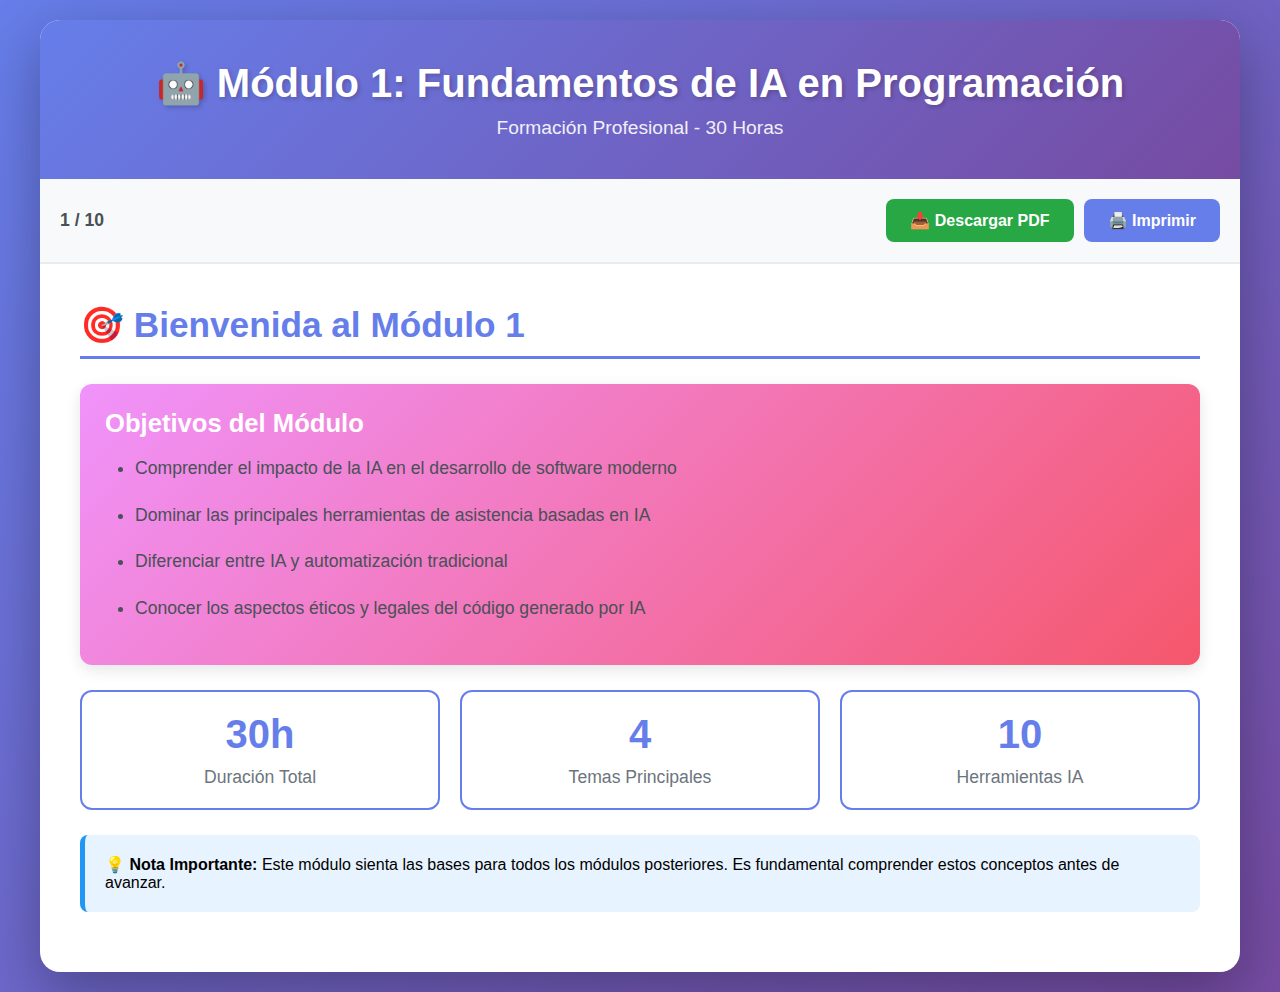
<file: index.html>
<!DOCTYPE html>
<html lang="es">
<head>
    <meta charset="UTF-8">
    <meta name="viewport" content="width=device-width, initial-scale=1.0">
    <title>Módulo 1: Fundamentos de IA en Programación</title>
    
    <link rel="stylesheet" href="css/styles.css">
</head>
<body>
    <div class="container">
        <div class="header">
            <h1>🤖 Módulo 1: Fundamentos de IA en Programación</h1>
            <p>Formación Profesional - 30 Horas</p>
        </div>

        <div class="controls">
            <div class="slide-counter">
                <span id="currentSlide">1</span> / <span id="totalSlides">10</span>
            </div>
            <div class="btn-group">
                <button class="btn-success" onclick="downloadPresentation()">
                    📥 Descargar PDF
                </button>
                <button class="btn-primary" onclick="window.print()">
                    🖨️ Imprimir
                </button>
            </div>
        </div>

        <div class="slides-container">
            <!-- Slide 1: Portada -->
            <div class="slide active">
                <h2>🎯 Bienvenida al Módulo 1</h2>
                <div class="highlight-box">
                    <h3 style="color: white; margin-top: 0;">Objetivos del Módulo</h3>
                    <ul style="margin-bottom: 0;">
                        <li>Comprender el impacto de la IA en el desarrollo de software moderno</li>
                        <li>Dominar las principales herramientas de asistencia basadas en IA</li>
                        <li>Diferenciar entre IA y automatización tradicional</li>
                        <li>Conocer los aspectos éticos y legales del código generado por IA</li>
                    </ul>
                </div>

                <div class="stats-grid">
                    <div class="stat-card">
                        <div class="number">30h</div>
                        <div class="label">Duración Total</div>
                    </div>
                    <div class="stat-card">
                        <div class="number">4</div>
                        <div class="label">Temas Principales</div>
                    </div>
                    <div class="stat-card">
                        <div class="number">10</div>
                        <div class="label">Herramientas IA</div>
                    </div>
                </div>

                <div class="info-box">
                    <strong>💡 Nota Importante:</strong> Este módulo sienta las bases para todos los módulos posteriores. Es fundamental comprender estos conceptos antes de avanzar.
                </div>
            </div>

            <!-- Slide 2: Introducción a la IA -->
            <div class="slide">
                <h2>1️⃣ Introducción a la IA y su Impacto</h2>
                
                <h3>¿Qué es la Inteligencia Artificial?</h3>
                <p>La IA es la capacidad de las máquinas para realizar tareas que normalmente requieren inteligencia humana, como el aprendizaje, el razonamiento y la resolución de problemas.</p>

                <div class="info-box">
                    <h4>Tipos de IA Relevantes para Programadores:</h4>
                    <ul>
                        <li><strong>Machine Learning:</strong> Sistemas que aprenden de datos</li>
                        <li><strong>Deep Learning:</strong> Redes neuronales profundas</li>
                        <li><strong>NLP (Procesamiento de Lenguaje Natural):</strong> Comprensión y generación de texto</li>
                        <li><strong>IA Generativa:</strong> Creación de código, texto e imágenes</li>
                    </ul>
                </div>

                <h3>Impacto en el Desarrollo de Software</h3>
                <div class="stats-grid">
                    <div class="stat-card">
                        <div class="number">55%</div>
                        <div class="label">Desarrolladores usan IA (2024)</div>
                    </div>
                    <div class="stat-card">
                        <div class="number">30-50%</div>
                        <div class="label">Aumento en productividad</div>
                    </div>
                    <div class="stat-card">
                        <div class="number">40%</div>
                        <div class="label">Reducción de tiempo en debugging</div>
                    </div>
                </div>

                <div class="resources-grid">
                    <div class="resource-card">
                        <h4>📺 Video: IA en Desarrollo</h4>
                        <p>Introducción completa al impacto de la IA</p>
                        <a href="https://www.youtube.com/watch?v=JhCl-GeT4jw" target="_blank">Ver en YouTube →</a>
                    </div>
                    <div class="resource-card">
                        <h4>📚 Lectura: Estado del Arte</h4>
                        <p>Informe de GitHub sobre adopción de IA</p>
                        <a href="https://github.blog/ai-and-ml/" target="_blank">Leer más →</a>
                    </div>
                </div>
            </div>

            <!-- Slide 3: GitHub Copilot -->
            <div class="slide">
                <h2>2️⃣ GitHub Copilot - Tu Copiloto de Código</h2>
                
                <div class="tool-showcase">
                    <div class="tool-item">
                        <h4>🚀 GitHub Copilot</h4>
                        <p><strong>Desarrollado por:</strong> GitHub + OpenAI</p>
                        <p><strong>Basado en:</strong> Codex (GPT-3.5/4)</p>
                        <p><strong>Precio:</strong> $10/mes individual, $19/mes Business</p>
                    </div>
                </div>

                <h3>Características Principales</h3>
                <ul>
                    <li><strong>Autocompletado inteligente:</strong> Sugiere líneas completas y bloques de código</li>
                    <li><strong>Comprensión de contexto:</strong> Analiza todo tu archivo y proyecto</li>
                    <li><strong>Multi-lenguaje:</strong> Compatible con Python, JavaScript, TypeScript, Ruby, Go, C++, y más</li>
                    <li><strong>Generación desde comentarios:</strong> Escribe la función basándose en tu descripción</li>
                    <li><strong>Testing automático:</strong> Genera pruebas unitarias</li>
                </ul>

                <div class="success-box">
                    <h4>✅ Casos de Uso Principales:</h4>
                    <ul>
                        <li>Escribir funciones boilerplate rápidamente</li>
                        <li>Completar patrones de código repetitivos</li>
                        <li>Sugerir implementaciones de algoritmos</li>
                        <li>Generar documentación y comentarios</li>
                        <li>Crear pruebas unitarias automáticamente</li>
                    </ul>
                </div>

                <div class="resources-grid">
                    <div class="resource-card">
                        <h4>📺 Tutorial Oficial</h4>
                        <p>Cómo empezar con GitHub Copilot</p>
                        <a href="https://www.youtube.com/watch?v=Ti_3SqJ2dx8" target="_blank">Ver tutorial →</a>
                    </div>
                    <div class="resource-card">
                        <h4>📖 Documentación</h4>
                        <p>Guía completa de GitHub Copilot</p>
                        <a href="https://docs.github.com/en/copilot" target="_blank">Leer docs →</a>
                    </div>
                    <div class="resource-card">
                        <h4>🎓 Curso Gratuito</h4>
                        <p>Aprende a usar Copilot efectivamente</p>
                        <a href="https://github.com/skills/copilot" target="_blank">Comenzar curso →</a>
                    </div>
                </div>
            </div>

            <!-- Slide 4: ChatGPT y OpenAI -->
            <div class="slide">
                <h2>2️⃣ ChatGPT para Programadores</h2>
                
                <div class="tool-showcase">
                    <div class="tool-item">
                        <h4>💬 ChatGPT</h4>
                        <p><strong>Desarrollado por:</strong> OpenAI</p>
                        <p><strong>Modelos:</strong> GPT-3.5 (gratis), GPT-4 (Plus)</p>
                        <p><strong>Precio:</strong> Gratis / $20/mes Plus</p>
                    </div>
                </div>

                <h3>Aplicaciones en Programación</h3>
                <ol>
                    <li><strong>Explicación de código:</strong> Pega código complejo y obtén explicaciones detalladas</li>
                    <li><strong>Debugging:</strong> Describe el error y recibe soluciones</li>
                    <li><strong>Refactorización:</strong> Solicita mejoras en estructura y rendimiento</li>
                    <li><strong>Generación de código:</strong> Describe la funcionalidad que necesitas</li>
                    <li><strong>Conversión entre lenguajes:</strong> Traduce código de Python a JavaScript</li>
                    <li><strong>Aprendizaje:</strong> Pregunta sobre conceptos, patrones y mejores prácticas</li>
                </ol>

                <div class="warning-box">
                    <h4>⚠️ Limitaciones Importantes:</h4>
                    <ul>
                        <li>No tiene acceso a internet (versión base)</li>
                        <li>Conocimiento cortado en fecha específica</li>
                        <li>Puede generar código con errores sutiles</li>
                        <li>No ejecuta ni prueba el código generado</li>
                        <li>Requiere validación humana siempre</li>
                    </ul>
                </div>

                <div class="info-box">
                    <h4>💡 Mejores Prácticas con ChatGPT:</h4>
                    <ul>
                        <li>Sé específico en tus prompts</li>
                        <li>Proporciona contexto completo</li>
                        <li>Pide explicaciones junto con el código</li>
                        <li>Solicita alternativas y comparaciones</li>
                        <li>Valida y prueba todo el código generado</li>
                    </ul>
                </div>

                <div class="resources-grid">
                    <div class="resource-card">
                        <h4>📺 ChatGPT para Devs</h4>
                        <p>Guía completa de uso en programación</p>
                        <a href="https://www.youtube.com/watch?v=VznoKyh6AXs" target="_blank">Ver video →</a>
                    </div>
                    <div class="resource-card">
                        <h4>🎯 Prompts Efectivos</h4>
                        <p>Aprende a hacer mejores preguntas</p>
                        <a href="https://platform.openai.com/docs/guides/prompt-engineering" target="_blank">Guía de prompts →</a>
                    </div>
                </div>
            </div>

            <!-- Slide 5: AWS CodeWhisperer y otras herramientas -->
            <div class="slide">
                <h2>2️⃣ AWS CodeWhisperer y Otras Herramientas</h2>
                
                <div class="tool-showcase">
                    <div class="tool-item">
                        <h4>☁️ AWS CodeWhisperer</h4>
                        <p><strong>Especializado en:</strong> AWS Services</p>
                        <p><strong>Precio:</strong> GRATIS (Individual)</p>
                    </div>
                    <div class="tool-item">
                        <h4>🔷 Tabnine</h4>
                        <p><strong>Enfoque:</strong> Privacidad y seguridad</p>
                        <p><strong>Precio:</strong> Gratis / $12/mes Pro</p>
                    </div>
                </div>

                <h3>Comparativa de Herramientas IA</h3>
                <table class="comparison-table">
                    <thead>
                        <tr>
                            <th>Herramienta</th>
                            <th>Ventajas</th>
                            <th>Ideal Para</th>
                        </tr>
                    </thead>
                    <tbody>
                        <tr>
                            <td><strong>GitHub Copilot</strong></td>
                            <td>Mejor integración con VS Code, más preciso</td>
                            <td>Desarrollo general, proyectos completos</td>
                        </tr>
                        <tr>
                            <td><strong>ChatGPT</strong></td>
                            <td>Conversacional, explicaciones detalladas</td>
                            <td>Aprendizaje, debugging, consultas</td>
                        </tr>
                        <tr>
                            <td><strong>CodeWhisperer</strong></td>
                            <td>Gratis, optimizado para AWS</td>
                            <td>Proyectos AWS, infraestructura cloud</td>
                        </tr>
                        <tr>
                            <td><strong>Tabnine</strong></td>
                            <td>Privacidad, modelo local opcional</td>
                            <td>Empresas con requisitos de seguridad</td>
                        </tr>
                        <tr>
                            <td><strong>Codeium</strong></td>
                            <td>Gratis ilimitado, multilenguaje</td>
                            <td>Estudiantes, proyectos personales</td>
                        </tr>
                    </tbody>
                </table>

                <div class="resources-grid">
                    <div class="resource-card">
                        <h4>🎥 CodeWhisperer Tutorial</h4>
                        <p>Configuración e introducción</p>
                        <a href="https://www.youtube.com/watch?v=rHNMfOK6b_o" target="_blank">Ver tutorial →</a>
                    </div>
                    <div class="resource-card">
                        <h4>📊 Comparativa Completa</h4>
                        <p>Análisis detallado de herramientas</p>
                        <a href="https://github.blog/2023-06-27-the-economic-impact-of-the-ai-powered-developer-lifecycle-and-lessons-from-github-copilot/" target="_blank">Leer análisis →</a>
                    </div>
                </div>
            </div>

            <!-- Slide 6: IA vs Automatización -->
            <div class="slide">
                <h2>3️⃣ IA vs. Automatización Tradicional</h2>
                
                <h3>Diferencias Fundamentales</h3>
                <table class="comparison-table">
                    <thead>
                        <tr>
                            <th>Aspecto</th>
                            <th>Automatización Tradicional</th>
                            <th>Inteligencia Artificial</th>
                        </tr>
                    </thead>
                    <tbody>
                        <tr>
                            <td><strong>Reglas</strong></td>
                            <td>Predefinidas y fijas</td>
                            <td>Aprende de datos y se adapta</td>
                        </tr>
                        <tr>
                            <td><strong>Flexibilidad</strong></td>
                            <td>Limitada a casos programados</td>
                            <td>Maneja situaciones nuevas</td>
                        </tr>
                        <tr>
                            <td><strong>Complejidad</strong></td>
                            <td>Tareas repetitivas simples</td>
                            <td>Problemas complejos y ambiguos</td>
                        </tr>
                        <tr>
                            <td><strong>Mejora</strong></td>
                            <td>Requiere reprogramación manual</td>
                            <td>Mejora con más datos y uso</td>
                        </tr>
                        <tr>
                            <td><strong>Ejemplos</strong></td>
                            <td>Scripts, macros, linters básicos</td>
                            <td>Copilot, análisis de código, predicción</td>
                        </tr>
                    </tbody>
                </table>

                <h3>Sinergias: IA + Automatización</h3>
                <div class="success-box">
                    <h4>🔄 Casos donde se complementan:</h4>
                    <ol>
                        <li><strong>CI/CD Inteligente:</strong> Automatización de pipelines + IA para detectar fallos antes de despliegue</li>
                        <li><strong>Testing Automatizado:</strong> Ejecución automática + IA generando casos de prueba</li>
                        <li><strong>Code Review:</strong> Herramientas automáticas + IA sugiriendo mejoras de calidad</li>
                        <li><strong>Refactorización:</strong> Scripts automáticos + IA optimizando lógica de negocio</li>
                        <li><strong>Documentación:</strong> Generación automática + IA creando descripciones contextuales</li>
                    </ol>
                </div>

                <div class="info-box">
                    <h4>📌 Principio Clave:</h4>
                    <p><strong>La automatización ejecuta tareas predecibles, la IA toma decisiones inteligentes.</strong> Juntas crean flujos de trabajo poderosos donde la automatización maneja la ejecución y la IA aporta inteligencia contextual.</p>
                </div>

                <div class="resources-grid">
                    <div class="resource-card">
                        <h4>📚 Artículo: IA en DevOps</h4>
                        <p>Cómo la IA transforma la automatización</p>
                        <a href="https://www.redhat.com/en/topics/devops/what-is-aiops" target="_blank">Leer más →</a>
                    </div>
                </div>
            </div>

            <!-- Slide 7: Aspectos Éticos Parte 1 -->
            <div class="slide">
                <h2>4️⃣ Aspectos Éticos y Legales (Parte 1)</h2>
                
                <h3>Propiedad Intelectual del Código Generado</h3>
                <div class="warning-box">
                    <h4>⚖️ Preguntas Legales Importantes:</h4>
                    <ul>
                        <li>¿Quién es el autor del código generado por IA?</li>
                        <li>¿Puedo usar código de IA en proyectos comerciales?</li>
                        <li>¿La IA puede infringir licencias de código existente?</li>
                        <li>¿Qué sucede si la IA reproduce código protegido?</li>
                    </ul>
                </div>

                <h3>Marco Legal Actual (2024-2025)</h3>
                <div class="info-box">
                    <h4>🌍 Situación por Región:</h4>
                    <ul>
                        <li><strong>Unión Europea:</strong> AI Act regula el uso de IA, enfoque en transparencia y derechos de autor</li>
                        <li><strong>Estados Unidos:</strong> Casos legales en curso (GitHub Copilot lawsuit), aún sin regulación clara</li>
                        <li><strong>España:</strong> Aplicación del AI Act europeo + normativa nacional en desarrollo</li>
                    </ul>
                </div>

                <h3>Políticas de las Principales Herramientas</h3>
                <table class="comparison-table">
                    <thead>
                        <tr>
                            <th>Herramienta</th>
                            <th>Política de Propiedad</th>
                            <th>Responsabilidad</th>
                        </tr>
                    </thead>
                    <tbody>
                        <tr>
                            <td><strong>GitHub Copilot</strong></td>
                            <td>El código sugerido es tuyo</td>
                            <td>GitHub no asume responsabilidad por infracciones</td>
                        </tr>
                        <tr>
                            <td><strong>OpenAI (ChatGPT)</strong></td>
                            <td>Usuario posee el output generado</td>
                            <td>Usuario responsable del uso legal</td>
                        </tr>
                        <tr>
                            <td><strong>AWS CodeWhisperer</strong></td>
                            <td>Código generado pertenece al usuario</td>
                            <td>AWS ofrece filtro de referencias de código</td>
                        </tr>
                    </tbody>
                </table>

                <div class="resources-grid">
                    <div class="resource-card">
                        <h4>📖 Legislación EU</h4>
                        <p>AI Act - Regulación Europea de IA</p>
                        <a href="https://artificialintelligenceact.eu/" target="_blank">Consultar normativa →</a>
                    </div>
                    <div class="resource-card">
                        <h4>⚖️ Caso GitHub</h4>
                        <p>Demanda colectiva contra Copilot</p>
                        <a href="https://githubcopilotlitigation.com/" target="_blank">Detalles del caso →</a>
                    </div>
                </div>
            </div>

            <!-- Slide 8: Aspectos Éticos Parte 2 -->
            <div class="slide">
                <h2>4️⃣ Aspectos Éticos y Legales (Parte 2)</h2>
                
                <h3>Mejores Prácticas de Uso Responsable</h3>
                <div class="success-box">
                    <h4>✅ Checklist de Ética en IA:</h4>
                    <ul>
                        <li>☑️ Revisar y entender todo código antes de implementarlo</li>
                        <li>☑️ Documentar el origen del código (asistido por IA)</li>
                        <li>☑️ Verificar licencias de código similar generado</li>
                        <li>☑️ No compartir información confidencial con herramientas IA</li>
                        <li>☑️ Realizar pruebas exhaustivas del código generado</li>
                        <li>☑️ Considerar el impacto social del software desarrollado</li>
                        <li>☑️ Mantener habilidades de programación sin dependencia total de IA</li>
                    </ul>
                </div>

                <div class="info-box">
                    <h4>📋 Recomendaciones Empresariales:</h4>
                    <p>Las organizaciones deben establecer políticas claras sobre:</p>
                    <ul>
                        <li>Qué herramientas IA están aprobadas para uso interno</li>
                        <li>Qué tipo de código puede ser compartido con servicios IA</li>
                        <li>Procesos de revisión para código generado por IA</li>
                        <li>Formación obligatoria en uso ético de IA</li>
                        <li>Auditorías periódicas de cumplimiento</li>
                    </ul>
                </div>

                <div class="resources-grid">
                    <div class="resource-card">
                        <h4>📜 Código Ético</h4>
                        <p>Principios de IEEE sobre IA</p>
                        <a href="https://standards.ieee.org/industry-connections/ec/autonomous-systems/" target="_blank">Ver principios →</a>
                    </div>
                    <div class="resource-card">
                        <h4>🔒 Guía de Seguridad</h4>
                        <p>Mejores prácticas de OWASP para IA</p>
                        <a href="https://owasp.org/www-project-ai-security-and-privacy-guide/" target="_blank">Consultar guía →</a>
                    </div>
                </div>
            </div>

            <!-- Slide 9: Ejercicios Prácticos -->
            <div class="slide">
                <h2>🎯 Ejercicios Prácticos del Módulo 1</h2>
                
                <h3>Ejercicio 1: Exploración de Herramientas (2 horas)</h3>
                <div class="info-box">
                    <h4>Objetivo:</h4>
                    <p>Familiarizarse con al menos dos herramientas de IA para programación</p>
                    <h4>Tareas:</h4>
                    <ol>
                        <li>Instalar y configurar GitHub Copilot o CodeWhisperer</li>
                        <li>Crear una cuenta en ChatGPT (si no la tienes)</li>
                        <li>Generar un programa simple usando cada herramienta</li>
                        <li>Comparar resultados y documentar diferencias</li>
                    </ol>
                </div>

                <h3>Ejercicio 2: Análisis Ético (1.5 horas)</h3>
                <div class="warning-box">
                    <h4>Casos de Estudio:</h4>
                    <p>Analiza los siguientes escenarios y determina si el uso de IA es apropiado:</p>
                    <ol>
                        <li>Usar ChatGPT para generar código de un sistema de votación electrónica</li>
                        <li>Compartir código de cliente con GitHub Copilot para debugging</li>
                        <li>Generar automáticamente documentación técnica con IA</li>
                        <li>Usar IA para crear tests de seguridad sin revisión humana</li>
                    </ol>
                    <p><strong>Entrega:</strong> Documento de 1-2 páginas con tu análisis y justificación</p>
                </div>

                <h3>Ejercicio 3: Comparativa Práctica (2 horas)</h3>
                <div class="success-box">
                    <h4>Desafío de Implementación:</h4>
                    <p>Implementa la misma funcionalidad usando tres métodos diferentes:</p>
                    <ol>
                        <li><strong>Manual:</strong> Código escrito completamente por ti</li>
                        <li><strong>Con IA:</strong> Usando GitHub Copilot o similar</li>
                        <li><strong>Híbrido:</strong> Combinando IA + automatización tradicional</li>
                    </ol>
                    <p><strong>Funcionalidad sugerida:</strong> Un validador de formularios con diferentes tipos de campos (email, teléfono, fecha, etc.)</p>
                    <p><strong>Documenta:</strong> Tiempo empleado, líneas de código, dificultades encontradas</p>
                </div>

                <div class="resources-grid">
                    <div class="resource-card">
                        <h4>📝 Plantilla de Entrega</h4>
                        <p>Formato para documentar ejercicios</p>
                        <a href="#" target="_blank">Descargar plantilla →</a>
                    </div>
                </div>
            </div>

            <!-- Slide 10: Resumen y Recursos -->
            <div class="slide">
                <h2>📚 Resumen y Próximos Pasos</h2>
                
                <h3>🎯 Lo que has aprendido</h3>
                <div class="highlight-box">
                    <ul style="margin-bottom: 0;">
                        <li>✅ Fundamentos de IA aplicada a programación</li>
                        <li>✅ Principales herramientas: Copilot, ChatGPT, CodeWhisperer</li>
                        <li>✅ Diferencias entre IA y automatización tradicional</li>
                        <li>✅ Consideraciones éticas y legales del código generado por IA</li>
                        <li>✅ Mejores prácticas de uso responsable</li>
                    </ul>
                </div>

                <h3>📖 Recursos Adicionales Recomendados</h3>
                <div class="resources-grid">
                    <div class="resource-card">
                        <h4>📚 Libro: "AI-Assisted Programming"</h4>
                        <p>Guía completa de GitHub sobre IA en desarrollo</p>
                        <a href="https://github.com/features/copilot" target="_blank">Ver recursos →</a>
                    </div>
                    <div class="resource-card">
                        <h4>🎓 Curso: Prompt Engineering</h4>
                        <p>Aprende a comunicarte efectivamente con IA</p>
                        <a href="https://www.deeplearning.ai/short-courses/chatgpt-prompt-engineering-for-developers/" target="_blank">Acceder curso →</a>
                    </div>
                    <div class="resource-card">
                        <h4>🌐 Comunidad: AI Developers</h4>
                        <p>Foro y recursos compartidos</p>
                        <a href="https://discord.gg/openai" target="_blank">Unirse →</a>
                    </div>
                    <div class="resource-card">
                        <h4>📰 Blog: State of AI</h4>
                        <p>Actualizaciones mensuales del sector</p>
                        <a href="https://www.stateof.ai/" target="_blank">Suscribirse →</a>
                    </div>
                </div>

                <h3>➡️ Próximo Módulo</h3>
                <div class="info-box">
                    <h4>Módulo 2: Herramientas Avanzadas de IA para Desarrollo</h4>
                    <ul>
                        <li>Integración de IA en IDEs y workflows</li>
                        <li>Debugging asistido por IA</li>
                        <li>Generación automática de tests</li>
                        <li>Análisis de código y refactorización inteligente</li>
                    </ul>
                    <p><strong>Duración:</strong> 25 horas</p>
                </div>

                <div class="success-box">
                    <h4>✅ Checklist antes de continuar:</h4>
                    <ul>
                        <li>☑️ Has instalado al menos una herramienta de IA</li>
                        <li>☑️ Has completado los ejercicios prácticos</li>
                        <li>☑️ Comprendes las implicaciones éticas</li>
                        <li>☑️ Estás listo para profundizar en herramientas avanzadas</li>
                    </ul>
                </div>

                <div style="text-align: center; margin-top: 40px; padding: 30px; background: linear-gradient(135deg, #667eea 0%, #764ba2 100%); border-radius: 12px; color: white;">
                    <h2 style="color: white; border: none; margin: 0;">🎉 ¡Felicidades por completar el Módulo 1!</h2>
                    <p style="font-size: 1.2em; margin-top: 15px; color: white;">Has dado el primer paso en tu viaje hacia la programación asistida por IA</p>
                </div>
</file>
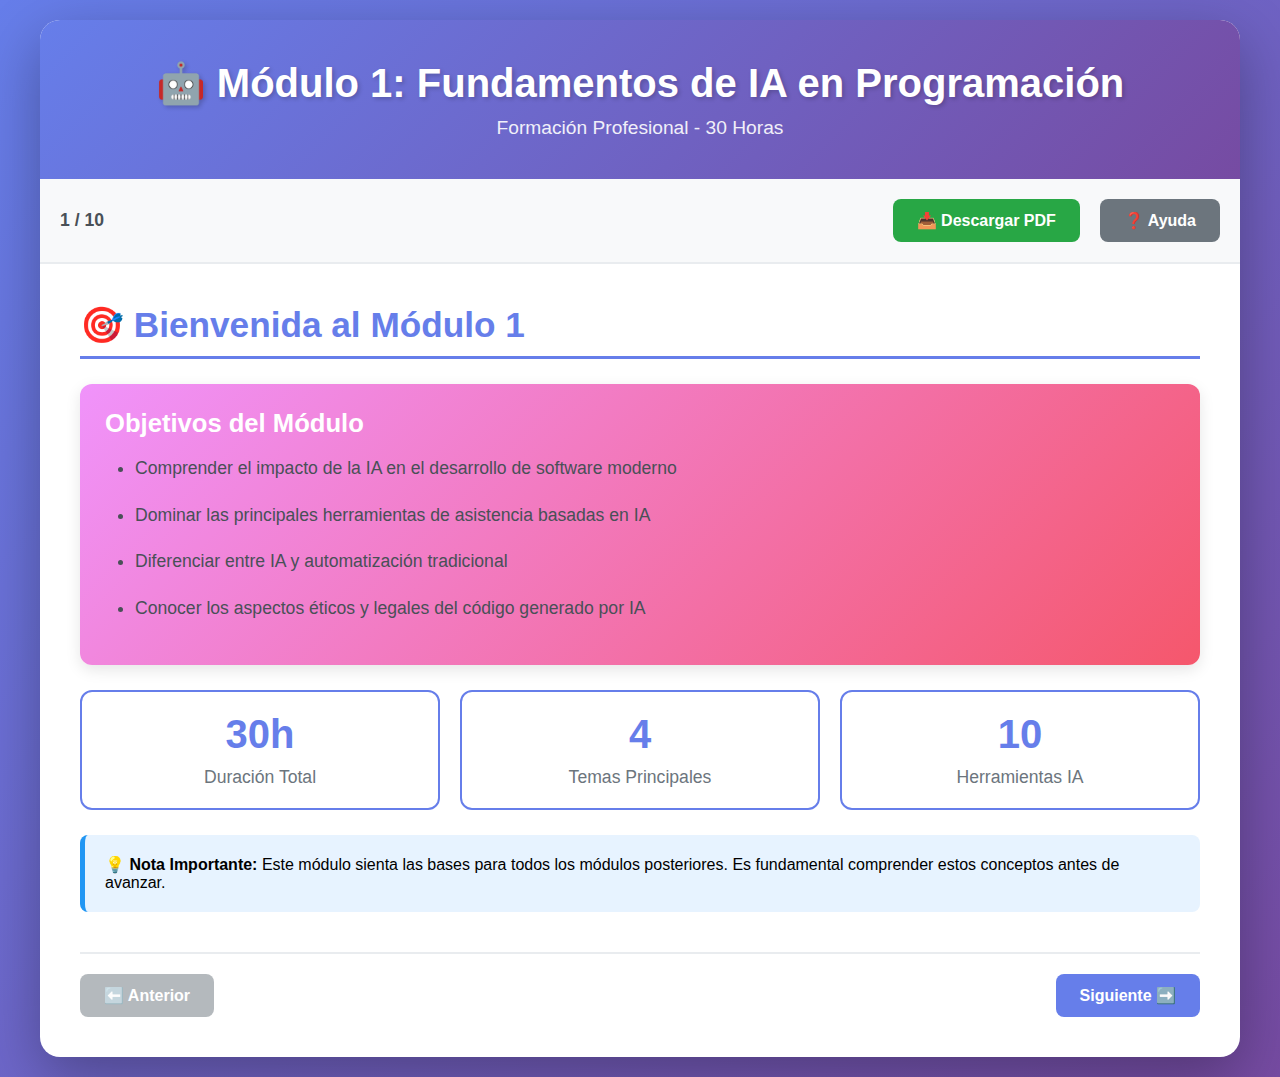
<file: Modulo_1/index.html>
<!DOCTYPE html>
<html lang="es">
<head>
    <meta charset="UTF-8">
    <meta name="viewport" content="width=device-width, initial-scale=1.0">
    <title>Módulo 1: Fundamentos de IA en Programación</title>
    
    <link rel="stylesheet" href="css/styles.css">
</head>
<body>
    <div class="container">
        <div class="header">
            <h1>🤖 Módulo 1: Fundamentos de IA en Programación</h1>
            <p>Formación Profesional - 30 Horas</p>
        </div>

        <div class="controls">
            <div class="slide-counter">
                <span id="currentSlide">1</span> / <span id="totalSlides">10</span>
            </div>
            <div class="btn-group">
                <button class="btn-success" onclick="downloadPresentation()">
                    📥 Descargar PDF
                </button>
                
            </div>
        </div>

        <div class="slides-container">
            <!-- Slide 1: Portada -->
            <div class="slide active">
                <h2>🎯 Bienvenida al Módulo 1</h2>
                <div class="highlight-box">
                    <h3 style="color: white; margin-top: 0;">Objetivos del Módulo</h3>
                    <ul style="margin-bottom: 0;">
                        <li>Comprender el impacto de la IA en el desarrollo de software moderno</li>
                        <li>Dominar las principales herramientas de asistencia basadas en IA</li>
                        <li>Diferenciar entre IA y automatización tradicional</li>
                        <li>Conocer los aspectos éticos y legales del código generado por IA</li>
                    </ul>
                </div>

                <div class="stats-grid">
                    <div class="stat-card">
                        <div class="number">30h</div>
                        <div class="label">Duración Total</div>
                    </div>
                    <div class="stat-card">
                        <div class="number">4</div>
                        <div class="label">Temas Principales</div>
                    </div>
                    <div class="stat-card">
                        <div class="number">10</div>
                        <div class="label">Herramientas IA</div>
                    </div>
                </div>

                <div class="info-box">
                    <strong>💡 Nota Importante:</strong> Este módulo sienta las bases para todos los módulos posteriores. Es fundamental comprender estos conceptos antes de avanzar.
                </div>
            </div>

            <!-- Slide 2: Introducción a la IA -->
            <div class="slide">
                <h2>1️⃣ Introducción a la IA y su Impacto</h2>
                
                <h3>¿Qué es la Inteligencia Artificial?</h3>
                <p>La IA es la capacidad de las máquinas para realizar tareas que normalmente requieren inteligencia humana, como el aprendizaje, el razonamiento y la resolución de problemas.</p>

                <div class="info-box">
                    <h4>Tipos de IA Relevantes para Programadores:</h4>
                    <ul>
                        <li><strong>Machine Learning:</strong> Sistemas que aprenden de datos</li>
                        <li><strong>Deep Learning:</strong> Redes neuronales profundas</li>
                        <li><strong>NLP (Procesamiento de Lenguaje Natural):</strong> Comprensión y generación de texto</li>
                        <li><strong>IA Generativa:</strong> Creación de código, texto e imágenes</li>
                    </ul>
                </div>

                <h3>Impacto en el Desarrollo de Software</h3>
                <div class="stats-grid">
                    <div class="stat-card">
                        <div class="number">55%</div>
                        <div class="label">Desarrolladores usan IA (2024)</div>
                    </div>
                    <div class="stat-card">
                        <div class="number">30-50%</div>
                        <div class="label">Aumento en productividad</div>
                    </div>
                    <div class="stat-card">
                        <div class="number">40%</div>
                        <div class="label">Reducción de tiempo en debugging</div>
                    </div>
                </div>

                <div class="resources-grid">
                    <div class="resource-card">
                        <h4>📺 Video: IA en Desarrollo</h4>
                        <p>Introducción completa al impacto de la IA</p>
                        <a href="https://www.youtube.com/watch?v=JhCl-GeT4jw" target="_blank">Ver en YouTube →</a>
                    </div>
                    <div class="resource-card">
                        <h4>📚 Lectura: Estado del Arte</h4>
                        <p>Informe de GitHub sobre adopción de IA</p>
                        <a href="https://github.blog/ai-and-ml/" target="_blank">Leer más →</a>
                    </div>
                </div>
            </div>

            <!-- Slide 3: GitHub Copilot -->
            <div class="slide">
                <h2>2️⃣ GitHub Copilot - Tu Copiloto de Código</h2>
                
                <div class="tool-showcase">
                    <div class="tool-item">
                        <h4>🚀 GitHub Copilot</h4>
                        <p><strong>Desarrollado por:</strong> GitHub + OpenAI</p>
                        <p><strong>Basado en:</strong> Codex (GPT-3.5/4)</p>
                        <p><strong>Precio:</strong> $10/mes individual, $19/mes Business</p>
                    </div>
                </div>

                <h3>Características Principales</h3>
                <ul>
                    <li><strong>Autocompletado inteligente:</strong> Sugiere líneas completas y bloques de código</li>
                    <li><strong>Comprensión de contexto:</strong> Analiza todo tu archivo y proyecto</li>
                    <li><strong>Multi-lenguaje:</strong> Compatible con Python, JavaScript, TypeScript, Ruby, Go, C++, y más</li>
                    <li><strong>Generación desde comentarios:</strong> Escribe la función basándose en tu descripción</li>
                    <li><strong>Testing automático:</strong> Genera pruebas unitarias</li>
                </ul>

                <div class="success-box">
                    <h4>✅ Casos de Uso Principales:</h4>
                    <ul>
                        <li>Escribir funciones boilerplate rápidamente</li>
                        <li>Completar patrones de código repetitivos</li>
                        <li>Sugerir implementaciones de algoritmos</li>
                        <li>Generar documentación y comentarios</li>
                        <li>Crear pruebas unitarias automáticamente</li>
                    </ul>
                </div>

                <div class="resources-grid">
                    <div class="resource-card">
                        <h4>📺 Tutorial Oficial</h4>
                        <p>Cómo empezar con GitHub Copilot</p>
                        <a href="https://www.youtube.com/watch?v=Ti_3SqJ2dx8" target="_blank">Ver tutorial →</a>
                    </div>
                    <div class="resource-card">
                        <h4>📖 Documentación</h4>
                        <p>Guía completa de GitHub Copilot</p>
                        <a href="https://docs.github.com/en/copilot" target="_blank">Leer docs →</a>
                    </div>
                    <div class="resource-card">
                        <h4>🎓 Curso Gratuito</h4>
                        <p>Aprende a usar Copilot efectivamente</p>
                        <a href="https://github.com/skills/copilot" target="_blank">Comenzar curso →</a>
                    </div>
                </div>
            </div>

            <!-- Slide 4: ChatGPT y OpenAI -->
            <div class="slide">
                <h2>2️⃣ ChatGPT para Programadores</h2>
                
                <div class="tool-showcase">
                    <div class="tool-item">
                        <h4>💬 ChatGPT</h4>
                        <p><strong>Desarrollado por:</strong> OpenAI</p>
                        <p><strong>Modelos:</strong> GPT-3.5 (gratis), GPT-4 (Plus)</p>
                        <p><strong>Precio:</strong> Gratis / $20/mes Plus</p>
                    </div>
                </div>

                <h3>Aplicaciones en Programación</h3>
                <ol>
                    <li><strong>Explicación de código:</strong> Pega código complejo y obtén explicaciones detalladas</li>
                    <li><strong>Debugging:</strong> Describe el error y recibe soluciones</li>
                    <li><strong>Refactorización:</strong> Solicita mejoras en estructura y rendimiento</li>
                    <li><strong>Generación de código:</strong> Describe la funcionalidad que necesitas</li>
                    <li><strong>Conversión entre lenguajes:</strong> Traduce código de Python a JavaScript</li>
                    <li><strong>Aprendizaje:</strong> Pregunta sobre conceptos, patrones y mejores prácticas</li>
                </ol>

                <div class="warning-box">
                    <h4>⚠️ Limitaciones Importantes:</h4>
                    <ul>
                        <li>No tiene acceso a internet (versión base)</li>
                        <li>Conocimiento cortado en fecha específica</li>
                        <li>Puede generar código con errores sutiles</li>
                        <li>No ejecuta ni prueba el código generado</li>
                        <li>Requiere validación humana siempre</li>
                    </ul>
                </div>

                <div class="info-box">
                    <h4>💡 Mejores Prácticas con ChatGPT:</h4>
                    <ul>
                        <li>Sé específico en tus prompts</li>
                        <li>Proporciona contexto completo</li>
                        <li>Pide explicaciones junto con el código</li>
                        <li>Solicita alternativas y comparaciones</li>
                        <li>Valida y prueba todo el código generado</li>
                    </ul>
                </div>

                <div class="resources-grid">
                    <div class="resource-card">
                        <h4>📺 ChatGPT para Devs</h4>
                        <p>Guía completa de uso en programación</p>
                        <a href="https://www.youtube.com/watch?v=VznoKyh6AXs" target="_blank">Ver video →</a>
                    </div>
                    <div class="resource-card">
                        <h4>🎯 Prompts Efectivos</h4>
                        <p>Aprende a hacer mejores preguntas</p>
                        <a href="https://platform.openai.com/docs/guides/prompt-engineering" target="_blank">Guía de prompts →</a>
                    </div>
                </div>
            </div>

            <!-- Slide 5: AWS CodeWhisperer y otras herramientas -->
            <div class="slide">
                <h2>2️⃣ AWS CodeWhisperer y Otras Herramientas</h2>
                
                <div class="tool-showcase">
                    <div class="tool-item">
                        <h4>☁️ AWS CodeWhisperer</h4>
                        <p><strong>Especializado en:</strong> AWS Services</p>
                        <p><strong>Precio:</strong> GRATIS (Individual)</p>
                    </div>
                    <div class="tool-item">
                        <h4>🔷 Tabnine</h4>
                        <p><strong>Enfoque:</strong> Privacidad y seguridad</p>
                        <p><strong>Precio:</strong> Gratis / $12/mes Pro</p>
                    </div>
                </div>

                <h3>Comparativa de Herramientas IA</h3>
                <table class="comparison-table">
                    <thead>
                        <tr>
                            <th>Herramienta</th>
                            <th>Ventajas</th>
                            <th>Ideal Para</th>
                        </tr>
                    </thead>
                    <tbody>
                        <tr>
                            <td><strong>GitHub Copilot</strong></td>
                            <td>Mejor integración con VS Code, más preciso</td>
                            <td>Desarrollo general, proyectos completos</td>
                        </tr>
                        <tr>
                            <td><strong>ChatGPT</strong></td>
                            <td>Conversacional, explicaciones detalladas</td>
                            <td>Aprendizaje, debugging, consultas</td>
                        </tr>
                        <tr>
                            <td><strong>CodeWhisperer</strong></td>
                            <td>Gratis, optimizado para AWS</td>
                            <td>Proyectos AWS, infraestructura cloud</td>
                        </tr>
                        <tr>
                            <td><strong>Tabnine</strong></td>
                            <td>Privacidad, modelo local opcional</td>
                            <td>Empresas con requisitos de seguridad</td>
                        </tr>
                        <tr>
                            <td><strong>Codeium</strong></td>
                            <td>Gratis ilimitado, multilenguaje</td>
                            <td>Estudiantes, proyectos personales</td>
                        </tr>
                    </tbody>
                </table>

                <div class="resources-grid">
                    <div class="resource-card">
                        <h4>🎥 CodeWhisperer Tutorial</h4>
                        <p>Configuración e introducción</p>
                        <a href="https://www.youtube.com/watch?v=rHNMfOK6b_o" target="_blank">Ver tutorial →</a>
                    </div>
                    <div class="resource-card">
                        <h4>📊 Comparativa Completa</h4>
                        <p>Análisis detallado de herramientas</p>
                        <a href="https://github.blog/2023-06-27-the-economic-impact-of-the-ai-powered-developer-lifecycle-and-lessons-from-github-copilot/" target="_blank">Leer análisis →</a>
                    </div>
                </div>
            </div>

            <!-- Slide 6: IA vs Automatización -->
            <div class="slide">
                <h2>3️⃣ IA vs. Automatización Tradicional</h2>
                
                <h3>Diferencias Fundamentales</h3>
                <table class="comparison-table">
                    <thead>
                        <tr>
                            <th>Aspecto</th>
                            <th>Automatización Tradicional</th>
                            <th>Inteligencia Artificial</th>
                        </tr>
                    </thead>
                    <tbody>
                        <tr>
                            <td><strong>Reglas</strong></td>
                            <td>Predefinidas y fijas</td>
                            <td>Aprende de datos y se adapta</td>
                        </tr>
                        <tr>
                            <td><strong>Flexibilidad</strong></td>
                            <td>Limitada a casos programados</td>
                            <td>Maneja situaciones nuevas</td>
                        </tr>
                        <tr>
                            <td><strong>Complejidad</strong></td>
                            <td>Tareas repetitivas simples</td>
                            <td>Problemas complejos y ambiguos</td>
                        </tr>
                        <tr>
                            <td><strong>Mejora</strong></td>
                            <td>Requiere reprogramación manual</td>
                            <td>Mejora con más datos y uso</td>
                        </tr>
                        <tr>
                            <td><strong>Ejemplos</strong></td>
                            <td>Scripts, macros, linters básicos</td>
                            <td>Copilot, análisis de código, predicción</td>
                        </tr>
                    </tbody>
                </table>

                <h3>Sinergias: IA + Automatización</h3>
                <div class="success-box">
                    <h4>🔄 Casos donde se complementan:</h4>
                    <ol>
                        <li><strong>CI/CD Inteligente:</strong> Automatización de pipelines + IA para detectar fallos antes de despliegue</li>
                        <li><strong>Testing Automatizado:</strong> Ejecución automática + IA generando casos de prueba</li>
                        <li><strong>Code Review:</strong> Herramientas automáticas + IA sugiriendo mejoras de calidad</li>
                        <li><strong>Refactorización:</strong> Scripts automáticos + IA optimizando lógica de negocio</li>
                        <li><strong>Documentación:</strong> Generación automática + IA creando descripciones contextuales</li>
                    </ol>
                </div>

                <div class="info-box">
                    <h4>📌 Principio Clave:</h4>
                    <p><strong>La automatización ejecuta tareas predecibles, la IA toma decisiones inteligentes.</strong> Juntas crean flujos de trabajo poderosos donde la automatización maneja la ejecución y la IA aporta inteligencia contextual.</p>
                </div>

                <div class="resources-grid">
                    <div class="resource-card">
                        <h4>📚 Artículo: IA en DevOps</h4>
                        <p>Cómo la IA transforma la automatización</p>
                        <a href="https://www.redhat.com/en/topics/devops/what-is-aiops" target="_blank">Leer más →</a>
                    </div>
                </div>
            </div>

            <!-- Slide 7: Aspectos Éticos Parte 1 -->
            <div class="slide">
                <h2>4️⃣ Aspectos Éticos y Legales (Parte 1)</h2>
                
                <h3>Propiedad Intelectual del Código Generado</h3>
                <div class="warning-box">
                    <h4>⚖️ Preguntas Legales Importantes:</h4>
                    <ul>
                        <li>¿Quién es el autor del código generado por IA?</li>
                        <li>¿Puedo usar código de IA en proyectos comerciales?</li>
                        <li>¿La IA puede infringir licencias de código existente?</li>
                        <li>¿Qué sucede si la IA reproduce código protegido?</li>
                    </ul>
                </div>

                <h3>Marco Legal Actual (2024-2025)</h3>
                <div class="info-box">
                    <h4>🌍 Situación por Región:</h4>
                    <ul>
                        <li><strong>Unión Europea:</strong> AI Act regula el uso de IA, enfoque en transparencia y derechos de autor</li>
                        <li><strong>Estados Unidos:</strong> Casos legales en curso (GitHub Copilot lawsuit), aún sin regulación clara</li>
                        <li><strong>España:</strong> Aplicación del AI Act europeo + normativa nacional en desarrollo</li>
                    </ul>
                </div>

                <h3>Políticas de las Principales Herramientas</h3>
                <table class="comparison-table">
                    <thead>
                        <tr>
                            <th>Herramienta</th>
                            <th>Política de Propiedad</th>
                            <th>Responsabilidad</th>
                        </tr>
                    </thead>
                    <tbody>
                        <tr>
                            <td><strong>GitHub Copilot</strong></td>
                            <td>El código sugerido es tuyo</td>
                            <td>GitHub no asume responsabilidad por infracciones</td>
                        </tr>
                        <tr>
                            <td><strong>OpenAI (ChatGPT)</strong></td>
                            <td>Usuario posee el output generado</td>
                            <td>Usuario responsable del uso legal</td>
                        </tr>
                        <tr>
                            <td><strong>AWS CodeWhisperer</strong></td>
                            <td>Código generado pertenece al usuario</td>
                            <td>AWS ofrece filtro de referencias de código</td>
                        </tr>
                    </tbody>
                </table>

                <div class="resources-grid">
                    <div class="resource-card">
                        <h4>📖 Legislación EU</h4>
                        <p>AI Act - Regulación Europea de IA</p>
                        <a href="https://artificialintelligenceact.eu/" target="_blank">Consultar normativa →</a>
                    </div>
                    <div class="resource-card">
                        <h4>⚖️ Caso GitHub</h4>
                        <p>Demanda colectiva contra Copilot</p>
                        <a href="https://githubcopilotlitigation.com/" target="_blank">Detalles del caso →</a>
                    </div>
                </div>
            </div>

            <!-- Slide 8: Aspectos Éticos Parte 2 -->
            <div class="slide">
                <h2>4️⃣ Aspectos Éticos y Legales (Parte 2)</h2>
                
                <h3>Mejores Prácticas de Uso Responsable</h3>
                <div class="success-box">
                    <h4>✅ Checklist de Ética en IA:</h4>
                    <ul>
                        <li>☑️ Revisar y entender todo código antes de implementarlo</li>
                        <li>☑️ Documentar el origen del código (asistido por IA)</li>
                        <li>☑️ Verificar licencias de código similar generado</li>
                        <li>☑️ No compartir información confidencial con herramientas IA</li>
                        <li>☑️ Realizar pruebas exhaustivas del código generado</li>
                        <li>☑️ Considerar el impacto social del software desarrollado</li>
                        <li>☑️ Mantener habilidades de programación sin dependencia total de IA</li>
                    </ul>
                </div>

                <div class="info-box">
                    <h4>📋 Recomendaciones Empresariales:</h4>
                    <p>Las organizaciones deben establecer políticas claras sobre:</p>
                    <ul>
                        <li>Qué herramientas IA están aprobadas para uso interno</li>
                        <li>Qué tipo de código puede ser compartido con servicios IA</li>
                        <li>Procesos de revisión para código generado por IA</li>
                        <li>Formación obligatoria en uso ético de IA</li>
                        <li>Auditorías periódicas de cumplimiento</li>
                    </ul>
                </div>

                <div class="resources-grid">
                    <div class="resource-card">
                        <h4>📜 Código Ético</h4>
                        <p>Principios de IEEE sobre IA</p>
                        <a href="https://standards.ieee.org/industry-connections/ec/autonomous-systems/" target="_blank">Ver principios →</a>
                    </div>
                    <div class="resource-card">
                        <h4>🔒 Guía de Seguridad</h4>
                        <p>Mejores prácticas de OWASP para IA</p>
                        <a href="https://owasp.org/www-project-ai-security-and-privacy-guide/" target="_blank">Consultar guía →</a>
                    </div>
                </div>
            </div>

            <!-- Slide 9: Ejercicios Prácticos -->
            <div class="slide">
                <h2>🎯 Ejercicios Prácticos del Módulo 1</h2>
                
                <h3>Ejercicio 1: Exploración de Herramientas (2 horas)</h3>
                <div class="info-box">
                    <h4>Objetivo:</h4>
                    <p>Familiarizarse con al menos dos herramientas de IA para programación</p>
                    <h4>Tareas:</h4>
                    <ol>
                        <li>Instalar y configurar GitHub Copilot o CodeWhisperer</li>
                        <li>Crear una cuenta en ChatGPT (si no la tienes)</li>
                        <li>Generar un programa simple usando cada herramienta</li>
                        <li>Comparar resultados y documentar diferencias</li>
                    </ol>
                </div>

                <h3>Ejercicio 2: Análisis Ético (1.5 horas)</h3>
                <div class="warning-box">
                    <h4>Casos de Estudio:</h4>
                    <p>Analiza los siguientes escenarios y determina si el uso de IA es apropiado:</p>
                    <ol>
                        <li>Usar ChatGPT para generar código de un sistema de votación electrónica</li>
                        <li>Compartir código de cliente con GitHub Copilot para debugging</li>
                        <li>Generar automáticamente documentación técnica con IA</li>
                        <li>Usar IA para crear tests de seguridad sin revisión humana</li>
                    </ol>
                    <p><strong>Entrega:</strong> Documento de 1-2 páginas con tu análisis y justificación</p>
                </div>

                <h3>Ejercicio 3: Comparativa Práctica (2 horas)</h3>
                <div class="success-box">
                    <h4>Desafío de Implementación:</h4>
                    <p>Implementa la misma funcionalidad usando tres métodos diferentes:</p>
                    <ol>
                        <li><strong>Manual:</strong> Código escrito completamente por ti</li>
                        <li><strong>Con IA:</strong> Usando GitHub Copilot o similar</li>
                        <li><strong>Híbrido:</strong> Combinando IA + automatización tradicional</li>
                    </ol>
                    <p><strong>Funcionalidad sugerida:</strong> Un validador de formularios con diferentes tipos de campos (email, teléfono, fecha, etc.)</p>
                    <p><strong>Documenta:</strong> Tiempo empleado, líneas de código, dificultades encontradas</p>
                </div>

                <div class="resources-grid">
                    <div class="resource-card">
                        <h4>📝 Plantilla de Entrega</h4>
                        <p>Formato para documentar ejercicios</p>
                        <a href="#" target="_blank">Descargar plantilla →</a>
                    </div>
                </div>
            </div>

            <!-- Slide 10: Resumen y Recursos -->
            <div class="slide">
                <h2>📚 Resumen y Próximos Pasos</h2>
                
                <h3>🎯 Lo que has aprendido</h3>
                <div class="highlight-box">
                    <ul style="margin-bottom: 0;">
                        <li>✅ Fundamentos de IA aplicada a programación</li>
                        <li>✅ Principales herramientas: Copilot, ChatGPT, CodeWhisperer</li>
                        <li>✅ Diferencias entre IA y automatización tradicional</li>
                        <li>✅ Consideraciones éticas y legales del código generado por IA</li>
                        <li>✅ Mejores prácticas de uso responsable</li>
                    </ul>
                </div>

                <h3>📖 Recursos Adicionales Recomendados</h3>
                <div class="resources-grid">
                    <div class="resource-card">
                        <h4>📚 Libro: "AI-Assisted Programming"</h4>
                        <p>Guía completa de GitHub sobre IA en desarrollo</p>
                        <a href="https://github.com/features/copilot" target="_blank">Ver recursos →</a>
                    </div>
                    <div class="resource-card">
                        <h4>🎓 Curso: Prompt Engineering</h4>
                        <p>Aprende a comunicarte efectivamente con IA</p>
                        <a href="https://www.deeplearning.ai/short-courses/chatgpt-prompt-engineering-for-developers/" target="_blank">Acceder curso →</a>
                    </div>
                    <div class="resource-card">
                        <h4>🌐 Comunidad: AI Developers</h4>
                        <p>Foro y recursos compartidos</p>
                        <a href="https://discord.gg/openai" target="_blank">Unirse →</a>
                    </div>
                    <div class="resource-card">
                        <h4>📰 Blog: State of AI</h4>
                        <p>Actualizaciones mensuales del sector</p>
                        <a href="https://www.stateof.ai/" target="_blank">Suscribirse →</a>
                    </div>
                </div>

                <h3>➡️ Próximo Módulo</h3>
                <div class="info-box">
                    <h4>Módulo 2: Herramientas Avanzadas de IA para Desarrollo</h4>
                    <ul>
                        <li>Integración de IA en IDEs y workflows</li>
                        <li>Debugging asistido por IA</li>
                        <li>Generación automática de tests</li>
                        <li>Análisis de código y refactorización inteligente</li>
                    </ul>
                    <p><strong>Duración:</strong> 25 horas</p>
                </div>

                <div class="success-box">
                    <h4>✅ Checklist antes de continuar:</h4>
                    <ul>
                        <li>☑️ Has instalado al menos una herramienta de IA</li>
                        <li>☑️ Has completado los ejercicios prácticos</li>
                        <li>☑️ Comprendes las implicaciones éticas</li>
                        <li>☑️ Estás listo para profundizar en herramientas avanzadas</li>
                    </ul>
                </div>

                <div style="text-align: center; margin-top: 40px; padding: 30px; background: linear-gradient(135deg, #667eea 0%, #764ba2 100%); border-radius: 12px; color: white;">
                    <h2 style="color: white; border: none; margin: 0;">🎉 ¡Felicidades por completar el Módulo 1!</h2>
                    <p style="font-size: 1.2em; margin-top: 15px; color: white;">Has dado el primer paso en tu viaje hacia la programación asistida por IA</p>
                </div>
                </div>
        </div>
    </div>

    <script src="js/script.js"></script>
</body>
</html>
</file>
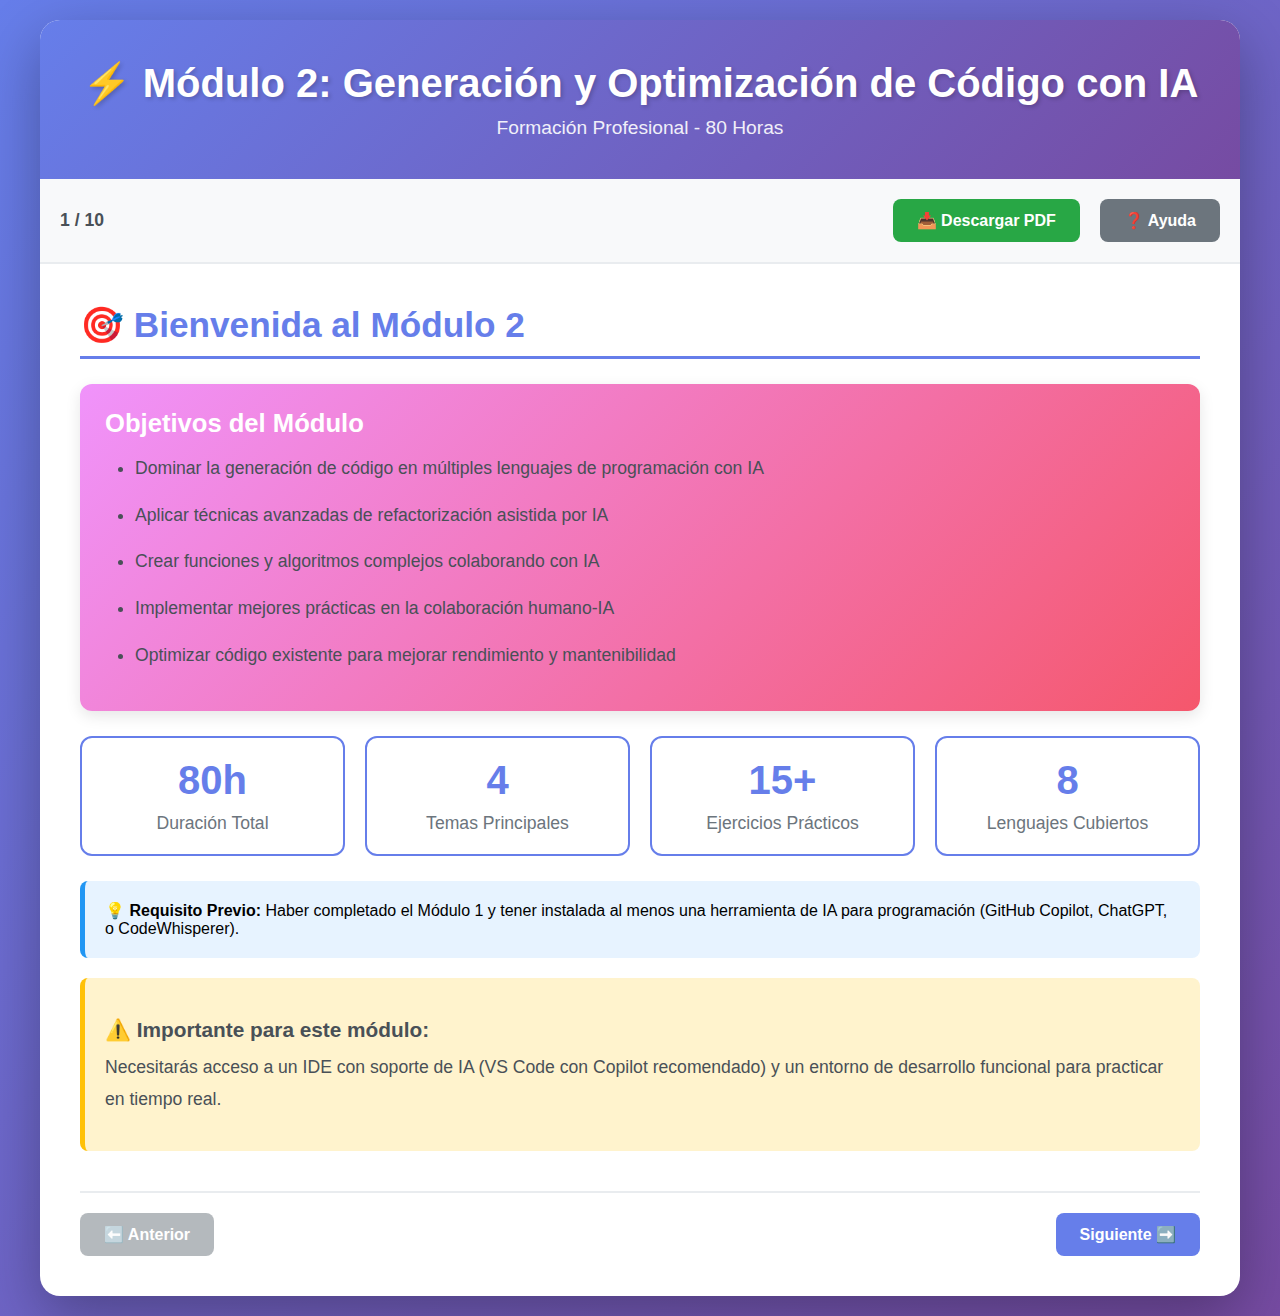
<file: Modulo_2/index.html>
<!DOCTYPE html>
<html lang="es">
<head>
    <meta charset="UTF-8">
    <meta name="viewport" content="width=device-width, initial-scale=1.0">
    <title>Módulo 2: Generación y Optimización de Código con IA</title>
    <link rel="stylesheet" href="css/styles.css">
</head>
<body>
    <div class="container">
        <div class="header">
            <h1>⚡ Módulo 2: Generación y Optimización de Código con IA</h1>
            <p>Formación Profesional - 80 Horas</p>
        </div>

        <div class="controls">
            <div class="slide-counter">
                <span id="currentSlide">1</span> / <span id="totalSlides">10</span>
            </div>
            <div class="btn-group">
                <button class="btn-success" onclick="downloadPresentation()">
                    📥 Descargar PDF
                </button>
            </div>
        </div>

        <div class="slides-container">
            <!-- Slide 1: Portada -->
            <div class="slide active">
                <h2>🎯 Bienvenida al Módulo 2</h2>
                <div class="highlight-box">
                    <h3 style="color: white; margin-top: 0;">Objetivos del Módulo</h3>
                    <ul style="margin-bottom: 0;">
                        <li>Dominar la generación de código en múltiples lenguajes de programación con IA</li>
                        <li>Aplicar técnicas avanzadas de refactorización asistida por IA</li>
                        <li>Crear funciones y algoritmos complejos colaborando con IA</li>
                        <li>Implementar mejores prácticas en la colaboración humano-IA</li>
                        <li>Optimizar código existente para mejorar rendimiento y mantenibilidad</li>
                    </ul>
                </div>

                <div class="stats-grid">
                    <div class="stat-card">
                        <div class="number">80h</div>
                        <div class="label">Duración Total</div>
                    </div>
                    <div class="stat-card">
                        <div class="number">4</div>
                        <div class="label">Temas Principales</div>
                    </div>
                    <div class="stat-card">
                        <div class="number">15+</div>
                        <div class="label">Ejercicios Prácticos</div>
                    </div>
                    <div class="stat-card">
                        <div class="number">8</div>
                        <div class="label">Lenguajes Cubiertos</div>
                    </div>
                </div>

                <div class="info-box">
                    <strong>💡 Requisito Previo:</strong> Haber completado el Módulo 1 y tener instalada al menos una herramienta de IA para programación (GitHub Copilot, ChatGPT, o CodeWhisperer).
                </div>

                <div class="warning-box">
                    <h4>⚠️ Importante para este módulo:</h4>
                    <p>Necesitarás acceso a un IDE con soporte de IA (VS Code con Copilot recomendado) y un entorno de desarrollo funcional para practicar en tiempo real.</p>
                </div>
            </div>

            <!-- Slide 2: Generación de Código Multi-lenguaje -->
            <div class="slide">
                <h2>1️⃣ Generación de Código en Distintos Lenguajes</h2>
                
                <h3>🌎 Lenguajes Soportados por las Principales Herramientas IA</h3>
                <div class="info-box">
                    <p>Las herramientas modernas de IA soportan más de 40 lenguajes de programación. Los más utilizados incluyen:</p>
                    <ul>
                        <li><strong>Python:</strong> Excelente soporte, ideal para data science, backend y scripting</li>
                        <li><strong>JavaScript/TypeScript:</strong> Perfecto para desarrollo web frontend y Node.js</li>
                        <li><strong>Java:</strong> Muy bueno para aplicaciones empresariales y Android</li>
                        <li><strong>C#:</strong> Óptimo para .NET y desarrollo de juegos con Unity</li>
                        <li><strong>C/C++:</strong> Ideal para sistemas de bajo nivel y rendimiento</li>
                        <li><strong>Go:</strong> Excelente para microservicios y sistemas distribuidos</li>
                        <li><strong>Rust:</strong> Perfecto para sistemas seguros y de alto rendimiento</li>
                        <li><strong>PHP:</strong> Muy útil para desarrollo web tradicional</li>
                    </ul>
                </div>

                <h3>🎯 Estrategias para Generar Código Efectivamente</h3>
                <table class="comparison-table">
                    <thead>
                        <tr>
                            <th>Estrategia</th>
                            <th>Descripción</th>
                            <th>Ejemplo de Prompt</th>
                        </tr>
                    </thead>
                    <tbody>
                        <tr>
                            <td><strong>Especificación Clara</strong></td>
                            <td>Define exactamente qué necesitas con detalles técnicos</td>
                            <td>"Crea una función en Python que valide emails usando regex y retorne True/False"</td>
                        </tr>
                        <tr>
                            <td><strong>Contexto del Proyecto</strong></td>
                            <td>Proporciona información sobre frameworks y versiones</td>
                            <td>"Usando React 18 y TypeScript, crea un hook personalizado para fetch de datos con loading state"</td>
                        </tr>
                        <tr>
                            <td><strong>Ejemplos de Entrada/Salida</strong></td>
                            <td>Muestra casos de uso específicos</td>
                            <td>"Función que reciba [1,2,3] y retorne 6 (suma de elementos)"</td>
                        </tr>
                        <tr>
                            <td><strong>Restricciones Técnicas</strong></td>
                            <td>Especifica limitaciones de memoria, tiempo, dependencias</td>
                            <td>"Implementa búsqueda binaria en Go sin usar bibliotecas externas, O(log n)"</td>
                        </tr>
                        <tr>
                            <td><strong>Estilo de Código</strong></td>
                            <td>Define convenciones y patrones a seguir</td>
                            <td>"Usando clean code y SOLID, crea una clase UserService en Java con inyección de dependencias"</td>
                        </tr>
                    </tbody>
                </table>

                <div class="resources-grid">
                    <div class="resource-card">
                        <h4>📺 Tutorial: Code Generation</h4>
                        <p>Técnicas avanzadas de generación con Copilot</p>
                        <a href="https://www.youtube.com/watch?v=hPVatUSvZq0" target="_blank">Ver tutorial →</a>
                    </div>
                    <div class="resource-card">
                        <h4>📚 Guía: Multi-language AI</h4>
                        <p>Mejores prácticas por lenguaje de programación</p>
                        <a href="https://docs.github.com/en/copilot/using-github-copilot/getting-started-with-github-copilot" target="_blank">Leer guía →</a>
                    </div>
                    <div class="resource-card">
                        <h4>🎓 Curso: AI Code Generation</h4>
                        <p>Curso completo de Google sobre generación de código</p>
                        <a href="https://www.coursera.org/learn/introduction-to-generative-ai" target="_blank">Acceder →</a>
                    </div>
                </div>
            </div>

            <!-- Slide 3: Técnicas Avanzadas de Generación -->
            <div class="slide">
                <h2>1️⃣ Técnicas Avanzadas de Generación de Código</h2>
                
                <h3>🔄 Generación Iterativa: Del Concepto al Código Completo</h3>
                <div class="success-box">
                    <h4>Proceso de 4 Pasos para Código Complejo:</h4>
                    <ol>
                        <li><strong>Paso 1 - Estructura Base:</strong> "Crea la estructura básica de una API REST en Node.js con Express"</li>
                        <li><strong>Paso 2 - Agregar Funcionalidad:</strong> "Añade autenticación JWT a la API anterior"</li>
                        <li><strong>Paso 3 - Manejo de Errores:</strong> "Implementa middleware de manejo de errores centralizado"</li>
                        <li><strong>Paso 4 - Optimización:</strong> "Agrega caché con Redis para las consultas más frecuentes"</li>
                    </ol>
                </div>

                <h3>💡 Patrones de Prompts Efectivos por Lenguaje</h3>
                
                <div class="tool-showcase">
                    <div class="tool-item">
                        <h4>🐍 Python</h4>
                        <p><strong>Prompt Ideal:</strong> "Crea una clase Python con type hints, docstrings y validación de datos usando Pydantic"</p>
                        <p><strong>Mejor Para:</strong> Data science, ML, backend, scripting</p>
                    </div>
                    <div class="tool-item">
                        <h4>⚛️ React/TypeScript</h4>
                        <p><strong>Prompt Ideal:</strong> "Genera un componente React funcional con TypeScript, props interface, y hooks useState/useEffect"</p>
                        <p><strong>Mejor Para:</strong> Frontend web moderno, SPAs</p>
                    </div>
                    <div class="tool-item">
                        <h4>☕ Java</h4>
                        <p><strong>Prompt Ideal:</strong> "Implementa un service en Java Spring Boot con @Service, manejo de excepciones y logging"</p>
                        <p><strong>Mejor Para:</strong> Aplicaciones empresariales, microservicios</p>
                    </div>
                </div>

                <h3>⚡ Trucos para Acelerar el Desarrollo</h3>
                <div class="info-box">
                    <h4>Comentarios que Generan Código Automáticamente:</h4>
                    <ul>
                        <li><strong>// TODO: Función que...</strong> → La IA genera la implementación completa</li>
                        <li><strong>/* API endpoint para obtener usuarios activos */</strong> → Genera toda la ruta Express/FastAPI</li>
                        <li><strong>/// &lt;summary&gt;Valida formato de email&lt;/summary&gt;</strong> → Crea función con validación en C#</li>
                        <li><strong># Clase que maneja conexión a base de datos PostgreSQL</strong> → Genera clase completa en Python</li>
                    </ul>
                </div>

                <div class="warning-box">
                    <h4>🚫 Errores Comunes al Generar Código:</h4>
                    <ul>
                        <li><strong>Prompts vagos:</strong> "Crea una función" → ❌ Muy genérico</li>
                        <li><strong>Sin especificar versión:</strong> Puede generar código obsoleto</li>
                        <li><strong>Ignorar el contexto:</strong> No mencionar el resto del proyecto</li>
                        <li><strong>Aceptar sin revisar:</strong> SIEMPRE revisa la lógica y seguridad</li>
                        <li><strong>No validar dependencias:</strong> Puede sugerir bibliotecas inexistentes</li>
                    </ul>
                </div>

                <div class="resources-grid">
                    <div class="resource-card">
                        <h4>📖 Documentación: Copilot Best Practices</h4>
                        <p>Guía oficial de mejores prácticas de GitHub</p>
                        <a href="https://github.blog/2023-06-20-how-to-write-better-prompts-for-github-copilot/" target="_blank">Leer más →</a>
                    </div>
                    <div class="resource-card">
                        <h4>🎬 Video: Advanced Prompts</h4>
                        <p>Técnicas avanzadas de prompting para código</p>
                        <a href="https://www.youtube.com/watch?v=1qs6QKk0DVc" target="_blank">Ver video →</a>
                    </div>
                </div>
            </div>

            <!-- Slide 4: Refactorización con IA -->
            <div class="slide">
                <h2>2️⃣ Refactorización y Mejora de Código Existente</h2>
                
                <h3>🔧 ¿Qué es la Refactorización?</h3>
                <p>La refactorización es el proceso de reestructurar código existente sin cambiar su comportamiento externo, mejorando su legibilidad, mantenibilidad y rendimiento.</p>

                <h3>🎯 Tipos de Refactorización con IA</h3>
                <table class="comparison-table">
                    <thead>
                        <tr>
                            <th>Tipo</th>
                            <th>Objetivo</th>
                            <th>Ejemplo de Prompt</th>
                        </tr>
                    </thead>
                    <tbody>
                        <tr>
                            <td><strong>Simplificación</strong></td>
                            <td>Reducir complejidad ciclomática</td>
                            <td>"Simplifica esta función eliminando anidación innecesaria"</td>
                        </tr>
                        <tr>
                            <td><strong>Modularización</strong></td>
                            <td>Dividir código en funciones más pequeñas</td>
                            <td>"Divide esta función de 200 líneas en funciones más pequeñas con responsabilidad única"</td>
                        </tr>
                        <tr>
                            <td><strong>Nomenclatura</strong></td>
                            <td>Mejorar nombres de variables y funciones</td>
                            <td>"Renombra variables con nombres más descriptivos siguiendo convenciones"</td>
                        </tr>
                        <tr>
                            <td><strong>Optimización</strong></td>
                            <td>Mejorar eficiencia del algoritmo</td>
                            <td>"Optimiza este código de O(n²) a O(n log n)"</td>
                        </tr>
                        <tr>
                            <td><strong>Patrones de Diseño</strong></td>
                            <td>Aplicar design patterns</td>
                            <td>"Refactoriza usando el patrón Strategy para eliminar condicionales"</td>
                        </tr>
                        <tr>
                            <td><strong>Código Legacy</strong></td>
                            <td>Modernizar código antiguo</td>
                            <td>"Moderniza este código jQuery a React hooks"</td>
                        </tr>
                    </tbody>
                </table>

                <h3>✅ Workflow de Refactorización con IA</h3>
                <div class="highlight-box">
                    <h4 style="color: white; margin-top: 0;">Proceso Paso a Paso:</h4>
                    <ol style="margin-bottom: 0;">
                        <li><strong>Análisis Inicial:</strong> "Analiza este código e identifica code smells y áreas de mejora"</li>
                        <li><strong>Planificación:</strong> "Sugiere un plan de refactorización priorizado por impacto"</li>
                        <li><strong>Ejecución Gradual:</strong> Refactoriza por partes, probando después de cada cambio</li>
                        <li><strong>Validación:</strong> "Genera tests unitarios para verificar que el comportamiento no cambió"</li>
                        <li><strong>Documentación:</strong> "Actualiza la documentación explicando los cambios realizados"</li>
                    </ol>
                </div>

                <div class="success-box">
                    <h4>🏆 Mejores Prácticas de Refactorización:</h4>
                    <ul>
                        <li>✅ <strong>Tests primero:</strong> Asegúrate de tener tests antes de refactorizar</li>
                        <li>✅ <strong>Cambios pequeños:</strong> Refactoriza en incrementos, no todo a la vez</li>
                        <li>✅ <strong>Commits frecuentes:</strong> Commit después de cada refactor exitoso</li>
                        <li>✅ <strong>Revisión de código:</strong> Pide a la IA que revise el código refactorizado</li>
                        <li>✅ <strong>Medición:</strong> Compara métricas antes/después (complejidad, líneas, rendimiento)</li>
                    </ul>
                </div>

                <div class="resources-grid">
                    <div class="resource-card">
                        <h4>📚 Libro: Refactoring</h4>
                        <p>Clásico de Martin Fowler (ahora con ejemplos IA)</p>
                        <a href="https://refactoring.com/" target="_blank">Visitar sitio →</a>
                    </div>
                    <div class="resource-card">
                        <h4>🎥 Video: AI Refactoring</h4>
                        <p>Refactorización práctica con GitHub Copilot</p>
                        <a href="https://www.youtube.com/watch?v=jXp5D5ZnN7g" target="_blank">Ver demo →</a>
                    </div>
                    <div class="resource-card">
                        <h4>🛠️ Tool: SonarQube + AI</h4>
                        <p>Análisis estático potenciado con IA</p>
                        <a href="https://www.sonarsource.com/products/sonarqube/" target="_blank">Explorar →</a>
                    </div>
                </div>
            </div>

            <!-- Slide 5: Ejemplos Prácticos de Refactorización -->
            <div class="slide">
                <h2>2️⃣ Ejemplos Prácticos de Refactorización</h2>
                
                <h3>📝 Caso 1: Simplificación de Condicionales</h3>
                <div class="info-box">
                    <h4>❌ Código Original (Problemático):</h4>
                    <pre style="background: #f5f5f5; padding: 15px; border-radius: 8px; overflow-x: auto;"><code>function getUserDiscount(user) {
    if (user.isPremium) {
        if (user.yearsActive > 5) {
            return 0.30;
        } else if (user.yearsActive > 2) {
            return 0.20;
        } else {
            return 0.10;
        }
    } else {
        if (user.totalPurchases > 100) {
            return 0.05;
        } else {
            return 0;
        }
    }
}</code></pre>
                    
                    <h4>✅ Código Refactorizado con IA:</h4>
                    <pre style="background: #f5f5f5; padding: 15px; border-radius: 8px; overflow-x: auto;"><code>function getUserDiscount(user) {
    const PREMIUM_DISCOUNTS = { long: 0.30, mid: 0.20, new: 0.10 };
    const STANDARD_DISCOUNT = 0.05;
    
    if (user.isPremium) {
        if (user.yearsActive > 5) return PREMIUM_DISCOUNTS.long;
        if (user.yearsActive > 2) return PREMIUM_DISCOUNTS.mid;
        return PREMIUM_DISCOUNTS.new;
    }
    
    return user.totalPurchases > 100 ? STANDARD_DISCOUNT : 0;
}</code></pre>
                    <p><strong>Mejoras:</strong> Menos anidación, constantes semánticas, early returns, más legible</p>
                </div>

                <h3>⚡ Caso 2: Optimización de Rendimiento</h3>
                <div class="warning-box">
                    <h4>❌ Código Original (O(n²) - Ineficiente):</h4>
                    <pre style="background: #f5f5f5; padding: 15px; border-radius: 8px; overflow-x: auto;"><code>def find_duplicates(arr):
    duplicates = []
    for i in range(len(arr)):
        for j in range(i + 1, len(arr)):
            if arr[i] == arr[j] and arr[i] not in duplicates:
                duplicates.append(arr[i])
    return duplicates</code></pre>
                    
                    <h4>✅ Código Optimizado con IA (O(n)):</h4>
                    <pre style="background: #f5f5f5; padding: 15px; border-radius: 8px; overflow-x: auto;"><code>def find_duplicates(arr):
    seen = set()
    duplicates = set()
    
    for item in arr:
        if item in seen:
            duplicates.add(item)
        else:
            seen.add(item)
    
    return list(duplicates)</code></pre>
                    <p><strong>Mejoras:</strong> Complejidad de O(n²) a O(n), uso de sets para búsqueda O(1), mucho más rápido</p>
                </div>

                <h3>🎨 Caso 3: Aplicación de Patrones de Diseño</h3>
                <div class="success-box">
                    <h4>Prompt para la IA:</h4>
                    <p>"Refactoriza este código aplicando el patrón Factory para la creación de objetos"</p>
                    
                    <h4>Resultado: Código más mantenible y extensible</h4>
                    <ul>
                        <li>✅ Separación de responsabilidades</li>
                        <li>✅ Fácil agregar nuevos tipos sin modificar código existente</li>
                        <li>✅ Cumple con Open/Closed Principle (SOLID)</li>
                        <li>✅ Testeable e inyectable</li>
                    </ul>
                </div>

                <div class="resources-grid">
                    <div class="resource-card">
                        <h4>💻 Repositorio: Code Examples</h4>
                        <p>Ejemplos de refactorización de código</p>
                        <a href="https://github.com/refactoring-guru/refactoring-examples" target="_blank">Ver en GitHub →</a>
                    </div>
                    <div class="resource-card">
                        <h4>🎓 Ejercicios Interactivos</h4>
                        <p>Practica refactorización con feedback IA</p>
                        <a href="https://refactoring.guru/refactoring/catalog" target="_blank">Practicar →</a>
                    </div>
                </div>
            </div>

            <!-- Slide 6: Creación de Funciones y Algoritmos -->
            <div class="slide">
                <h2>3️⃣ Creación de Funciones y Algoritmos con IA</h2>
                
                <h3>🧮 Generación de Algoritmos Complejos</h3>
                <p>La IA puede ayudarte a implementar algoritmos complejos que normalmente tomarían horas de investigación y depuración.</p>

                <div class="tool-showcase">
                    <div class="tool-item">
                        <h4>🔍 Algoritmos de Búsqueda</h4>
                        <p>Búsqueda binaria, DFS, BFS, A*, Dijkstra</p>
                        <p><strong>Prompt:</strong> "Implementa búsqueda A* en Python para encontrar el camino más corto en un grafo"</p>
                    </div>
                    <div class="tool-item">
                        <h4>📊 Ordenamiento</h4>
                        <p>QuickSort, MergeSort, HeapSort, RadixSort</p>
                        <p><strong>Prompt:</strong> "Crea QuickSort en Java con complejidad O(n log n) promedio"</p>
                    </div>
                    <div class="tool-item">
                        <h4>🌳 Estructuras de Datos</h4>
                        <p>Árboles, Grafos, Heaps, Tries</p>
                        <p><strong>Prompt:</strong> "Implementa un Trie en TypeScript para autocompletado de palabras"</p>
                    </div>
                </div>

                <h3>💡 Estrategia de 3 Niveles para Crear Funciones</h3>
                <table class="comparison-table">
                    <thead>
                        <tr>
                            <th>Nivel</th>
                            <th>Enfoque</th>
                            <th>Cuándo Usarlo</th>
                        </tr>
                    </thead>
                    <tbody>
                        <tr>
                            <td><strong>Nivel 1: Básico</strong></td>
                            <td>Descripción simple de la funcionalidad</td>
                            <td>Funciones simples y directas (validaciones, conversiones)</td>
                        </tr>
                        <tr>
                            <td><strong>Nivel 2: Detallado</strong></td>
                            <td>Especificación con inputs/outputs y casos edge</td>
                            <td>Lógica de negocio, procesamiento de datos</td>
                        </tr>
                        <tr>
                            <td><strong>Nivel 3: Arquitectónico</strong></td>
                            <td>Diseño completo con patrones y restricciones</td>
                            <td>Sistemas complejos, microservicios, APIs completas</td>
                        </tr>
                    </tbody>
                </table>

                <h3>🎯 Ejemplos de Prompts por Complejidad</h3>
                <div class="info-box">
                    <h4>Nivel 1 - Funciones Simples:</h4>
                    <ul>
                        <li>"Función que capitalice la primera letra de cada palabra"</li>
                        <li>"Validador de números de tarjeta de crédito usando algoritmo de Luhn"</li>
                        <li>"Convertidor de temperatura Celsius a Fahrenheit"</li>
                    </ul>
                </div>

                <div class="warning-box">
                    <h4>Nivel 2 - Lógica Compleja:</h4>
                    <ul>
                        <li>"Función que procese un array de transacciones y calcule balance, considerando diferentes tipos de moneda con tasas de conversión"</li>
                        <li>"Parser de expresiones matemáticas que soporte paréntesis, operadores y variables"</li>
                        <li>"Sistema de permisos con roles jerárquicos y herencia de permisos"</li>
                    </ul>
                </div>

                <div class="highlight-box">
                    <h4 style="color: white; margin-top: 0;">Nivel 3 - Sistemas Completos:</h4>
                    <ul style="margin-bottom: 0;">
                        <li>"Diseña un sistema de caché distribuido con estrategia LRU, replicación y failover automático en Go"</li>
                        <li>"Implementa un rate limiter usando token bucket algorithm con soporte para múltiples clientes"</li>
                        <li>"Crea un motor de recomendaciones basado en filtrado colaborativo con matriz de factorización"</li>
                    </ul>
                </div>

                <div class="resources-grid">
                    <div class="resource-card">
                        <h4>📖 Algorithms Visualizer</h4>
                        <p>Visualiza cómo funcionan los algoritmos</p>
                        <a href="https://algorithm-visualizer.org/" target="_blank">Explorar →</a>
                    </div>
                    <div class="resource-card">
                        <h4>💻 LeetCode + AI</h4>
                        <p>Practica algoritmos con asistencia IA</p>
                        <a href="https://leetcode.com/" target="_blank">Practicar →</a>
                    </div>
                    <div class="resource-card">
                        <h4>🎓 Curso: Algorithms</h4>
                        <p>Algoritmos y estructuras de datos (Princeton)</p>
                        <a href="https://www.coursera.org/learn/algorithms-part1" target="_blank">Ver curso →</a>
                    </div>
                </div>
            </div>

            <!-- Slide 7: Testing de Código Generado -->
            <div class="slide">
                <h2>3️⃣ Testing y Validación de Código Generado por IA</h2>
                
                <h3>🧪 Por Qué es CRÍTICO Validar Código IA</h3>
                <div class="warning-box">
                    <h4>⚠️ Riesgos del Código No Validado:</h4>
                    <ul>
                        <li><strong>Errores lógicos sutiles:</strong> El código compila pero no hace lo correcto</li>
                        <li><strong>Vulnerabilidades de seguridad:</strong> SQL injection, XSS, CSRF no detectados</li>
                        <li><strong>Problemas de rendimiento:</strong> Algoritmos ineficientes que fallan en producción</li>
                        <li><strong>Edge cases no manejados:</strong> Falla con inputs inesperados</li>
                        <li><strong>Dependencias obsoletas:</strong> Usa bibliotecas con vulnerabilidades conocidas</li>
                    </ul>
                </div>

                <h3>✅ Checklist de Validación de Código IA</h3>
                <div class="success-box">
                    <h4>Antes de Integrar Código Generado por IA:</h4>
                    <ol>
                        <li>☑️ <strong>Lectura completa:</strong> Lee y comprende cada línea del código generado</li>
                        <li>☑️ <strong>Pruebas unitarias:</strong> Crea tests para casos normales y edge cases</li>
                        <li>☑️ <strong>Análisis estático:</strong> Ejecuta linter y herramientas de análisis (ESLint, Pylint, SonarQube)</li>
                        <li>☑️ <strong>Revisión de seguridad:</strong> Busca vulnerabilidades comunes (OWASP Top 10)</li>
                        <li>☑️ <strong>Performance testing:</strong> Valida que cumple requisitos de rendimiento</li>
                        <li>☑️ <strong>Code review:</strong> Pide a un compañero que revise el código</li>
                        <li>☑️ <strong>Documentación:</strong> Verifica que esté adecuadamente documentado</li>
                    </ol>
                </div>

                <h3>🔬 Estrategias de Testing para Código IA</h3>
                <table class="comparison-table">
                    <thead>
                        <tr>
                            <th>Tipo de Test</th>
                            <th>Propósito</th>
                            <th>Herramientas</th>
                        </tr>
                    </thead>
                    <tbody>
                        <tr>
                            <td><strong>Unitarios</strong></td>
                            <td>Verificar funciones individuales</td>
                            <td>Jest, PyTest, JUnit, xUnit</td>
                        </tr>
                        <tr>
                            <td><strong>Integración</strong></td>
                            <td>Probar interacción entre componentes</td>
                            <td>Postman, Supertest, TestContainers</td>
                        </tr>
                        <tr>
                            <td><strong>E2E</strong></td>
                            <td>Simular flujo completo del usuario</td>
                            <td>Cypress, Selenium, Playwright</td>
                        </tr>
                        <tr>
                            <td><strong>Seguridad</strong></td>
                            <td>Detectar vulnerabilidades</td>
                            <td>OWASP ZAP, Snyk, Dependabot</td>
                        </tr>
                        <tr>
                            <td><strong>Performance</strong></td>
                            <td>Medir tiempo y recursos</td>
                            <td>JMeter, k6, Lighthouse</td>
                        </tr>
                    </tbody>
                </table>

                <div class="info-box">
                    <h4>💡 Prompt para Generar Tests Automáticamente:</h4>
                    <p>"Genera tests unitarios completos con Jest para la siguiente función, incluyendo casos edge: valores nulos, arrays vacíos, números negativos y entradas inválidas"</p>
                </div>

                <div class="resources-grid">
                    <div class="resource-card">
                        <h4>📚 Testing Best Practices</h4>
                        <p>Guía completa de testing con IA</p>
                        <a href="https://martinfowler.com/articles/practical-test-pyramid.html" target="_blank">Leer →</a>
                    </div>
                    <div class="resource-card">
                        <h4>🛡️ Security Testing</h4>
                        <p>OWASP guía de testing de seguridad</p>
                        <a href="https://owasp.org/www-project-web-security-testing-guide/" target="_blank">Ver guía →</a>
                    </div>
                </div>
            </div>

            <!-- Slide 8: Colaboración Humano-IA -->
            <div class="slide">
                <h2>4️⃣ Mejores Prácticas de Colaboración Humano-IA</h2>
                
                <h3>🤝 El Modelo de Colaboración Efectiva</h3>
                <p>La programación asistida por IA no es "IA hace todo" ni "humano hace todo". Es una colaboración sinérgica donde cada uno aporta sus fortalezas.</p>

                <div class="tool-showcase">
                    <div class="tool-item">
                        <h4>🤖 Fortalezas de la IA</h4>
                        <ul style="list-style: none; padding: 0;">
                            <li>✅ Generación rápida de boilerplate</li>
                            <li>✅ Conocimiento de múltiples lenguajes</li>
                            <li>✅ Sugerencias de patrones comunes</li>
                            <li>✅ Autocompletado contextual</li>
                            <li>✅ Documentación automática</li>
                        </ul>
                    </div>
                    <div class="tool-item">
                        <h4>👨‍💻 Fortalezas del Humano</h4>
                        <ul style="list-style: none; padding: 0;">
                            <li>✅ Comprensión del negocio</li>
                            <li>✅ Pensamiento crítico</li>
                            <li>✅ Creatividad arquitectónica</li>
                            <li>✅ Detección de errores sutiles</li>
                            <li>✅ Consideraciones éticas</li>
                        </ul>
                    </div>
                </div>

                <h3>📋 Los 10 Principios de Colaboración Humano-IA</h3>
                <div class="highlight-box">
                    <ol style="margin-bottom: 0;">
                        <li><strong>Tú eres el arquitecto:</strong> La IA es tu asistente, no tu reemplazo</li>
                        <li><strong>Especifica el contexto:</strong> Más contexto = mejores sugerencias</li>
                        <li><strong>Itera y refina:</strong> Usa la IA en múltiples pasadas para mejorar</li>
                        <li><strong>Valida siempre:</strong> Nunca aceptes código sin entenderlo</li>
                        <li><strong>Aprende del código generado:</strong> Observa patrones y técnicas nuevas</li>
                        <li><strong>Combina herramientas:</strong> Usa Copilot para código + ChatGPT para explicaciones</li>
                        <li><strong>Documenta decisiones:</strong> Explica por qué aceptaste o rechazaste sugerencias</li>
                        <li><strong>Mantén tu criterio:</strong> No dependas 100% de la IA para decisiones críticas</li>
                        <li><strong>Feedback continuo:</strong> Indica a la IA qué funciona y qué no</li>
                        <li><strong>Sigue aprendiendo:</strong> La IA complementa, no reemplaza tu desarrollo profesional</li>
                    </ol>
                </div>

                <h3>🎯 Workflow Recomendado: Ciclo de Desarrollo con IA</h3>
                <div class="info-box">
                    <h4>Flujo de Trabajo Óptimo:</h4>
                    <ol>
                        <li><strong>Diseño (Humano):</strong> Planifica la arquitectura y estructura</li>
                        <li><strong>Scaffolding (IA):</strong> Genera estructura base y boilerplate</li>
                        <li><strong>Implementación (Humano + IA):</strong> Desarrolla lógica con asistencia</li>
                        <li><strong>Refactorización (IA + Humano):</strong> IA sugiere, humano decide</li>
                        <li><strong>Testing (Humano + IA):</strong> IA genera tests, humano añade casos edge</li>
                        <li><strong>Revisión (Humano):</strong> Code review completo antes de merge</li>
                        <li><strong>Documentación (IA + Humano):</strong> IA genera draft, humano refina</li>
                    </ol>
                </div>

                <h3>⚖️ Cuándo Usar IA vs. Programación Manual</h3>
                <table class="comparison-table">
                    <thead>
                        <tr>
                            <th>Escenario</th>
                            <th>Usar IA</th>
                            <th>Programación Manual</th>
                        </tr>
                    </thead>
                    <tbody>
                        <tr>
                            <td><strong>CRUD básico</strong></td>
                            <td>✅ Sí - Patrón repetitivo</td>
                            <td>❌ Pérdida de tiempo</td>
                        </tr>
                        <tr>
                            <td><strong>Algoritmo crítico</strong></td>
                            <td>⚠️ Asistencia inicial</td>
                            <td>✅ Validación exhaustiva</td>
                        </tr>
                        <tr>
                            <td><strong>Código legacy</strong></td>
                            <td>✅ Modernización</td>
                            <td>⚠️ Solo si conoces el dominio</td>
                        </tr>
                        <tr>
                            <td><strong>Seguridad crítica</strong></td>
                            <td>❌ Riesgo alto</td>
                            <td>✅ Auditoría manual</td>
                        </tr>
                        <tr>
                            <td><strong>Prototipado</strong></td>
                            <td>✅ Velocidad máxima</td>
                            <td>❌ Muy lento</td>
                        </tr>
                        <tr>
                            <td><strong>Aprendizaje</strong></td>
                            <td>✅ Como tutor</td>
                            <td>✅ Para dominar conceptos</td>
                        </tr>
                    </tbody>
                </table>

                <div class="resources-grid">
                    <div class="resource-card">
                        <h4>📖 Artículo: Human-AI Collaboration</h4>
                        <p>Investigación MIT sobre programación con IA</p>
                        <a href="https://github.blog/2022-09-07-research-quantifying-github-copilots-impact-on-developer-productivity-and-happiness/" target="_blank">Leer estudio →</a>
                    </div>
                    <div class="resource-card">
                        <h4>🎬 Video: AI Pair Programming</h4>
                        <p>Técnicas de pair programming con IA</p>
                        <a href="https://www.youtube.com/watch?v=dhfTaSGYQ4o" target="_blank">Ver video →</a>
                    </div>
                </div>
            </div>

            <!-- Slide 9: Ejercicios Prácticos -->
            <div class="slide">
                <h2>🎯 Ejercicios Prácticos del Módulo 2</h2>
                
                <h3>Ejercicio 1: Generación Multi-lenguaje (8 horas)</h3>
                <div class="info-box">
                    <h4>Objetivo:</h4>
                    <p>Implementar la misma funcionalidad en 3 lenguajes diferentes usando IA</p>
                    <h4>Tareas:</h4>
                    <ol>
                        <li>Crear un sistema de gestión de tareas (TODO list) con CRUD completo</li>
                        <li>Implementarlo en: Python (FastAPI), Node.js (Express), y Java (Spring Boot)</li>
                        <li>Cada implementación debe incluir:
                            <ul>
                                <li>Endpoints REST completos (GET, POST, PUT, DELETE)</li>
                                <li>Validación de datos</li>
                                <li>Manejo de errores</li>
                                <li>Persistencia en base de datos (SQLite/MongoDB)</li>
                            </ul>
                        </li>
                        <li>Documentar diferencias entre implementaciones</li>
                        <li>Comparar tiempo de desarrollo y líneas de código</li>
                    </ol>
                    <p><strong>Entrega:</strong> 3 repositorios con código + README comparativo</p>
                </div>

                <h3>Ejercicio 2: Refactorización Completa (6 horas)</h3>
                <div class="warning-box">
                    <h4>Desafío de Legacy Code:</h4>
                    <p>Se te proporciona código legacy con múltiples problemas (disponible en repositorio del curso)</p>
                    <h4>Objetivos:</h4>
                    <ol>
                        <li>Analizar el código e identificar todos los code smells</li>
                        <li>Crear un plan de refactorización priorizado</li>
                        <li>Refactorizar usando asistencia de IA:
                            <ul>
                                <li>Eliminar código duplicado</li>
                                <li>Simplificar condicionales complejos</li>
                                <li>Aplicar patrones de diseño apropiados</li>
                                <li>Mejorar nomenclatura y estructura</li>
                                <li>Optimizar algoritmos ineficientes</li>
                            </ul>
                        </li>
                        <li>Crear suite completa de tests (antes y después)</li>
                        <li>Medir métricas: complejidad ciclomática, cobertura, performance</li>
                    </ol>
                    <p><strong>Entrega:</strong> Repositorio con commits incrementales + informe de mejoras</p>
                </div>

                <h3>Ejercicio 3: Algoritmos Avanzados (10 horas)</h3>
                <div class="success-box">
                    <h4>Reto de Implementación:</h4>
                    <p>Implementa 5 algoritmos complejos con asistencia de IA</p>
                    <h4>Algoritmos a Implementar:</h4>
                    <ol>
                        <li><strong>Pathfinding:</strong> A* algorithm para navegación en mapa 2D</li>
                        <li><strong>Sorting:</strong> QuickSort con optimización para arrays parcialmente ordenados</li>
                        <li><strong>Estructura de Datos:</strong> Red-Black Tree con operaciones balanceadas</li>
                        <li><strong>String Matching:</strong> Algoritmo Knuth-Morris-Pratt (KMP)</li>
                        <li><strong>Graph:</strong> Algoritmo de Kruskal para Minimum Spanning Tree</li>
                    </ol>
                    <h4>Requisitos:</h4>
                    <ul>
                        <li>Implementación correcta con complejidad óptima</li>
                        <li>Tests exhaustivos con casos edge</li>
                        <li>Visualización del funcionamiento (opcional pero valorado)</li>
                        <li>Comparación de rendimiento con implementaciones estándar</li>
                        <li>Documentación técnica completa</li>
                    </ul>
                    <p><strong>Entrega:</strong> Repositorio con cada algoritmo + benchmarks + documentación</p>
                </div>

                <h3>Ejercicio 4: Colaboración Humano-IA (4 horas)</h3>
                <div class="highlight-box">
                    <h4 style="color: white; margin-top: 0;">Proyecto Integrador:</h4>
                    <p style="color: white;">Desarrolla una aplicación completa aplicando todas las técnicas del módulo</p>
                    <h4 style="color: white;">Proyecto: Sistema de Autenticación y Autorización</h4>
                    <ul style="margin-bottom: 0; color: white;">
                        <li>Registro de usuarios con validación</li>
                        <li>Login con JWT tokens</li>
                        <li>Sistema de roles y permisos</li>
                        <li>Refresh tokens y logout</li>
                        <li>Rate limiting y protección contra brute force</li>
                        <li>Tests de seguridad completos</li>
                    </ul>
                    <p style="color: white;"><strong>Documenta:</strong> Cada decisión de diseño, qué partes hizo la IA vs. tú, y lecciones aprendidas</p>
                </div>

                <div class="resources-grid">
                    <div class="resource-card">
                        <h4>📝 Plantilla de Ejercicios</h4>
                        <p>Formato para documentar tus ejercicios</p>
                        <a href="#" target="_blank">Descargar →</a>
                    </div>
                    <div class="resource-card">
                        <h4>💻 Repositorio Base</h4>
                        <p>Código legacy para ejercicio de refactorización</p>
                        <a href="#" target="_blank">Clonar repo →</a>
                    </div>
                    <div class="resource-card">
                        <h4>✅ Rúbrica de Evaluación</h4>
                        <p>Criterios de evaluación de ejercicios</p>
                        <a href="#" target="_blank">Ver rúbrica →</a>
                    </div>
                </div>
            </div>

            <!-- Slide 10: Resumen y Recursos -->
            <div class="slide">
                <h2>📚 Resumen y Próximos Pasos</h2>
                
                <h3>🎯 Lo que has aprendido en este módulo</h3>
                <div class="highlight-box">
                    <ul style="margin-bottom: 0;">
                        <li>✅ Generación efectiva de código en múltiples lenguajes de programación</li>
                        <li>✅ Técnicas avanzadas de refactorización asistida por IA</li>
                        <li>✅ Creación de funciones complejas y algoritmos con ayuda de IA</li>
                        <li>✅ Validación y testing exhaustivo de código generado por IA</li>
                        <li>✅ Mejores prácticas de colaboración humano-IA en programación</li>
                        <li>✅ Workflow profesional de desarrollo con asistencia de IA</li>
                        <li>✅ Criterios para decidir cuándo usar IA vs. programación manual</li>
                    </ul>
                </div>

                <h3>📊 Métricas de Progreso</h3>
                <div class="stats-grid">
                    <div class="stat-card">
                        <div class="number">80h</div>
                        <div class="label">Horas Completadas</div>
                    </div>
                    <div class="stat-card">
                        <div class="number">8</div>
                        <div class="label">Lenguajes Practicados</div>
                    </div>
                    <div class="stat-card">
                        <div class="number">15+</div>
                        <div class="label">Algoritmos Implementados</div>
                    </div>
                    <div class="stat-card">
                        <div class="number">4</div>
                        <div class="label">Proyectos Completos</div>
                    </div>
                </div>

                <h3>📖 Recursos Adicionales Recomendados</h3>
                <div class="resources-grid">
                    <div class="resource-card">
                        <h4>📚 Clean Code</h4>
                        <p>Libro esencial de Robert C. Martin sobre código limpio</p>
                        <a href="https://www.amazon.com/Clean-Code-Handbook-Software-Craftsmanship/dp/0132350882" target="_blank">Ver libro →</a>
                    </div>
                    <div class="resource-card">
                        <h4>🎓 Curso: Advanced AI Coding</h4>
                        <p>Deeplearning.AI - Técnicas avanzadas</p>
                        <a href="https://www.deeplearning.ai/" target="_blank">Acceder →</a>
                    </div>
                    <div class="resource-card">
                        <h4>🌐 Comunidad: Dev with AI</h4>
                        <p>Foro de desarrolladores usando IA</p>
                        <a href="https://discord.gg/openai" target="_blank">Unirse →</a>
                    </div>
                    <div class="resource-card">
                        <h4>📰 Newsletter: AI Coding Weekly</h4>
                        <p>Actualizaciones semanales sobre IA en programación</p>
                        <a href="https://www.aiweekly.co/" target="_blank">Suscribirse →</a>
                    </div>
                    <div class="resource-card">
                        <h4>💻 GitHub: Awesome AI Coding</h4>
                        <p>Lista curada de recursos de IA para desarrollo</p>
                        <a href="https://github.com/topics/ai-assisted-coding" target="_blank">Explorar →</a>
                    </div>
                    <div class="resource-card">
                        <h4>🎬 Canal: AI Code Academy</h4>
                        <p>Tutoriales y casos prácticos en video</p>
                        <a href="https://www.youtube.com/@github" target="_blank">Suscribirse →</a>
                    </div>
                </div>

                <h3>➡️ Próximo Módulo</h3>
                <div class="info-box">
                    <h4>Módulo 3: Testing, Debugging y Documentación con IA (70 horas)</h4>
                    <ul>
                        <li>Creación automática de pruebas unitarias y de integración</li>
                        <li>Debugging inteligente con asistencia de IA</li>
                        <li>Detección de vulnerabilidades y code smells</li>
                        <li>Generación de documentación técnica profesional</li>
                        <li>Integración de IA en pipelines de CI/CD</li>
                        <li>Automatización completa del testing</li>
                    </ul>
                    <p><strong>Duración:</strong> 70 horas | <strong>Nivel:</strong> Intermedio-Avanzado</p>
                </div>

                <div class="success-box">
                    <h4>✅ Checklist antes de continuar al Módulo 3:</h4>
                    <ul>
                        <li>☑️ Has completado los 4 ejercicios prácticos del módulo</li>
                        <li>☑️ Dominas la generación de código en al menos 3 lenguajes</li>
                        <li>☑️ Puedes refactorizar código legacy con confianza</li>
                        <li>☑️ Has implementado algoritmos complejos con asistencia IA</li>
                        <li>☑️ Comprendes el balance entre IA y criterio humano</li>
                        <li>☑️ Tienes un workflow definido de colaboración humano-IA</li>
                    </ul>
                </div>

                <div class="warning-box">
                    <h4>⏰ Recomendación de Timing:</h4>
                    <p>Aunque el módulo está diseñado para 80 horas, te recomendamos dedicar tiempo adicional a:</p>
                    <ul>
                        <li>Practicar con proyectos personales (10-15 horas extra)</li>
                        <li>Explorar lenguajes nuevos con ayuda de IA (5-10 horas)</li>
                        <li>Contribuir a proyectos open source usando IA (10 horas)</li>
                        <li>Participar en code challenges y hackathons (variable)</li>
                    </ul>
                </div>

                <div style="text-align: center; margin-top: 40px; padding: 30px; background: linear-gradient(135deg, #667eea 0%, #764ba2 100%); border-radius: 12px; color: white;">
                    <h2 style="color: white; border: none; margin: 0;">🎉 ¡Felicidades por completar el Módulo 2!</h2>
                    <p style="font-size: 1.2em; margin-top: 15px; color: white;">Has dominado la generación y optimización de código con IA. Ahora estás listo para automatizar testing y debugging.</p>
                    <p style="font-size: 1em; margin-top: 10px; opacity: 0.9;">Total acumulado: <strong>110 horas de formación</strong> (Módulos 1 + 2)</p>
                </div>
            </div>
        </div>
    </div>

    <script src="js/script.js"></script>
</body>
</html>
</file>
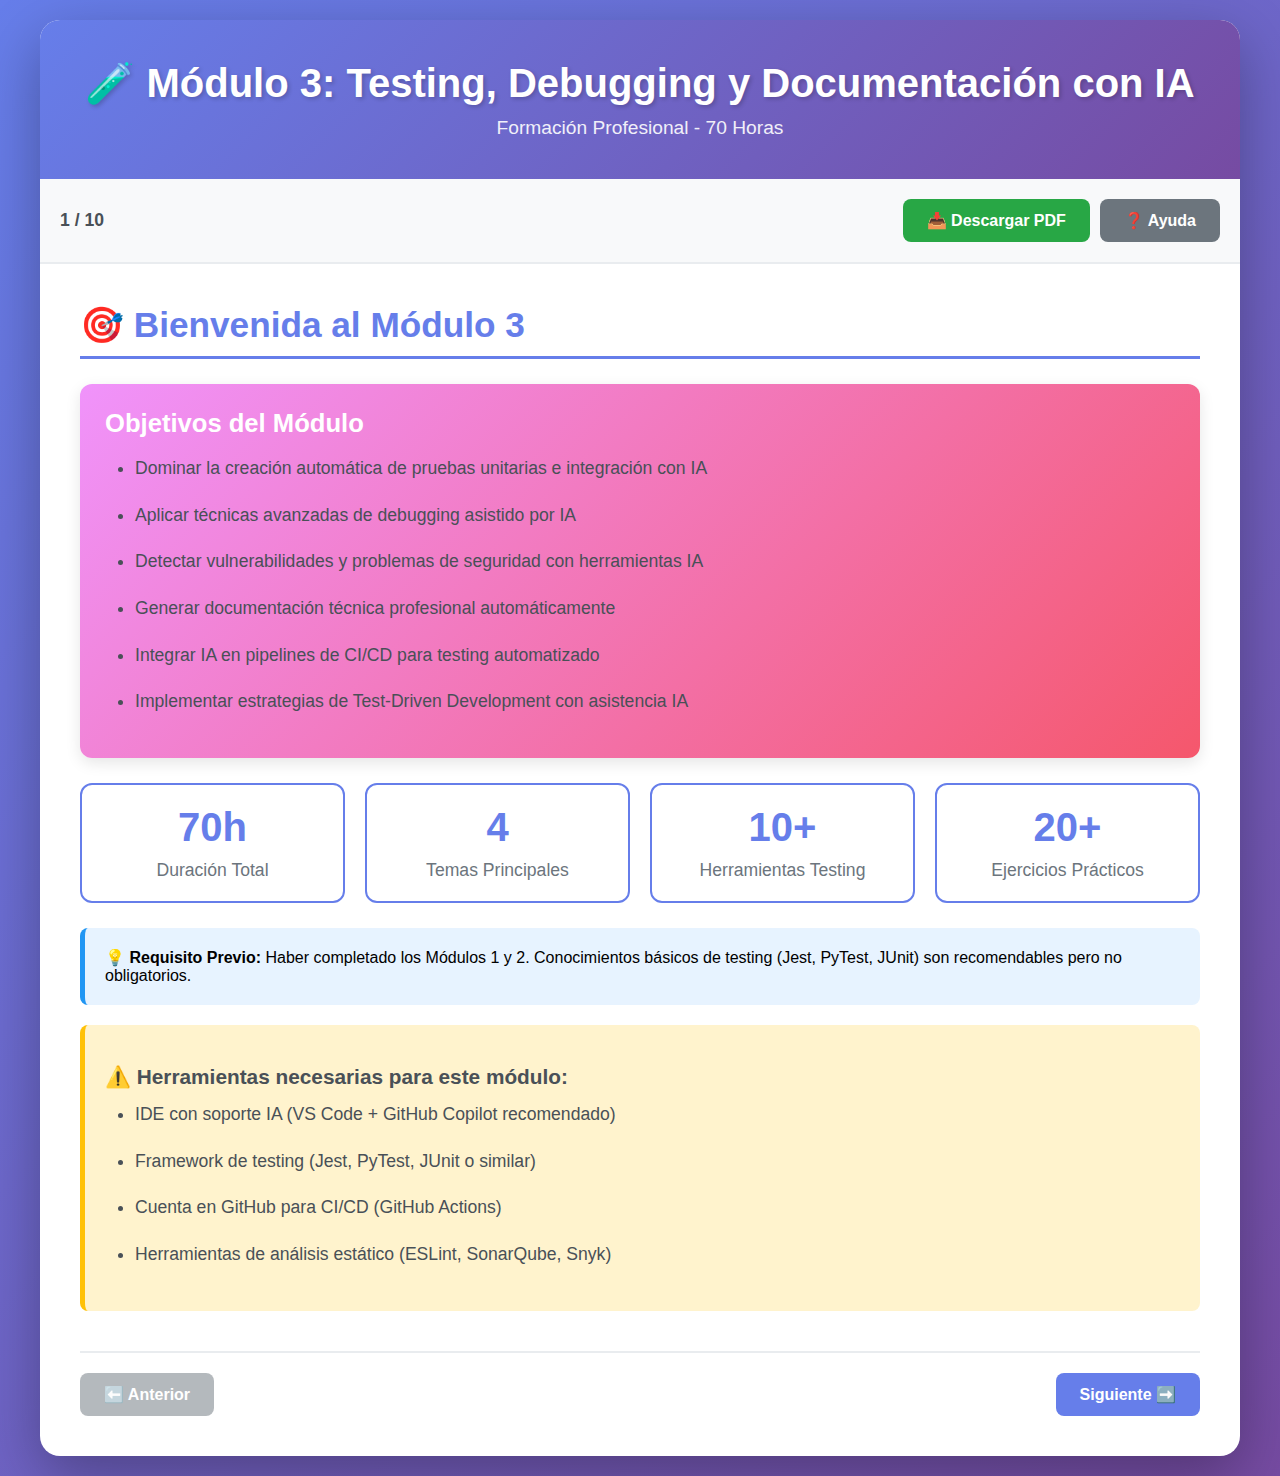
<file: Modulo_3/index.html>
<!DOCTYPE html>
<html lang="es">
<head>
    <meta charset="UTF-8">
    <meta name="viewport" content="width=device-width, initial-scale=1.0">
    <title>Módulo 3: Testing, Debugging y Documentación con IA</title>
    <link rel="stylesheet" href="css/styles.css">
</head>
<body>
    <div class="container">
        <div class="header">
            <h1>🧪 Módulo 3: Testing, Debugging y Documentación con IA</h1>
            <p>Formación Profesional - 70 Horas</p>
        </div>

        <div class="controls">
            <div class="slide-counter">
                <span id="currentSlide">1</span> / <span id="totalSlides">10</span>
            </div>
            <div class="btn-group">
                <button class="btn-success" onclick="downloadPresentation()">
                    📥 Descargar PDF
                </button>
               
            </div>
        </div>

        <div class="slides-container">
            <!-- Slide 1: Portada -->
            <div class="slide active">
                <h2>🎯 Bienvenida al Módulo 3</h2>
                <div class="highlight-box">
                    <h3 style="color: white; margin-top: 0;">Objetivos del Módulo</h3>
                    <ul style="margin-bottom: 0;">
                        <li>Dominar la creación automática de pruebas unitarias e integración con IA</li>
                        <li>Aplicar técnicas avanzadas de debugging asistido por IA</li>
                        <li>Detectar vulnerabilidades y problemas de seguridad con herramientas IA</li>
                        <li>Generar documentación técnica profesional automáticamente</li>
                        <li>Integrar IA en pipelines de CI/CD para testing automatizado</li>
                        <li>Implementar estrategias de Test-Driven Development con asistencia IA</li>
                    </ul>
                </div>

                <div class="stats-grid">
                    <div class="stat-card">
                        <div class="number">70h</div>
                        <div class="label">Duración Total</div>
                    </div>
                    <div class="stat-card">
                        <div class="number">4</div>
                        <div class="label">Temas Principales</div>
                    </div>
                    <div class="stat-card">
                        <div class="number">10+</div>
                        <div class="label">Herramientas Testing</div>
                    </div>
                    <div class="stat-card">
                        <div class="number">20+</div>
                        <div class="label">Ejercicios Prácticos</div>
                    </div>
                </div>

                <div class="info-box">
                    <strong>💡 Requisito Previo:</strong> Haber completado los Módulos 1 y 2. Conocimientos básicos de testing (Jest, PyTest, JUnit) son recomendables pero no obligatorios.
                </div>

                <div class="warning-box">
                    <h4>⚠️ Herramientas necesarias para este módulo:</h4>
                    <ul>
                        <li>IDE con soporte IA (VS Code + GitHub Copilot recomendado)</li>
                        <li>Framework de testing (Jest, PyTest, JUnit o similar)</li>
                        <li>Cuenta en GitHub para CI/CD (GitHub Actions)</li>
                        <li>Herramientas de análisis estático (ESLint, SonarQube, Snyk)</li>
                    </ul>
                </div>
            </div>

            <!-- Slide 2: Testing Unitario con IA -->
            <div class="slide">
                <h2>1️⃣ Creación de Pruebas Unitarias con IA</h2>
                
                <h3>🧪 Fundamentos del Testing Unitario</h3>
                <p>Las pruebas unitarias validan que las unidades individuales de código (funciones, métodos, clases) funcionan correctamente de forma aislada.</p>

                <div class="info-box">
                    <h4>Características de un Buen Test Unitario:</h4>
                    <ul>
                        <li><strong>Rápido:</strong> Se ejecuta en milisegundos</li>
                        <li><strong>Independiente:</strong> No depende de otros tests</li>
                        <li><strong>Repetible:</strong> Produce siempre el mismo resultado</li>
                        <li><strong>Auto-validante:</strong> Pass o Fail claro</li>
                        <li><strong>Oportuno:</strong> Escrito antes o justo después del código</li>
                    </ul>
                </div>

                <h3>🤖 Generación Automática de Tests con IA</h3>
                <table class="comparison-table">
                    <thead>
                        <tr>
                            <th>Framework</th>
                            <th>Lenguaje</th>
                            <th>Prompt Efectivo</th>
                        </tr>
                    </thead>
                    <tbody>
                        <tr>
                            <td><strong>Jest</strong></td>
                            <td>JavaScript/TypeScript</td>
                            <td>"Genera tests Jest completos para esta función incluyendo casos edge, mocks y coverage"</td>
                        </tr>
                        <tr>
                            <td><strong>PyTest</strong></td>
                            <td>Python</td>
                            <td>"Crea tests PyTest con fixtures, parametrize para múltiples casos y assert detallados"</td>
                        </tr>
                        <tr>
                            <td><strong>JUnit 5</strong></td>
                            <td>Java</td>
                            <td>"Genera tests JUnit 5 con @ParameterizedTest, @BeforeEach y assertions completas"</td>
                        </tr>
                        <tr>
                            <td><strong>xUnit</strong></td>
                            <td>C#/.NET</td>
                            <td>"Implementa tests xUnit con Theory, InlineData y FluentAssertions"</td>
                        </tr>
                        <tr>
                            <td><strong>RSpec</strong></td>
                            <td>Ruby</td>
                            <td>"Crea specs RSpec con describe, context, let y ejemplos descriptivos"</td>
                        </tr>
                    </tbody>
                </table>

                <h3>💡 Estrategias para Generar Tests Completos</h3>
                <div class="success-box">
                    <h4>Técnica de 5 Pasos para Tests Exhaustivos:</h4>
                    <ol>
                        <li><strong>Happy Path:</strong> "Genera test para el caso de uso normal"</li>
                        <li><strong>Edge Cases:</strong> "Añade tests para valores límite: 0, null, undefined, arrays vacíos"</li>
                        <li><strong>Error Handling:</strong> "Crea tests para inputs inválidos y excepciones esperadas"</li>
                        <li><strong>Boundary Testing:</strong> "Tests para valores mínimos y máximos permitidos"</li>
                        <li><strong>Integration Points:</strong> "Tests con mocks para dependencias externas"</li>
                    </ol>
                </div>

                <div class="tool-showcase">
                    <div class="tool-item">
                        <h4>🎯 Ejemplo: Función a Testear</h4>
                        <p><strong>Prompt:</strong> "Para esta función que calcula descuentos, genera suite completa de tests incluyendo casos edge"</p>
                    </div>
                    <div class="tool-item">
                        <h4>✅ Resultado: 15+ Tests</h4>
                        <p>La IA genera tests para: valores normales, límites, negativos, null, strings, objetos incompletos, etc.</p>
                    </div>
                </div>

                <div class="resources-grid">
                    <div class="resource-card">
                        <h4>📺 Tutorial: AI Test Generation</h4>
                        <p>Generación automática de tests con Copilot</p>
                        <a href="https://www.youtube.com/watch?v=ZfT2CXY5-Dc" target="_blank">Ver tutorial →</a>
                    </div>
                    <div class="resource-card">
                        <h4>📚 Guía: Testing Best Practices</h4>
                        <p>Mejores prácticas de testing con IA</p>
                        <a href="https://martinfowler.com/articles/practical-test-pyramid.html" target="_blank">Leer guía →</a>
                    </div>
                    <div class="resource-card">
                        <h4>🛠️ Tool: Jest + Copilot</h4>
                        <p>Configuración óptima de Jest con IA</p>
                        <a href="https://jestjs.io/docs/getting-started" target="_blank">Documentación →</a>
                    </div>
                </div>
            </div>

            <!-- Slide 3: Tests de Integración -->
            <div class="slide">
                <h2>1️⃣ Pruebas de Integración con IA</h2>
                
                <h3>🔗 ¿Qué son las Pruebas de Integración?</h3>
                <p>Las pruebas de integración verifican que diferentes módulos o servicios funcionan correctamente cuando se combinan. Validan la interacción entre componentes, APIs, bases de datos y servicios externos.</p>

                <h3>🎯 Tipos de Tests de Integración con IA</h3>
                <div class="tool-showcase">
                    <div class="tool-item">
                        <h4>🌐 API Testing</h4>
                        <p>Tests de endpoints REST/GraphQL</p>
                        <p><strong>Herramientas:</strong> Supertest, Postman, REST Assured</p>
                    </div>
                    <div class="tool-item">
                        <h4>💾 Database Testing</h4>
                        <p>Tests de queries y transacciones</p>
                        <p><strong>Herramientas:</strong> TestContainers, DBUnit</p>
                    </div>
                    <div class="tool-item">
                        <h4>🔌 Service Integration</h4>
                        <p>Tests de microservicios</p>
                        <p><strong>Herramientas:</strong> Pact, WireMock, MockServer</p>
                    </div>
                </div>

                <h3>📋 Prompts para Generar Tests de Integración</h3>
                <table class="comparison-table">
                    <thead>
                        <tr>
                            <th>Tipo de Test</th>
                            <th>Ejemplo de Prompt</th>
                            <th>Qué Genera</th>
                        </tr>
                    </thead>
                    <tbody>
                        <tr>
                            <td><strong>API REST</strong></td>
                            <td>"Crea tests de integración con Supertest para todos los endpoints de UserController, incluyendo auth"</td>
                            <td>Suite completa GET/POST/PUT/DELETE con assertions</td>
                        </tr>
                        <tr>
                            <td><strong>Base de Datos</strong></td>
                            <td>"Genera tests de integración con TestContainers para el repositorio de productos con PostgreSQL"</td>
                            <td>Setup de BD temporal, tests CRUD, cleanup</td>
                        </tr>
                        <tr>
                            <td><strong>Microservicios</strong></td>
                            <td>"Implementa contract tests con Pact entre UserService y OrderService"</td>
                            <td>Consumer y Provider tests con contratos</td>
                        </tr>
                        <tr>
                            <td><strong>External APIs</strong></td>
                            <td>"Crea tests de integración mockeando llamadas a Stripe API con WireMock"</td>
                            <td>Mocks de respuestas, tests de error handling</td>
                        </tr>
                    </tbody>
                </table>

                <h3>🔄 Workflow: TDD con IA (Test-Driven Development)</h3>
                <div class="highlight-box">
                    <h4 style="color: white; margin-top: 0;">Ciclo Red-Green-Refactor con IA:</h4>
                    <ol style="margin-bottom: 0;">
                        <li><strong>🔴 Red:</strong> "Genera un test que falle para la funcionalidad X" → IA crea test antes del código</li>
                        <li><strong>🟢 Green:</strong> "Implementa el código mínimo para pasar este test" → IA genera implementación</li>
                        <li><strong>🔵 Refactor:</strong> "Refactoriza este código manteniendo los tests verdes" → IA mejora sin romper</li>
                        <li><strong>🔁 Repetir:</strong> Continúa el ciclo para cada nueva funcionalidad</li>
                    </ol>
                </div>

                <div class="info-box">
                    <h4>💡 Ventajas de TDD con IA:</h4>
                    <ul>
                        <li>✅ La IA genera tests más completos que humanos típicamente</li>
                        <li>✅ Acelera el ciclo Red-Green-Refactor significativamente</li>
                        <li>✅ Identifica casos edge que podrías pasar por alto</li>
                        <li>✅ Mantiene cobertura de código alta automáticamente</li>
                        <li>✅ Tests sirven como documentación viva del comportamiento</li>
                    </ul>
                </div>

                <div class="warning-box">
                    <h4>⚠️ Errores Comunes en Tests de Integración:</h4>
                    <ul>
                        <li><strong>Tests lentos:</strong> No usar bases de datos en memoria</li>
                        <li><strong>Dependencias externas:</strong> No mockear servicios externos</li>
                        <li><strong>Tests frágiles:</strong> Dependencia en orden de ejecución</li>
                        <li><strong>Falta de cleanup:</strong> No limpiar datos entre tests</li>
                        <li><strong>Sobre-mocking:</strong> Mockear demasiado pierde valor de integración</li>
                    </ul>
                </div>

                <div class="resources-grid">
                    <div class="resource-card">
                        <h4>📖 Guía: Integration Testing</h4>
                        <p>Estrategias de testing de integración</p>
                        <a href="https://martinfowler.com/bliki/IntegrationTest.html" target="_blank">Leer →</a>
                    </div>
                    <div class="resource-card">
                        <h4>🎬 Video: TDD with AI</h4>
                        <p>Test-Driven Development con Copilot</p>
                        <a href="https://www.youtube.com/watch?v=gNeHRrW-_Pw" target="_blank">Ver demo →</a>
                    </div>
                </div>
            </div>

            <!-- Slide 4: Debugging con IA -->
            <div class="slide">
                <h2>2️⃣ Depuración de Errores con Asistencia IA</h2>
                
                <h3>🐛 El Nuevo Paradigma del Debugging</h3>
                <p>La IA ha revolucionado el debugging tradicional. Ya no necesitas horas buscando en Stack Overflow: la IA analiza tu error, contexto y sugiere soluciones específicas instantáneamente.</p>

                <h3>🔍 Técnicas de Debugging Asistido por IA</h3>
                <table class="comparison-table">
                    <thead>
                        <tr>
                            <th>Técnica</th>
                            <th>Cómo Usar IA</th>
                            <th>Herramientas</th>
                        </tr>
                    </thead>
                    <tbody>
                        <tr>
                            <td><strong>Análisis de Stack Trace</strong></td>
                            <td>Copia el stack trace completo y pide explicación</td>
                            <td>ChatGPT, Copilot Chat</td>
                        </tr>
                        <tr>
                            <td><strong>Debugging Contextual</strong></td>
                            <td>Comparte código + error + contexto para diagnóstico</td>
                            <td>GitHub Copilot, Tabnine</td>
                        </tr>
                        <tr>
                            <td><strong>Generación de Logs</strong></td>
                            <td>IA añade logging estratégico para rastrear bug</td>
                            <td>Copilot + Winston/Log4j</td>
                        </tr>
                        <tr>
                            <td><strong>Reproducción de Bugs</strong></td>
                            <td>IA crea test que reproduce el bug consistentemente</td>
                            <td>IA + Jest/PyTest</td>
                        </tr>
                        <tr>
                            <td><strong>Root Cause Analysis</strong></td>
                            <td>IA identifica la causa raíz vs síntomas</td>
                            <td>ChatGPT-4, Claude</td>
                        </tr>
                    </tbody>
                </table>

                <h3>💡 Workflow de Debugging con IA</h3>
                <div class="success-box">
                    <h4>Proceso de 6 Pasos:</h4>
                    <ol>
                        <li><strong>Captura el Error:</strong> Stack trace completo + mensaje de error</li>
                        <li><strong>Contexto al IA:</strong> "Este error ocurre cuando [descripción]. Código: [paste]. Error: [paste]"</li>
                        <li><strong>Análisis IA:</strong> IA identifica posibles causas y explica el error</li>
                        <li><strong>Soluciones Propuestas:</strong> IA sugiere 2-3 soluciones con pros/contras</li>
                        <li><strong>Implementación:</strong> Aplica la solución más apropiada</li>
                        <li><strong>Validación:</strong> "Genera test que verifique que este bug no vuelva a ocurrir"</li>
                    </ol>
                </div>

                <h3>🎯 Prompts Efectivos para Debugging</h3>
                <div class="info-box">
                    <h4>Ejemplos de Prompts Poderosos:</h4>
                    <ul>
                        <li><strong>Error Básico:</strong> "Explica este error y cómo solucionarlo: [error]"</li>
                        <li><strong>Error con Contexto:</strong> "Tengo este error [paste] en este código [paste]. Ocurre cuando el usuario [acción]. ¿Qué puede estar causándolo?"</li>
                        <li><strong>Performance Bug:</strong> "Esta función es muy lenta con arrays grandes. Analiza y optimiza: [código]"</li>
                        <li><strong>Memory Leak:</strong> "Sospecho memory leak en este componente React. Identifica el problema: [código]"</li>
                        <li><strong>Race Condition:</strong> "Tests fallan intermitentemente. Busca race conditions: [código]"</li>
                    </ul>
                </div>

                <h3>🛠️ Herramientas IA para Debugging</h3>
                <div class="tool-showcase">
                    <div class="tool-item">
                        <h4>🔧 GitHub Copilot Chat</h4>
                        <p>Debug directamente en VS Code</p>
                        <p><strong>Comando:</strong> /explain para entender errores</p>
                    </div>
                    <div class="tool-item">
                        <h4>🤖 ChatGPT/GPT-4</h4>
                        <p>Análisis profundo de bugs complejos</p>
                        <p><strong>Ideal para:</strong> Root cause analysis</p>
                    </div>
                    <div class="tool-item">
                        <h4>🔍 Sentry + AI</h4>
                        <p>Error tracking con sugerencias IA</p>
                        <p><strong>Feature:</strong> Auto-grouping inteligente</p>
                    </div>
                </div>

                <div class="warning-box">
                    <h4>⚠️ Limitaciones del Debugging con IA:</h4>
                    <ul>
                        <li>No tiene acceso a tu entorno completo (variables runtime, estado)</li>
                        <li>Puede sugerir soluciones que funcionan pero no son óptimas</li>
                        <li>Bugs de concurrencia/race conditions son difíciles sin logs</li>
                        <li>Siempre verifica la solución, no la apliques ciegamente</li>
                    </ul>
                </div>

                <div class="resources-grid">
                    <div class="resource-card">
                        <h4>📺 Debugging con Copilot</h4>
                        <p>Técnicas avanzadas de debugging asistido</p>
                        <a href="https://www.youtube.com/watch?v=hPVatUSvZq0" target="_blank">Ver demo →</a>
                    </div>
                    <div class="resource-card">
                        <h4>📖 Debugging Guide</h4>
                        <p>Guía completa de debugging moderno</p>
                        <a href="https://code.visualstudio.com/docs/editor/debugging" target="_blank">Leer →</a>
                    </div>
                </div>
            </div>

            <!-- Slide 5: Detección de Vulnerabilidades -->
            <div class="slide">
                <h2>2️⃣ Detección de Vulnerabilidades con IA</h2>
                
                <h3>🔒 Security Scanning Potenciado por IA</h3>
                <p>La IA puede identificar vulnerabilidades de seguridad que herramientas tradicionales pasan por alto, analizando patrones complejos y contexto del código.</p>

                <h3>🎯 Tipos de Vulnerabilidades que IA Detecta</h3>
                <table class="comparison-table">
                    <thead>
                        <tr>
                            <th>Vulnerabilidad</th>
                            <th>Descripción</th>
                            <th>Cómo IA Ayuda</th>
                        </tr>
                    </thead>
                    <tbody>
                        <tr>
                            <td><strong>SQL Injection</strong></td>
                            <td>Queries SQL no sanitizadas</td>
                            <td>Identifica y sugiere parameterized queries</td>
                        </tr>
                        <tr>
                            <td><strong>XSS</strong></td>
                            <td>Cross-Site Scripting attacks</td>
                            <td>Detecta output no escapado, sugiere sanitización</td>
                        </tr>
                        <tr>
                            <td><strong>CSRF</strong></td>
                            <td>Cross-Site Request Forgery</td>
                            <td>Identifica endpoints sin protección CSRF</td>
                        </tr>
                        <tr>
                            <td><strong>Auth Bypass</strong></td>
                            <td>Lógica de autenticación débil</td>
                            <td>Analiza flujos de auth e identifica brechas</td>
                        </tr>
                        <tr>
                            <td><strong>Secrets Exposure</strong></td>
                            <td>Credenciales hardcodeadas</td>
                            <td>Encuentra API keys, passwords en código</td>
                        </tr>
                        <tr>
                            <td><strong>Dependency Issues</strong></td>
                            <td>Librerías con vulnerabilidades</td>
                            <td>Escanea y sugiere actualizaciones seguras</td>
                        </tr>
                    </tbody>
                </table>

                <h3>🛡️ Herramientas de Security Scanning con IA</h3>
                <div class="tool-showcase">
                    <div class="tool-item">
                        <h4>🔍 Snyk</h4>
                        <p>Escaneo de dependencias con ML</p>
                        <p><strong>Detecta:</strong> CVEs, licencias, vulnerabilidades</p>
                    </div>
                    <div class="tool-item">
                        <h4>🛡️ GitHub CodeQL</h4>
                        <p>Análisis semántico de código</p>
                        <p><strong>Ventaja:</strong> Encuentra bugs complejos</p>
                    </div>
                    <div class="tool-item">
                        <h4>🔐 SonarQube</h4>
                        <p>Code quality + security</p>
                        <p><strong>IA:</strong> Priorización inteligente</p>
                    </div>
                </div>

                <h3>💡 Prompts para Auditoría de Seguridad</h3>
                <div class="highlight-box">
                    <h4 style="color: white; margin-top: 0;">Auditoría de Seguridad con IA:</h4>
                    <ul style="margin-bottom: 0;">
                        <li>"Analiza este código buscando vulnerabilidades de OWASP Top 10"</li>
                        <li>"Revisa esta función de autenticación identificando posibles bypasses"</li>
                        <li>"Escanea este endpoint buscando SQL injection y XSS"</li>
                        <li>"Identifica secrets o credenciales hardcodeadas en este repositorio"</li>
                        <li>"Analiza estas dependencias y sugiere alternativas más seguras"</li>
                    </ul>
                </div>

                <div class="warning-box">
                    <h4>🚨 Vulnerabilidades Críticas a Buscar Siempre:</h4>
                    <ul>
                        <li><strong>Input Validation:</strong> Toda entrada del usuario debe ser validada</li>
                        <li><strong>Authentication:</strong> Nunca confíes en datos del cliente</li>
                        <li><strong>Encryption:</strong> Datos sensibles siempre cifrados (en tránsito y reposo)</li>
                        <li><strong>Session Management:</strong> Tokens seguros, expiración apropiada</li>
                        <li><strong>Error Handling:</strong> No exponer información sensible en errores</li>
                        <li><strong>Access Control:</strong> Verificar permisos en cada operación</li>
                    </ul>
                </div>

                <div class="success-box">
                    <h4>✅ Checklist de Seguridad con IA:</h4>
                    <ol>
                        <li>☑️ Escaneo automático de vulnerabilidades en cada commit</li>
                        <li>☑️ Revisión de dependencias con Snyk/Dependabot</li>
                        <li>☑️ Análisis estático con SonarQube/CodeQL</li>
                        <li>☑️ Penetration testing automatizado</li>
                        <li>☑️ Code review con enfoque en seguridad</li>
                        <li>☑️ Auditoría de secrets con herramientas especializadas</li>
                    </ol>
                </div>

                <div class="resources-grid">
                    <div class="resource-card">
                        <h4>📖 OWASP Top 10</h4>
                        <p>Vulnerabilidades más críticas en web</p>
                        <a href="https://owasp.org/www-project-top-ten/" target="_blank">Ver lista →</a>
                    </div>
                    <div class="resource-card">
                        <h4>🛡️ Snyk Docs</h4>
                        <p>Guía completa de security scanning</p>
                        <a href="https://snyk.io/learn/" target="_blank">Aprender →</a>
                    </div>
                    <div class="resource-card">
                        <h4>🎓 Security Course</h4>
                        <p>Curso de seguridad con IA</p>
                        <a href="https://www.coursera.org/learn/software-security" target="_blank">Tomar curso →</a>
                    </div>
                </div>
            </div>

            <!-- Slide 6: Documentación Técnica -->
            <div class="slide">
                <h2>3️⃣ Generación de Documentación Técnica con IA</h2>
                
                <h3>📝 La Documentación Ya No es una Carga</h3>
                <p>La IA puede generar documentación profesional, completa y actualizada en segundos, desde comentarios inline hasta documentación completa de APIs.</p>

                <h3>📚 Tipos de Documentación que IA Genera</h3>
                <div class="tool-showcase">
                    <div class="tool-item">
                        <h4>💬 Comentarios de Código</h4>
                        <p>JSDoc, Docstrings, XML comments</p>
                        <p><strong>Prompt:</strong> "Añade comentarios completos a este código"</p>
                    </div>
                    <div class="tool-item">
                        <h4>📖 README Files</h4>
                        <p>Documentación de proyecto completa</p>
                        <p><strong>Prompt:</strong> "Crea README profesional para este proyecto"</p>
                    </div>
                    <div class="tool-item">
                        <h4>🌐 API Documentation</h4>
                        <p>Swagger, OpenAPI, Postman</p>
                        <p><strong>Prompt:</strong> "Genera OpenAPI spec para esta API"</p>
                    </div>
                </div>

                <h3>🎯 Estrategias de Documentación con IA</h3>
                <table class="comparison-table">
                    <thead>
                        <tr>
                            <th>Tipo</th>
                            <th>Herramienta</th>
                            <th>Ejemplo de Prompt</th>
                        </tr>
                    </thead>
                    <tbody>
                        <tr>
                            <td><strong>JSDoc</strong></td>
                            <td>VS Code + Copilot</td>
                            <td>"Genera JSDoc completo con @param, @returns, @throws y @example"</td>
                        </tr>
                        <tr>
                            <td><strong>Python Docstrings</strong></td>
                            <td>Copilot + Sphinx</td>
                            <td>"Añade docstrings estilo Google con Args, Returns, Raises y Examples"</td>
                        </tr>
                        <tr>
                            <td><strong>README</strong></td>
                            <td>ChatGPT</td>
                            <td>"Crea README.md profesional con: descripción, instalación, uso, ejemplos, API docs, contribución"</td>
                        </tr>
                        <tr>
                            <td><strong>API Docs</strong></td>
                            <td>Swagger + IA</td>
                            <td>"Genera especificación OpenAPI 3.0 para todos estos endpoints con ejemplos"</td>
                        </tr>
                        <tr>
                            <td><strong>Architecture Docs</strong></td>
                            <td>ChatGPT + Mermaid</td>
                            <td>"Documenta la arquitectura de este sistema con diagramas de componentes, secuencia y despliegue"</td>
                        </tr>
                    </tbody>
                </table>

                <h3>📋 Template de Documentación Completa</h3>
                <div class="info-box">
                    <h4>Prompt para Documentación de Proyecto Completo:</h4>
                    <p>"Genera documentación completa para este proyecto incluyendo:</p>
                    <ul>
                        <li>README.md con badges, descripción, features, instalación, uso, ejemplos</li>
                        <li>CONTRIBUTING.md con guía de contribución</li>
                        <li>CHANGELOG.md con historial de versiones</li>
                        <li>docs/API.md con documentación de endpoints</li>
                        <li>docs/ARCHITECTURE.md con diagramas del sistema</li>
                        <li>Comentarios inline en todo el código</li>
                    </ul>
                </div>

                <h3>💡 Mejores Prácticas de Documentación</h3>
                <div class="success-box">
                    <h4>✅ Documentación de Calidad:</h4>
                    <ul>
                        <li><strong>Clara y Concisa:</strong> Explica el "qué" y el "por qué", no solo el "cómo"</li>
                        <li><strong>Ejemplos Reales:</strong> Incluye code snippets funcionales</li>
                        <li><strong>Actualizada:</strong> Regenera docs cuando cambies código</li>
                        <li><strong>Estructurada:</strong> Organización lógica y navegable</li>
                        <li><strong>Versionada:</strong> Documenta cambios en cada versión</li>
                        <li><strong>Accesible:</strong> Para desarrolladores de todos los niveles</li>
                    </ul>
                </div>

                <div class="highlight-box">
                    <h4 style="color: white; margin-top: 0;">🚀 Workflow: Documentación Automática</h4>
                    <ol style="margin-bottom: 0;">
                        <li>Escribes código con Copilot</li>
                        <li>/** + Enter → Copilot genera JSDoc automáticamente</li>
                        <li>Al finalizar módulo: "Genera README para este módulo"</li>
                        <li>Al completar feature: "Actualiza CHANGELOG con esta feature"</li>
                        <li>Antes de release: "Revisa y actualiza toda la documentación"</li>
                    </ol>
                </div>

                <div class="resources-grid">
                    <div class="resource-card">
                        <h4>📖 Docs Best Practices</h4>
                        <p>Guía de Google sobre documentación técnica</p>
                        <a href="https://developers.google.com/tech-writing" target="_blank">Leer guía →</a>
                    </div>
                    <div class="resource-card">
                        <h4>🎨 Swagger Editor</h4>
                        <p>Editor para documentación de APIs</p>
                        <a href="https://editor.swagger.io/" target="_blank">Probar →</a>
                    </div>
                    <div class="resource-card">
                        <h4>📚 Read the Docs</h4>
                        <p>Hosting gratuito de documentación</p>
                        <a href="https://readthedocs.org/" target="_blank">Explorar →</a>
                    </div>
                </div>
            </div>

            <!-- Slide 7: CI/CD con IA -->
            <div class="slide">
                <h2>4️⃣ Integración de IA en Pipelines CI/CD</h2>
                
                <h3>🔄 CI/CD Inteligente con IA</h3>
                <p>Integrar IA en tus pipelines de CI/CD automatiza testing, code quality checks, security scanning y deployment con inteligencia contextual.</p>

                <h3>🎯 Componentes de un Pipeline CI/CD con IA</h3>
                <div class="tool-showcase">
                    <div class="tool-item">
                        <h4>✅ Continuous Integration</h4>
                        <p>Build + Test + Analyze automáticos</p>
                        <p><strong>IA Ayuda:</strong> Generación de tests, análisis de fallos</p>
                    </div>
                    <div class="tool-item">
                        <h4>🚀 Continuous Deployment</h4>
                        <p>Deploy automatizado a múltiples ambientes</p>
                        <p><strong>IA Ayuda:</strong> Predicción de fallos, rollback inteligente</p>
                    </div>
                    <div class="tool-item">
                        <h4>📊 Continuous Monitoring</h4>
                        <p>Observabilidad y alertas inteligentes</p>
                        <p><strong>IA Ayuda:</strong> Detección de anomalías, RCA automática</p>
                    </div>
                </div>

                <h3>🛠️ Herramientas de CI/CD con IA</h3>
                <table class="comparison-table">
                    <thead>
                        <tr>
                            <th>Herramienta</th>
                            <th>Características IA</th>
                            <th>Ideal Para</th>
                        </tr>
                    </thead>
                    <tbody>
                        <tr>
                            <td><strong>GitHub Actions</strong></td>
                            <td>Copilot integrado, sugerencias de workflows</td>
                            <td>Proyectos en GitHub, integración nativa</td>
                        </tr>
                        <tr>
                            <td><strong>GitLab CI/CD</strong></td>
                            <td>Auto DevOps, predicción de fallos</td>
                            <td>Empresas, self-hosted, compliance</td>
                        </tr>
                        <tr>
                            <td><strong>Jenkins + AI</strong></td>
                            <td>Plugins ML para análisis de builds</td>
                            <td>Legacy systems, alta personalización</td>
                        </tr>
                        <tr>
                            <td><strong>CircleCI</strong></td>
                            <td>Test splitting inteligente, insights</td>
                            <td>Startups, desarrollo ágil</td>
                        </tr>
                        <tr>
                            <td><strong>Azure Pipelines</strong></td>
                            <td>Azure AI integration, smart scheduling</td>
                            <td>Ecosistema Microsoft, .NET</td>
                        </tr>
                    </tbody>
                </table>

                <h3>📋 Ejemplo: GitHub Actions con IA</h3>
                <div class="info-box">
                    <h4>Workflow Completo con Testing Automatizado:</h4>
                    <pre style="background: #f5f5f5; padding: 15px; border-radius: 8px; overflow-x: auto; font-size: 0.9em;"><code>name: AI-Powered CI/CD

on: [push, pull_request]

jobs:
  test-and-analyze:
    runs-on: ubuntu-latest
    steps:
      - uses: actions/checkout@v3
      
      # Tests automatizados
      - name: Run Tests
        run: npm test
      
      # Code quality con SonarQube
      - name: SonarQube Scan
        uses: SonarSource/sonarcloud-github-action@master
      
      # Security scan con Snyk
      - name: Snyk Security Scan
        uses: snyk/actions/node@master
      
      # Test coverage con IA
      - name: Upload Coverage
        uses: codecov/codecov-action@v3
      
      # Deploy si todo pasa
      - name: Deploy
        if: github.ref == 'refs/heads/main'
        run: npm run deploy</code></pre>
                </div>

                <h3>💡 Prompts para Generar Pipelines</h3>
                <div class="success-box">
                    <h4>Generación de CI/CD con IA:</h4>
                    <ul>
                        <li>"Crea GitHub Actions workflow para: test, lint, build, deploy a AWS"</li>
                        <li>"Genera pipeline GitLab CI con stages: test, security scan, deploy staging/production"</li>
                        <li>"Configura CircleCI para ejecutar tests en paralelo y deploy condicional"</li>
                        <li>"Implementa pipeline con: unit tests, integration tests, E2E tests, coverage mínimo 80%"</li>
                    </ul>
                </div>

                <h3>🚀 Estrategias Avanzadas de CI/CD</h3>
                <div class="highlight-box">
                    <h4 style="color: white; margin-top: 0;">Testing Inteligente en Pipeline:</h4>
                    <ul style="margin-bottom: 0;">
                        <li><strong>Test Selection:</strong> IA ejecuta solo tests afectados por cambios</li>
                        <li><strong>Flaky Test Detection:</strong> Identifica tests inestables automáticamente</li>
                        <li><strong>Test Prioritization:</strong> Ejecuta primero tests más propensos a fallar</li>
                        <li><strong>Auto-healing:</strong> IA sugiere fixes para tests que fallan</li>
                        <li><strong>Performance Regression:</strong> Detecta degradación de rendimiento</li>
                    </ul>
                </div>

                <div class="warning-box">
                    <h4>⚠️ Consideraciones de Seguridad en CI/CD:</h4>
                    <ul>
                        <li>Nunca expongas secrets en logs o código</li>
                        <li>Usa secrets management (GitHub Secrets, Vault)</li>
                        <li>Limita permisos de tokens de deploy</li>
                        <li>Audita accesos a pipelines regularmente</li>
                        <li>Implementa approval gates para producción</li>
                    </ul>
                </div>

                <div class="resources-grid">
                    <div class="resource-card">
                        <h4>📖 GitHub Actions Docs</h4>
                        <p>Documentación oficial completa</p>
                        <a href="https://docs.github.com/en/actions" target="_blank">Leer docs →</a>
                    </div>
                    <div class="resource-card">
                        <h4>🎬 Video: CI/CD with AI</h4>
                        <p>Implementación práctica de pipelines</p>
                        <a href="https://www.youtube.com/watch?v=R8_veQiYBjI" target="_blank">Ver tutorial →</a>
                    </div>
                    <div class="resource-card">
                        <h4>🛠️ CI/CD Templates</h4>
                        <p>Templates listos para usar</p>
                        <a href="https://github.com/actions/starter-workflows" target="_blank">Explorar →</a>
                    </div>
                </div>
            </div>

            <!-- Slide 8: Ejercicios Prácticos -->
            <div class="slide">
                <h2>🎯 Ejercicios Prácticos del Módulo 3</h2>
                
                <h3>Ejercicio 1: Suite Completa de Tests (10 horas)</h3>
                <div class="info-box">
                    <h4>Objetivo:</h4>
                    <p>Crear suite de testing completa con IA para un proyecto real</p>
                    <h4>Tareas:</h4>
                    <ol>
                        <li><strong>Tests Unitarios:</strong> Genera tests para todas las funciones/métodos (coverage 90%+)
                            <ul>
                                <li>Happy path + edge cases + error handling</li>
                                <li>Mocks para dependencias externas</li>
                                <li>Tests parametrizados para múltiples casos</li>
                            </ul>
                        </li>
                        <li><strong>Tests de Integración:</strong> Implementa tests de APIs/servicios
                            <ul>
                                <li>Setup y teardown de bases de datos de test</li>
                                <li>Tests de endpoints completos</li>
                                <li>Validación de contratos entre servicios</li>
                            </ul>
                        </li>
                        <li><strong>Tests E2E:</strong> Crea tests end-to-end con Cypress/Playwright
                            <ul>
                                <li>Flujos críticos del usuario</li>
                                <li>Tests cross-browser</li>
                                <li>Screenshots en fallos</li>
                            </ul>
                        </li>
                    </ol>
                    <p><strong>Entrega:</strong> Repositorio con suite completa + reporte de coverage + CI configurado</p>
                </div>

                <h3>Ejercicio 2: Debugging Challenge (6 horas)</h3>
                <div class="warning-box">
                    <h4>Desafío de Bug Hunting:</h4>
                    <p>Se te proporciona una aplicación con 10 bugs ocultos de diferentes tipos</p>
                    <h4>Tipos de Bugs a Encontrar:</h4>
                    <ol>
                        <li><strong>Logic Errors:</strong> 3 bugs de lógica incorrecta</li>
                        <li><strong>Security Issues:</strong> 2 vulnerabilidades (SQL injection, XSS)</li>
                        <li><strong>Performance Problems:</strong> 2 algoritmos ineficientes</li>
                        <li><strong>Memory Leaks:</strong> 1 memory leak en React/Node</li>
                        <li><strong>Race Conditions:</strong> 1 condición de carrera</li>
                        <li><strong>Edge Case Failure:</strong> 1 bug que solo aparece con inputs específicos</li>
                    </ol>
                    <h4>Proceso Requerido:</h4>
                    <ul>
                        <li>Usa IA para identificar y diagnosticar cada bug</li>
                        <li>Documenta el proceso de debugging</li>
                        <li>Implementa la solución</li>
                        <li>Crea test que reproduzca el bug</li>
                        <li>Verifica que el test pase después del fix</li>
                    </ul>
                    <p><strong>Entrega:</strong> Informe detallado del debugging + código corregido + tests de regresión</p>
                </div>

                <h3>Ejercicio 3: Security Audit (8 horas)</h3>
                <div class="success-box">
                    <h4>Auditoría Completa de Seguridad:</h4>
                    <p>Realiza una auditoría de seguridad exhaustiva de una aplicación web</p>
                    <h4>Checklist de Auditoría:</h4>
                    <ol>
                        <li><strong>OWASP Top 10:</strong> Verifica todas las vulnerabilidades
                            <ul>
                                <li>Injection (SQL, NoSQL, OS command)</li>
                                <li>Broken Authentication</li>
                                <li>Sensitive Data Exposure</li>
                                <li>XML External Entities (XXE)</li>
                                <li>Broken Access Control</li>
                                <li>Security Misconfiguration</li>
                                <li>Cross-Site Scripting (XSS)</li>
                                <li>Insecure Deserialization</li>
                                <li>Using Components with Known Vulnerabilities</li>
                                <li>Insufficient Logging & Monitoring</li>
                            </ul>
                        </li>
                        <li><strong>Dependency Scan:</strong> Analiza todas las dependencias con Snyk</li>
                        <li><strong>Code Analysis:</strong> Ejecuta SonarQube y corrige issues críticos</li>
                        <li><strong>Penetration Testing:</strong> Usa OWASP ZAP para tests automáticos</li>
                        <li><strong>Report:</strong> Genera informe profesional con hallazgos y recomendaciones</li>
                    </ol>
                    <p><strong>Entrega:</strong> Informe de auditoría + código corregido + configuración de herramientas de seguridad</p>
                </div>

                <h3>Ejercicio 4: Documentation Master (4 horas)</h3>
                <div class="highlight-box">
                    <h4 style="color: white; margin-top: 0;">Documentación Profesional Completa:</h4>
                    <p style="color: white;">Genera documentación de nivel empresarial para un proyecto</p>
                    <h4 style="color: white;">Documentos a Crear:</h4>
                    <ol style="margin-bottom: 0; color: white;">
                        <li><strong>README.md:</strong> Completo con badges, quickstart, features, ejemplos</li>
                        <li><strong>API Documentation:</strong> OpenAPI/Swagger spec completo con ejemplos</li>
                        <li><strong>Architecture Docs:</strong> Diagramas de componentes, secuencia, despliegue (Mermaid/Draw.io)</li>
                        <li><strong>Developer Guide:</strong> Setup local, workflows, convenciones</li>
                        <li><strong>User Guide:</strong> Guía de usuario final con screenshots</li>
                        <li><strong>CONTRIBUTING.md:</strong> Guía de contribución con código de conducta</li>
                        <li><strong>CHANGELOG.md:</strong> Historial de versiones semántico</li>
                        <li><strong>Inline Comments:</strong> JSDoc/Docstrings en todo el código</li>
                    </ol>
                    <p style="color: white;"><strong>Entrega:</strong> Repositorio con documentación completa + sitio estático generado (Docusaurus/MkDocs)</p>
                </div>

                <h3>Ejercicio 5: CI/CD Pipeline (8 horas)</h3>
                <div class="info-box">
                    <h4>Implementa Pipeline Completo:</h4>
                    <p>Configura un pipeline CI/CD profesional con GitHub Actions</p>
                    <h4>Requisitos del Pipeline:</h4>
                    <ul>
                        <li><strong>Build Stage:</strong> Compilación con caching optimizado</li>
                        <li><strong>Test Stage:</strong> Unit + Integration + E2E en paralelo</li>
                        <li><strong>Quality Stage:</strong> Linting, code coverage (min 80%), SonarQube</li>
                        <li><strong>Security Stage:</strong> Snyk scan, OWASP ZAP, secret detection</li>
                        <li><strong>Deploy Stage:</strong> Deploy automático a staging, manual approval para production</li>
                        <li><strong>Notifications:</strong> Slack/Discord notifications en fallos</li>
                        <li><strong>Rollback:</strong> Estrategia automática de rollback en caso de fallo</li>
                    </ul>
                    <p><strong>Entrega:</strong> Repositorio con pipeline funcional + documentación del workflow</p>
                </div>

                <div class="resources-grid">
                    <div class="resource-card">
                        <h4>📝 Plantillas de Ejercicios</h4>
                        <p>Formatos y rúbricas de evaluación</p>
                        <a href="#" target="_blank">Descargar →</a>
                    </div>
                    <div class="resource-card">
                        <h4>💻 Proyecto Base</h4>
                        <p>Aplicación para ejercicios de testing</p>
                        <a href="#" target="_blank">Clonar repo →</a>
                    </div>
                    <div class="resource-card">
                        <h4>🐛 Bug Repo</h4>
                        <p>Aplicación con bugs para debugging challenge</p>
                        <a href="#" target="_blank">Acceder →</a>
                    </div>
                </div>
            </div>

            <!-- Slide 9: Herramientas y Recursos -->
            <div class="slide">
                <h2>🛠️ Ecosistema de Herramientas de Testing con IA</h2>
                
                <h3>📦 Herramientas por Categoría</h3>
                
                <div class="tool-showcase">
                    <div class="tool-item">
                        <h4>🧪 Testing Frameworks</h4>
                        <ul style="list-style: none; padding: 0; font-size: 0.9em;">
                            <li>• Jest (JavaScript/React)</li>
                            <li>• PyTest (Python)</li>
                            <li>• JUnit 5 (Java)</li>
                            <li>• xUnit (.NET)</li>
                            <li>• RSpec (Ruby)</li>
                            <li>• Go Test (Golang)</li>
                        </ul>
                    </div>
                    <div class="tool-item">
                        <h4>🔍 Code Analysis</h4>
                        <ul style="list-style: none; padding: 0; font-size: 0.9em;">
                            <li>• SonarQube/SonarCloud</li>
                            <li>• ESLint + Plugins</li>
                            <li>• Pylint / Black</li>
                            <li>• RuboCop</li>
                            <li>• CodeClimate</li>
                            <li>• Codacy</li>
                        </ul>
                    </div>
                    <div class="tool-item">
                        <h4>🛡️ Security Tools</h4>
                        <ul style="list-style: none; padding: 0; font-size: 0.9em;">
                            <li>• Snyk</li>
                            <li>• OWASP ZAP</li>
                            <li>• GitHub CodeQL</li>
                            <li>• Dependabot</li>
                            <li>• GitGuardian</li>
                            <li>• Bandit (Python)</li>
                        </ul>
                    </div>
                </div>

                <div class="tool-showcase">
                    <div class="tool-item">
                        <h4>🚀 CI/CD Platforms</h4>
                        <ul style="list-style: none; padding: 0; font-size: 0.9em;">
                            <li>• GitHub Actions</li>
                            <li>• GitLab CI/CD</li>
                            <li>• CircleCI</li>
                            <li>• Jenkins</li>
                            <li>• Azure Pipelines</li>
                            <li>• Travis CI</li>
                        </ul>
                    </div>
                    <div class="tool-item">
                        <h4>📊 Coverage Tools</h4>
                        <ul style="list-style: none; padding: 0; font-size: 0.9em;">
                            <li>• Codecov</li>
                            <li>• Coveralls</li>
                            <li>• Istanbul (JS)</li>
                            <li>• Coverage.py</li>
                            <li>• JaCoCo (Java)</li>
                            <li>• SimpleCov (Ruby)</li>
                        </ul>
                    </div>
                    <div class="tool-item">
                        <h4>🌐 E2E Testing</h4>
                        <ul style="list-style: none; padding: 0; font-size: 0.9em;">
                            <li>• Cypress</li>
                            <li>• Playwright</li>
                            <li>• Selenium</li>
                            <li>• Puppeteer</li>
                            <li>• TestCafe</li>
                            <li>• Nightwatch.js</li>
                        </ul>
                    </div>
                </div>

                <h3>📚 Recursos de Aprendizaje Recomendados</h3>
                <div class="resources-grid">
                    <div class="resource-card">
                        <h4>📖 Test Automation University</h4>
                        <p>Cursos gratuitos de testing de Applitools</p>
                        <a href="https://testautomationu.applitools.com/" target="_blank">Acceder →</a>
                    </div>
                    <div class="resource-card">
                        <h4>🎓 Software Testing Course</h4>
                        <p>Curso completo de Udacity sobre testing</p>
                        <a href="https://www.udacity.com/course/software-testing--cs258" target="_blank">Ver curso →</a>
                    </div>
                    <div class="resource-card">
                        <h4>📚 Testing JavaScript</h4>
                        <p>Curso premium de Kent C. Dodds</p>
                        <a href="https://testingjavascript.com/" target="_blank">Explorar →</a>
                    </div>
                    <div class="resource-card">
                        <h4>🛡️ OWASP Testing Guide</h4>
                        <p>Guía definitiva de security testing</p>
                        <a href="https://owasp.org/www-project-web-security-testing-guide/" target="_blank">Leer →</a>
                    </div>
                    <div class="resource-card">
                        <h4>🎬 YouTube: Testing with AI</h4>
                        <p>Canal especializado en testing automatizado</p>
                        <a href="https://www.youtube.com/@Codevolution" target="_blank">Suscribirse →</a>
                    </div>
                    <div class="resource-card">
                        <h4>💬 Discord: Testing Community</h4>
                        <p>Comunidad activa de testers</p>
                        <a href="https://discord.gg/testing" target="_blank">Unirse →</a>
                    </div>
                </div>

                <h3>🔗 Links Útiles</h3>
                <div class="info-box">
                    <h4>Recursos Esenciales:</h4>
                    <ul>
                        <li><strong>Awesome Testing:</strong> <a href="https://github.com/TheJambo/awesome-testing" target="_blank">Lista curada de recursos</a></li>
                        <li><strong>Test Pyramid:</strong> <a href="https://martinfowler.com/bliki/TestPyramid.html" target="_blank">Concepto fundamental</a></li>
                        <li><strong>TDD Guide:</strong> <a href="https://www.agilealliance.org/glossary/tdd/" target="_blank">Guía de TDD</a></li>
                        <li><strong>CI/CD Best Practices:</strong> <a href="https://docs.gitlab.com/ee/ci/pipelines/pipeline_efficiency.html" target="_blank">GitLab Docs</a></li>
                    </ul>
                </div>
            </div>
<div class="slide">
                <h2>📚 Resumen y Próximos Pasos</h2>
                
                <h3>🎯 Lo que has dominado en este módulo</h3>
                <div class="highlight-box">
                    <ul style="margin-bottom: 0;">
                        <li>✅ Generación automática de tests unitarios e integración con IA</li>
                        <li>✅ Técnicas avanzadas de debugging asistido por IA</li>
                        <li>✅ Detección y corrección de vulnerabilidades de seguridad</li>
                        <li>✅ Creación de documentación técnica profesional automáticamente</li>
                        <li>✅ Configuración de pipelines CI/CD con testing automatizado</li>
                        <li>✅ Implementación de TDD con asistencia de IA</li>
                    </ul>
                </div>

                <h3>📊 Estadísticas del Módulo</h3>
                <div class="stats-grid">
                    <div class="stat-card">
                        <div class="number">70h</div>
                        <div class="label">Tiempo Total</div>
                    </div>
                    <div class="stat-card">
                        <div class="number">20+</div>
                        <div class="label">Ejercicios Completados</div>
                    </div>
                    <div class="stat-card">
                        <div class="number">15+</div>
                        <div class="label">Herramientas Dominadas</div>
                    </div>
                    <div class="stat-card">
                        <div class="number">100%</div>
                        <div class="label">Coverage Objetivo</div>
                    </div>
                </div>

                <h3>🎓 Habilidades Adquiridas</h3>
                <div class="success-box">
                    <h4>✅ Competencias Profesionales:</h4>
                    <ul>
                        <li><strong>Testing Automation:</strong> Capacidad de crear suites completas de tests automáticos</li>
                        <li><strong>Quality Assurance:</strong> Implementar estándares de calidad con herramientas IA</li>
                        <li><strong>Security Mindset:</strong> Identificar y prevenir vulnerabilidades proactivamente</li>
                        <li><strong>DevOps Integration:</strong> Configurar pipelines CI/CD profesionales</li>
                        <li><strong>Technical Writing:</strong> Generar documentación clara y mantenible</li>
                        <li><strong>Problem Solving:</strong> Debugging eficiente con asistencia IA</li>
                    </ul>
                </div>

                <h3>➡️ Próximo Módulo</h3>
                <div class="info-box">
                    <h4>Módulo 4: Optimización y Refactorización con IA</h4>
                    <ul>
                        <li>Análisis de rendimiento y optimización de código</li>
                        <li>Refactorización inteligente de código legacy</li>
                        <li>Patrones de diseño asistidos por IA</li>
                        <li>Code review automatizado con IA</li>
                        <li>Migración de código entre frameworks</li>
                    </ul>
                    <p><strong>Duración:</strong> 60 horas</p>
                </div>

                <h3>📋 Checklist Final</h3>
                <div class="warning-box">
                    <h4>⚠️ Antes de continuar, asegúrate de:</h4>
                    <ul>
                        <li>☑️ Haber completado todos los ejercicios prácticos</li>
                        <li>☑️ Tener coverage de tests superior al 80%</li>
                        <li>☑️ Haber implementado al menos un pipeline CI/CD completo</li>
                        <li>☑️ Poder identificar y corregir vulnerabilidades comunes</li>
                        <li>☑️ Generar documentación técnica profesional</li>
                        <li>☑️ Comprender el ciclo TDD con IA</li>
                    </ul>
                </div>

                <h3>📚 Recursos para Profundizar</h3>
                <div class="resources-grid">
                    <div class="resource-card">
                        <h4>📖 Clean Code Testing</h4>
                        <p>Libro de Robert C. Martin sobre testing</p>
                        <a href="https://www.amazon.com/Clean-Code-Handbook-Software-Craftsmanship/dp/0132350882" target="_blank">Ver libro →</a>
                    </div>
                    <div class="resource-card">
                        <h4>🎓 Advanced Testing Course</h4>
                        <p>Curso avanzado de testing automation</p>
                        <a href="https://www.udemy.com/topic/test-automation/" target="_blank">Explorar →</a>
                    </div>
                    <div class="resource-card">
                        <h4>🛡️ Security Certification</h4>
                        <p>Certificación en seguridad de aplicaciones</p>
                        <a href="https://www.offensive-security.com/courses-and-certifications/" target="_blank">Info →</a>
                    </div>
                    <div class="resource-card">
                        <h4>💬 Testing Community</h4>
                        <p>Únete a comunidades de testing</p>
                        <a href="https://www.ministryoftesting.com/" target="_blank">Unirse →</a>
                    </div>
                </div>

                <div style="text-align: center; margin-top: 40px; padding: 30px; background: linear-gradient(135deg, #667eea 0%, #764ba2 100%); border-radius: 12px; color: white;">
                    <h2 style="color: white; border: none; margin: 0;">🎉 ¡Felicidades por completar el Módulo 3!</h2>
                    <p style="font-size: 1.2em; margin-top: 15px; color: white;">Ahora dominas el testing, debugging y documentación con IA a nivel profesional</p>
                    <p style="font-size: 1em; margin-top: 10px; color: white; opacity: 0.9;">
                        Estás listo para crear software de alta calidad con las mejores prácticas de la industria
                    </p>
                </div>
            </div>
        </div>
    </div>

    <script src="js/script.js"></script>
</body>
</html>
</file>
<file: css/styles.css>
* {
    margin: 0;
    padding: 0;
    box-sizing: border-box;
}

body {
    font-family: 'Segoe UI', Tahoma, Geneva, Verdana, sans-serif;
    background: linear-gradient(135deg, #667eea 0%, #764ba2 100%);
    min-height: 100vh;
    padding: 20px;
}

.container {
    max-width: 1200px;
    margin: 0 auto;
    background: white;
    border-radius: 20px;
    box-shadow: 0 20px 60px rgba(0, 0, 0, 0.3);
    overflow: hidden;
}

.header {
    background: linear-gradient(135deg, #667eea 0%, #764ba2 100%);
    color: white;
    padding: 40px;
    text-align: center;
}

.header h1 {
    font-size: 2.5em;
    margin-bottom: 10px;
    text-shadow: 2px 2px 4px rgba(0, 0, 0, 0.2);
}

.header p {
    font-size: 1.2em;
    opacity: 0.9;
}

.controls {
    background: #f8f9fa;
    padding: 20px;
    display: flex;
    justify-content: space-between;
    align-items: center;
    border-bottom: 2px solid #e9ecef;
}

.slide-counter {
    font-size: 1.1em;
    color: #495057;
    font-weight: 600;
}

.btn-group {
    display: flex;
    gap: 10px;
}

button {
    padding: 12px 24px;
    border: none;
    border-radius: 8px;
    cursor: pointer;
    font-size: 1em;
    font-weight: 600;
    transition: all 0.3s ease;
    display: flex;
    align-items: center;
    gap: 8px;
}

.btn-primary {
    background: #667eea;
    color: white;
}

.btn-primary:hover {
    background: #5568d3;
    transform: translateY(-2px);
    box-shadow: 0 5px 15px rgba(102, 126, 234, 0.4);
}

.btn-secondary {
    background: #6c757d;
    color: white;
}

.btn-secondary:hover {
    background: #5a6268;
    transform: translateY(-2px);
}

.btn-success {
    background: #28a745;
    color: white;
}

.btn-success:hover {
    background: #218838;
    transform: translateY(-2px);
}

.slides-container {
    padding: 40px;
    min-height: 600px;
}

.slide {
    display: none;
    animation: fadeIn 0.5s;
}

.slide.active {
    display: block;
}

@keyframes fadeIn {
    from {
        opacity: 0;
        transform: translateY(20px);
    }

    to {
        opacity: 1;
        transform: translateY(0);
    }
}

.slide h2 {
    color: #667eea;
    font-size: 2.2em;
    margin-bottom: 20px;
    border-bottom: 3px solid #667eea;
    padding-bottom: 10px;
}

.slide h3 {
    color: #764ba2;
    font-size: 1.6em;
    margin-top: 30px;
    margin-bottom: 15px;
}

.slide h4 {
    color: #495057;
    font-size: 1.3em;
    margin-top: 20px;
    margin-bottom: 10px;
}

.slide p,
.slide li {
    font-size: 1.1em;
    line-height: 1.8;
    color: #495057;
    margin-bottom: 15px;
}

.slide ul,
.slide ol {
    margin-left: 30px;
    margin-bottom: 20px;
}

.highlight-box {
    background: linear-gradient(135deg, #f093fb 0%, #f5576c 100%);
    color: white;
    padding: 25px;
    border-radius: 12px;
    margin: 25px 0;
    box-shadow: 0 5px 15px rgba(0, 0, 0, 0.1);
}

.info-box {
    background: #e7f3ff;
    border-left: 5px solid #2196F3;
    padding: 20px;
    margin: 20px 0;
    border-radius: 8px;
}

.warning-box {
    background: #fff3cd;
    border-left: 5px solid #ffc107;
    padding: 20px;
    margin: 20px 0;
    border-radius: 8px;
}

.success-box {
    background: #d4edda;
    border-left: 5px solid #28a745;
    padding: 20px;
    margin: 20px 0;
    border-radius: 8px;
}

.resources-grid {
    display: grid;
    grid-template-columns: repeat(auto-fit, minmax(300px, 1fr));
    gap: 20px;
    margin: 25px 0;
}

.resource-card {
    background: white;
    border: 2px solid #e9ecef;
    border-radius: 12px;
    padding: 20px;
    transition: all 0.3s ease;
    cursor: pointer;
}

.resource-card:hover {
    transform: translateY(-5px);
    box-shadow: 0 10px 25px rgba(0, 0, 0, 0.1);
    border-color: #667eea;
}

.resource-card h4 {
    color: #667eea;
    margin-bottom: 10px;
    font-size: 1.3em;
}

.resource-card a {
    color: #764ba2;
    text-decoration: none;
    font-weight: 600;
    display: inline-block;
    margin-top: 10px;
}

.resource-card a:hover {
    text-decoration: underline;
}

.navigation {
    display: flex;
    justify-content: space-between;
    margin-top: 40px;
    padding-top: 20px;
    border-top: 2px solid #e9ecef;
}

.comparison-table {
    width: 100%;
    border-collapse: collapse;
    margin: 25px 0;
    box-shadow: 0 5px 15px rgba(0, 0, 0, 0.1);
    border-radius: 8px;
    overflow: hidden;
}

.comparison-table th {
    background: linear-gradient(135deg, #667eea 0%, #764ba2 100%);
    color: white;
    padding: 15px;
    text-align: left;
    font-size: 1.1em;
}

.comparison-table td {
    padding: 15px;
    border-bottom: 1px solid #e9ecef;
}

.comparison-table tr:hover {
    background: #f8f9fa;
}

.tool-showcase {
    display: flex;
    gap: 20px;
    margin: 25px 0;
    flex-wrap: wrap;
}

.tool-item {
    flex: 1;
    min-width: 250px;
    background: linear-gradient(135deg, #667eea 0%, #764ba2 100%);
    color: white;
    padding: 25px;
    border-radius: 12px;
    box-shadow: 0 5px 15px rgba(0, 0, 0, 0.2);
}

.tool-item h4 {
    font-size: 1.4em;
    margin-bottom: 15px;
}

.stats-grid {
    display: grid;
    grid-template-columns: repeat(auto-fit, minmax(200px, 1fr));
    gap: 20px;
    margin: 25px 0;
}

.stat-card {
    background: white;
    border: 2px solid #667eea;
    border-radius: 12px;
    padding: 20px;
    text-align: center;
}

.stat-card .number {
    font-size: 2.5em;
    color: #667eea;
    font-weight: bold;
}

.stat-card .label {
    color: #6c757d;
    font-size: 1.1em;
    margin-top: 10px;
}

/* Estilos para el modal de vista previa PDF */
.pdf-preview-modal {
    position: fixed;
    top: 0;
    left: 0;
    width: 100%;
    height: 100%;
    background: rgba(0, 0, 0, 0.9);
    z-index: 10000;
    display: flex;
    justify-content: center;
    align-items: center;
    animation: modalFadeIn 0.3s ease;
}

.pdf-preview-modal.closing {
    animation: modalFadeOut 0.3s ease;
}

@keyframes modalFadeIn {
    from {
        opacity: 0;
    }
    to {
        opacity: 1;
    }
}

@keyframes modalFadeOut {
    from {
        opacity: 1;
    }
    to {
        opacity: 0;
    }
}

.pdf-preview-content {
    background: white;
    width: 95%;
    height: 95%;
    border-radius: 12px;
    display: flex;
    flex-direction: column;
    overflow: hidden;
    box-shadow: 0 20px 60px rgba(0, 0, 0, 0.5);
}

.pdf-preview-header {
    background: linear-gradient(135deg, #667eea 0%, #764ba2 100%);
    color: white;
    padding: 20px 30px;
    display: flex;
    justify-content: space-between;
    align-items: center;
}

.pdf-preview-header h2 {
    margin: 0;
    font-size: 1.5em;
    border: none;
}

.close-preview {
    background: rgba(255, 255, 255, 0.2);
    color: white;
    border: none;
    width: 40px;
    height: 40px;
    border-radius: 50%;
    cursor: pointer;
    font-size: 1.2em;
    transition: all 0.3s ease;
}

.close-preview:hover {
    background: rgba(255, 255, 255, 0.3);
    transform: rotate(90deg);
}

.pdf-preview-body {
    flex: 1;
    overflow-y: auto;
    background: #f5f5f5;
    padding: 20px;
}

.loading-preview {
    display: flex;
    flex-direction: column;
    justify-content: center;
    align-items: center;
    height: 100%;
    color: #667eea;
}

.spinner {
    width: 50px;
    height: 50px;
    border: 5px solid #e9ecef;
    border-top: 5px solid #667eea;
    border-radius: 50%;
    animation: spin 1s linear infinite;
    margin-bottom: 20px;
}

@keyframes spin {
    0% { transform: rotate(0deg); }
    100% { transform: rotate(360deg); }
}

.preview-slides-container {
    display: flex;
    flex-direction: column;
    gap: 30px;
}

.preview-slide-wrapper {
    background: white;
    border-radius: 8px;
    box-shadow: 0 5px 15px rgba(0, 0, 0, 0.1);
    overflow: hidden;
}

.preview-slide-number {
    background: #667eea;
    color: white;
    padding: 10px 20px;
    font-weight: 600;
    text-align: center;
}

.preview-slide {
    padding: 40px;
    max-width: 1200px;
    margin: 0 auto;
}

.pdf-preview-footer {
    background: #f8f9fa;
    padding: 20px 30px;
    display: flex;
    justify-content: flex-end;
    gap: 15px;
    border-top: 2px solid #e9ecef;
}

/* Estilos para impresión - MANTIENE EL DISEÑO ORIGINAL */
@media print {
    @page {
        size: A4;
        margin: 0;
    }

    body {
        background: white;
        padding: 0;
        margin: 0;
    }

    /* Ocultar elementos de navegación */
    .controls,
    .navigation,
    button,
    .pdf-preview-modal {
        display: none !important;
    }

    .container {
        box-shadow: none;
        border-radius: 0;
        max-width: 100%;
    }

    .header {
        border-radius: 0;
    }

    /* Mostrar todas las slides en impresión */
    .slide {
        display: block !important;
        page-break-after: always;
        page-break-inside: avoid;
    }

    /* Evitar que la última slide tenga página extra */
    .slide:last-child {
        page-break-after: auto;
    }

    .slides-container {
        padding: 20px;
    }

    /* Mantener los estilos de las slides */
    .slide h2 {
        color: #667eea;
        font-size: 1.8em;
        page-break-after: avoid;
    }

    .slide h3 {
        color: #764ba2;
        font-size: 1.4em;
        page-break-after: avoid;
    }

    /* Mantener colores de cajas */
    .highlight-box {
        background: linear-gradient(135deg, #f093fb 0%, #f5576c 100%);
        color: white;
        -webkit-print-color-adjust: exact;
        print-color-adjust: exact;
        page-break-inside: avoid;
    }

    .info-box {
        background: #e7f3ff;
        border-left: 5px solid #2196F3;
        -webkit-print-color-adjust: exact;
        print-color-adjust: exact;
        page-break-inside: avoid;
    }

    .warning-box {
        background: #fff3cd;
        border-left: 5px solid #ffc107;
        -webkit-print-color-adjust: exact;
        print-color-adjust: exact;
        page-break-inside: avoid;
    }

    .success-box {
        background: #d4edda;
        border-left: 5px solid #28a745;
        -webkit-print-color-adjust: exact;
        print-color-adjust: exact;
        page-break-inside: avoid;
    }

    .tool-item {
        background: linear-gradient(135deg, #667eea 0%, #764ba2 100%);
        color: white;
        -webkit-print-color-adjust: exact;
        print-color-adjust: exact;
        page-break-inside: avoid;
    }

    .stat-card {
        border: 2px solid #667eea;
        -webkit-print-color-adjust: exact;
        print-color-adjust: exact;
        page-break-inside: avoid;
    }

    .comparison-table {
        page-break-inside: avoid;
    }

    .comparison-table th {
        background: linear-gradient(135deg, #667eea 0%, #764ba2 100%);
        color: white;
        -webkit-print-color-adjust: exact;
        print-color-adjust: exact;
    }

    /* Links visibles en impresión */
    a[href]:after {
        content: " (" attr(href) ")";
        font-size: 0.8em;
        color: #666;
    }

    .resource-card a[href]:after {
        content: "";
    }
}

/* Responsive */
@media (max-width: 768px) {
    .header h1 {
        font-size: 1.8em;
    }

    .slides-container {
        padding: 20px;
    }

    .btn-group {
        flex-direction: column;
    }

    .controls {
        flex-direction: column;
        gap: 15px;
    }

    .pdf-preview-content {
        width: 100%;
        height: 100%;
        border-radius: 0;
    }

    .preview-slide {
        padding: 20px;
    }
}
</file>
<file: Modulo_1/css/styles.css>
* {
    margin: 0;
    padding: 0;
    box-sizing: border-box;
}

body {
    font-family: 'Segoe UI', Tahoma, Geneva, Verdana, sans-serif;
    background: linear-gradient(135deg, #667eea 0%, #764ba2 100%);
    min-height: 100vh;
    padding: 20px;
}

.container {
    max-width: 1200px;
    margin: 0 auto;
    background: white;
    border-radius: 20px;
    box-shadow: 0 20px 60px rgba(0, 0, 0, 0.3);
    overflow: hidden;
}

.header {
    background: linear-gradient(135deg, #667eea 0%, #764ba2 100%);
    color: white;
    padding: 40px;
    text-align: center;
}

.header h1 {
    font-size: 2.5em;
    margin-bottom: 10px;
    text-shadow: 2px 2px 4px rgba(0, 0, 0, 0.2);
}

.header p {
    font-size: 1.2em;
    opacity: 0.9;
}

.controls {
    background: #f8f9fa;
    padding: 20px;
    display: flex;
    justify-content: space-between;
    align-items: center;
    border-bottom: 2px solid #e9ecef;
}

.slide-counter {
    font-size: 1.1em;
    color: #495057;
    font-weight: 600;
}

.btn-group {
    display: flex;
    gap: 10px;
}

button {
    padding: 12px 24px;
    border: none;
    border-radius: 8px;
    cursor: pointer;
    font-size: 1em;
    font-weight: 600;
    transition: all 0.3s ease;
    display: flex;
    align-items: center;
    gap: 8px;
}

.btn-primary {
    background: #667eea;
    color: white;
}

.btn-primary:hover {
    background: #5568d3;
    transform: translateY(-2px);
    box-shadow: 0 5px 15px rgba(102, 126, 234, 0.4);
}

.btn-secondary {
    background: #6c757d;
    color: white;
}

.btn-secondary:hover {
    background: #5a6268;
    transform: translateY(-2px);
}

.btn-success {
    background: #28a745;
    color: white;
}

.btn-success:hover {
    background: #218838;
    transform: translateY(-2px);
}

.slides-container {
    padding: 40px;
    min-height: 600px;
}

.slide {
    display: none;
    animation: fadeIn 0.5s;
}

.slide.active {
    display: block;
}

@keyframes fadeIn {
    from {
        opacity: 0;
        transform: translateY(20px);
    }

    to {
        opacity: 1;
        transform: translateY(0);
    }
}

.slide h2 {
    color: #667eea;
    font-size: 2.2em;
    margin-bottom: 20px;
    border-bottom: 3px solid #667eea;
    padding-bottom: 10px;
}

.slide h3 {
    color: #764ba2;
    font-size: 1.6em;
    margin-top: 30px;
    margin-bottom: 15px;
}

.slide h4 {
    color: #495057;
    font-size: 1.3em;
    margin-top: 20px;
    margin-bottom: 10px;
}

.slide p,
.slide li {
    font-size: 1.1em;
    line-height: 1.8;
    color: #495057;
    margin-bottom: 15px;
}

.slide ul,
.slide ol {
    margin-left: 30px;
    margin-bottom: 20px;
}

.highlight-box {
    background: linear-gradient(135deg, #f093fb 0%, #f5576c 100%);
    color: white;
    padding: 25px;
    border-radius: 12px;
    margin: 25px 0;
    box-shadow: 0 5px 15px rgba(0, 0, 0, 0.1);
}

.info-box {
    background: #e7f3ff;
    border-left: 5px solid #2196F3;
    padding: 20px;
    margin: 20px 0;
    border-radius: 8px;
}

.warning-box {
    background: #fff3cd;
    border-left: 5px solid #ffc107;
    padding: 20px;
    margin: 20px 0;
    border-radius: 8px;
}

.success-box {
    background: #d4edda;
    border-left: 5px solid #28a745;
    padding: 20px;
    margin: 20px 0;
    border-radius: 8px;
}

.resources-grid {
    display: grid;
    grid-template-columns: repeat(auto-fit, minmax(300px, 1fr));
    gap: 20px;
    margin: 25px 0;
}

.resource-card {
    background: white;
    border: 2px solid #e9ecef;
    border-radius: 12px;
    padding: 20px;
    transition: all 0.3s ease;
    cursor: pointer;
}

.resource-card:hover {
    transform: translateY(-5px);
    box-shadow: 0 10px 25px rgba(0, 0, 0, 0.1);
    border-color: #667eea;
}

.resource-card h4 {
    color: #667eea;
    margin-bottom: 10px;
    font-size: 1.3em;
}

.resource-card a {
    color: #764ba2;
    text-decoration: none;
    font-weight: 600;
    display: inline-block;
    margin-top: 10px;
}

.resource-card a:hover {
    text-decoration: underline;
}

.navigation {
    display: flex;
    justify-content: space-between;
    margin-top: 40px;
    padding-top: 20px;
    border-top: 2px solid #e9ecef;
}

.comparison-table {
    width: 100%;
    border-collapse: collapse;
    margin: 25px 0;
    box-shadow: 0 5px 15px rgba(0, 0, 0, 0.1);
    border-radius: 8px;
    overflow: hidden;
}

.comparison-table th {
    background: linear-gradient(135deg, #667eea 0%, #764ba2 100%);
    color: white;
    padding: 15px;
    text-align: left;
    font-size: 1.1em;
}

.comparison-table td {
    padding: 15px;
    border-bottom: 1px solid #e9ecef;
}

.comparison-table tr:hover {
    background: #f8f9fa;
}

.tool-showcase {
    display: flex;
    gap: 20px;
    margin: 25px 0;
    flex-wrap: wrap;
}

.tool-item {
    flex: 1;
    min-width: 250px;
    background: linear-gradient(135deg, #667eea 0%, #764ba2 100%);
    color: white;
    padding: 25px;
    border-radius: 12px;
    box-shadow: 0 5px 15px rgba(0, 0, 0, 0.2);
}

.tool-item h4 {
    font-size: 1.4em;
    margin-bottom: 15px;
}

.stats-grid {
    display: grid;
    grid-template-columns: repeat(auto-fit, minmax(200px, 1fr));
    gap: 20px;
    margin: 25px 0;
}

.stat-card {
    background: white;
    border: 2px solid #667eea;
    border-radius: 12px;
    padding: 20px;
    text-align: center;
}

.stat-card .number {
    font-size: 2.5em;
    color: #667eea;
    font-weight: bold;
}

.stat-card .label {
    color: #6c757d;
    font-size: 1.1em;
    margin-top: 10px;
}

/* Estilos para el modal de vista previa PDF */
.pdf-preview-modal {
    position: fixed;
    top: 0;
    left: 0;
    width: 100%;
    height: 100%;
    background: rgba(0, 0, 0, 0.9);
    z-index: 10000;
    display: flex;
    justify-content: center;
    align-items: center;
    animation: modalFadeIn 0.3s ease;
}

.pdf-preview-modal.closing {
    animation: modalFadeOut 0.3s ease;
}

@keyframes modalFadeIn {
    from {
        opacity: 0;
    }
    to {
        opacity: 1;
    }
}

@keyframes modalFadeOut {
    from {
        opacity: 1;
    }
    to {
        opacity: 0;
    }
}

.pdf-preview-content {
    background: white;
    width: 95%;
    height: 95%;
    border-radius: 12px;
    display: flex;
    flex-direction: column;
    overflow: hidden;
    box-shadow: 0 20px 60px rgba(0, 0, 0, 0.5);
}

.pdf-preview-header {
    background: linear-gradient(135deg, #667eea 0%, #764ba2 100%);
    color: white;
    padding: 20px 30px;
    display: flex;
    justify-content: space-between;
    align-items: center;
}

.pdf-preview-header h2 {
    margin: 0;
    font-size: 1.5em;
    border: none;
}

.close-preview {
    background: rgba(255, 255, 255, 0.2);
    color: white;
    border: none;
    width: 40px;
    height: 40px;
    border-radius: 50%;
    cursor: pointer;
    font-size: 1.2em;
    transition: all 0.3s ease;
}

.close-preview:hover {
    background: rgba(255, 255, 255, 0.3);
    transform: rotate(90deg);
}

.pdf-preview-body {
    flex: 1;
    overflow-y: auto;
    background: #f5f5f5;
    padding: 20px;
}

.loading-preview {
    display: flex;
    flex-direction: column;
    justify-content: center;
    align-items: center;
    height: 100%;
    color: #667eea;
}

.spinner {
    width: 50px;
    height: 50px;
    border: 5px solid #e9ecef;
    border-top: 5px solid #667eea;
    border-radius: 50%;
    animation: spin 1s linear infinite;
    margin-bottom: 20px;
}

@keyframes spin {
    0% { transform: rotate(0deg); }
    100% { transform: rotate(360deg); }
}

.preview-slides-container {
    display: flex;
    flex-direction: column;
    gap: 30px;
}

.preview-slide-wrapper {
    background: white;
    border-radius: 8px;
    box-shadow: 0 5px 15px rgba(0, 0, 0, 0.1);
    overflow: hidden;
}

.preview-slide-number {
    background: #667eea;
    color: white;
    padding: 10px 20px;
    font-weight: 600;
    text-align: center;
}

.preview-slide {
    padding: 40px;
    max-width: 1200px;
    margin: 0 auto;
}

.pdf-preview-footer {
    background: #f8f9fa;
    padding: 20px 30px;
    display: flex;
    justify-content: flex-end;
    gap: 15px;
    border-top: 2px solid #e9ecef;
}

/* Estilos OPTIMIZADOS para impresión - MENOS PÁGINAS */
@media print {
    @page {
        size: A4;
        margin: 15mm 10mm;
    }

    body {
        background: white;
        padding: 0;
        margin: 0;
    }

    /* Ocultar elementos de navegación */
    .controls,
    .navigation,
    button,
    .pdf-preview-modal {
        display: none !important;
    }

    .container {
        box-shadow: none;
        border-radius: 0;
        max-width: 100%;
    }

    .header {
        border-radius: 0;
        padding: 15px;
    }

    .header h1 {
        font-size: 1.5em;
        margin-bottom: 5px;
    }

    .header p {
        font-size: 0.9em;
    }

    /* Mostrar todas las slides en impresión */
    .slide {
        display: block !important;
        page-break-after: always;
        page-break-inside: avoid;
    }

    /* Evitar que la última slide tenga página extra */
    .slide:last-child {
        page-break-after: auto;
    }

    .slides-container {
        padding: 10px;
    }

    /* REDUCIR tamaños de fuente para optimizar espacio */
    .slide h2 {
        color: #667eea;
        font-size: 1.3em;
        margin-bottom: 10px;
        padding-bottom: 5px;
        page-break-after: avoid;
    }

    .slide h3 {
        color: #764ba2;
        font-size: 1.1em;
        margin-top: 12px;
        margin-bottom: 8px;
        page-break-after: avoid;
    }

    .slide h4 {
        font-size: 1em;
        margin-top: 10px;
        margin-bottom: 6px;
        page-break-after: avoid;
    }

    .slide p,
    .slide li {
        font-size: 0.85em;
        line-height: 1.4;
        margin-bottom: 6px;
    }

    .slide ul,
    .slide ol {
        margin-left: 20px;
        margin-bottom: 10px;
    }

    /* REDUCIR márgenes de cajas */
    .highlight-box,
    .info-box,
    .warning-box,
    .success-box {
        padding: 12px;
        margin: 10px 0;
        page-break-inside: avoid;
    }

    .highlight-box {
        background: linear-gradient(135deg, #f093fb 0%, #f5576c 100%);
        color: white;
        -webkit-print-color-adjust: exact;
        print-color-adjust: exact;
    }

    .info-box {
        background: #e7f3ff;
        border-left: 4px solid #2196F3;
        -webkit-print-color-adjust: exact;
        print-color-adjust: exact;
    }

    .warning-box {
        background: #fff3cd;
        border-left: 4px solid #ffc107;
        -webkit-print-color-adjust: exact;
        print-color-adjust: exact;
    }

    .success-box {
        background: #d4edda;
        border-left: 4px solid #28a745;
        -webkit-print-color-adjust: exact;
        print-color-adjust: exact;
    }

    /* OPTIMIZAR tablas */
    .comparison-table {
        font-size: 0.75em;
        margin: 10px 0;
        page-break-inside: avoid;
    }

    .comparison-table th,
    .comparison-table td {
        padding: 8px;
    }

    .comparison-table th {
        background: linear-gradient(135deg, #667eea 0%, #764ba2 100%);
        color: white;
        font-size: 0.9em;
        -webkit-print-color-adjust: exact;
        print-color-adjust: exact;
    }

    /* OPTIMIZAR grids */
    .stats-grid,
    .resources-grid {
        grid-template-columns: repeat(3, 1fr);
        gap: 10px;
        margin: 10px 0;
        page-break-inside: avoid;
    }

    .stat-card {
        border: 1px solid #667eea;
        padding: 10px;
        -webkit-print-color-adjust: exact;
        print-color-adjust: exact;
    }

    .stat-card .number {
        font-size: 1.5em;
    }

    .stat-card .label {
        font-size: 0.85em;
    }

    .resource-card {
        padding: 10px;
        border: 1px solid #e9ecef;
    }

    .resource-card h4 {
        font-size: 1em;
        margin-bottom: 5px;
    }

    .resource-card p {
        font-size: 0.8em;
    }

    /* OPTIMIZAR tool showcase */
    .tool-showcase {
        gap: 10px;
        margin: 10px 0;
        page-break-inside: avoid;
    }

    .tool-item {
        background: linear-gradient(135deg, #667eea 0%, #764ba2 100%);
        color: white;
        padding: 12px;
        min-width: 200px;
        -webkit-print-color-adjust: exact;
        print-color-adjust: exact;
    }

    .tool-item h4 {
        font-size: 1.1em;
        margin-bottom: 8px;
    }

    .tool-item p {
        font-size: 0.85em;
        margin-bottom: 4px;
    }

    /* Ocultar URLs largas para ahorrar espacio */
    a[href]:after {
        content: "";
    }

    /* Ajuste final para última slide */
    .slide:last-child > div:last-child {
        padding-bottom: 0;
        margin-bottom: 0;
    }
}

/* Responsive */
@media (max-width: 768px) {
    .header h1 {
        font-size: 1.8em;
    }

    .slides-container {
        padding: 20px;
    }

    .btn-group {
        flex-direction: column;
    }

    .controls {
        flex-direction: column;
        gap: 15px;
    }

    .pdf-preview-content {
        width: 100%;
        height: 100%;
        border-radius: 0;
    }

    .preview-slide {
        padding: 20px;
    }
}
</file>
<file: Modulo_2/css/styles.css>
* {
    margin: 0;
    padding: 0;
    box-sizing: border-box;
}

body {
    font-family: 'Segoe UI', Tahoma, Geneva, Verdana, sans-serif;
    background: linear-gradient(135deg, #667eea 0%, #764ba2 100%);
    min-height: 100vh;
    padding: 20px;
}

.container {
    max-width: 1200px;
    margin: 0 auto;
    background: white;
    border-radius: 20px;
    box-shadow: 0 20px 60px rgba(0, 0, 0, 0.3);
    overflow: hidden;
}

.header {
    background: linear-gradient(135deg, #667eea 0%, #764ba2 100%);
    color: white;
    padding: 40px;
    text-align: center;
}

.header h1 {
    font-size: 2.5em;
    margin-bottom: 10px;
    text-shadow: 2px 2px 4px rgba(0, 0, 0, 0.2);
}

.header p {
    font-size: 1.2em;
    opacity: 0.9;
}

.controls {
    background: #f8f9fa;
    padding: 20px;
    display: flex;
    justify-content: space-between;
    align-items: center;
    border-bottom: 2px solid #e9ecef;
}

.slide-counter {
    font-size: 1.1em;
    color: #495057;
    font-weight: 600;
}

.btn-group {
    display: flex;
    gap: 10px;
}

button {
    padding: 12px 24px;
    border: none;
    border-radius: 8px;
    cursor: pointer;
    font-size: 1em;
    font-weight: 600;
    transition: all 0.3s ease;
    display: flex;
    align-items: center;
    gap: 8px;
}

.btn-primary {
    background: #667eea;
    color: white;
}

.btn-primary:hover {
    background: #5568d3;
    transform: translateY(-2px);
    box-shadow: 0 5px 15px rgba(102, 126, 234, 0.4);
}

.btn-secondary {
    background: #6c757d;
    color: white;
}

.btn-secondary:hover {
    background: #5a6268;
    transform: translateY(-2px);
}

.btn-success {
    background: #28a745;
    color: white;
}

.btn-success:hover {
    background: #218838;
    transform: translateY(-2px);
}

.slides-container {
    padding: 40px;
    min-height: 600px;
}

.slide {
    display: none;
    animation: fadeIn 0.5s;
}

.slide.active {
    display: block;
}

@keyframes fadeIn {
    from {
        opacity: 0;
        transform: translateY(20px);
    }

    to {
        opacity: 1;
        transform: translateY(0);
    }
}

.slide h2 {
    color: #667eea;
    font-size: 2.2em;
    margin-bottom: 20px;
    border-bottom: 3px solid #667eea;
    padding-bottom: 10px;
}

.slide h3 {
    color: #764ba2;
    font-size: 1.6em;
    margin-top: 30px;
    margin-bottom: 15px;
}

.slide h4 {
    color: #495057;
    font-size: 1.3em;
    margin-top: 20px;
    margin-bottom: 10px;
}

.slide p,
.slide li {
    font-size: 1.1em;
    line-height: 1.8;
    color: #495057;
    margin-bottom: 15px;
}

.slide ul,
.slide ol {
    margin-left: 30px;
    margin-bottom: 20px;
}

.highlight-box {
    background: linear-gradient(135deg, #f093fb 0%, #f5576c 100%);
    color: white;
    padding: 25px;
    border-radius: 12px;
    margin: 25px 0;
    box-shadow: 0 5px 15px rgba(0, 0, 0, 0.1);
}

.info-box {
    background: #e7f3ff;
    border-left: 5px solid #2196F3;
    padding: 20px;
    margin: 20px 0;
    border-radius: 8px;
}

.warning-box {
    background: #fff3cd;
    border-left: 5px solid #ffc107;
    padding: 20px;
    margin: 20px 0;
    border-radius: 8px;
}

.success-box {
    background: #d4edda;
    border-left: 5px solid #28a745;
    padding: 20px;
    margin: 20px 0;
    border-radius: 8px;
}

.resources-grid {
    display: grid;
    grid-template-columns: repeat(auto-fit, minmax(300px, 1fr));
    gap: 20px;
    margin: 25px 0;
}

.resource-card {
    background: white;
    border: 2px solid #e9ecef;
    border-radius: 12px;
    padding: 20px;
    transition: all 0.3s ease;
    cursor: pointer;
}

.resource-card:hover {
    transform: translateY(-5px);
    box-shadow: 0 10px 25px rgba(0, 0, 0, 0.1);
    border-color: #667eea;
}

.resource-card h4 {
    color: #667eea;
    margin-bottom: 10px;
    font-size: 1.3em;
}

.resource-card a {
    color: #764ba2;
    text-decoration: none;
    font-weight: 600;
    display: inline-block;
    margin-top: 10px;
}

.resource-card a:hover {
    text-decoration: underline;
}

.navigation {
    display: flex;
    justify-content: space-between;
    margin-top: 40px;
    padding-top: 20px;
    border-top: 2px solid #e9ecef;
}

.comparison-table {
    width: 100%;
    border-collapse: collapse;
    margin: 25px 0;
    box-shadow: 0 5px 15px rgba(0, 0, 0, 0.1);
    border-radius: 8px;
    overflow: hidden;
}

.comparison-table th {
    background: linear-gradient(135deg, #667eea 0%, #764ba2 100%);
    color: white;
    padding: 15px;
    text-align: left;
    font-size: 1.1em;
}

.comparison-table td {
    padding: 15px;
    border-bottom: 1px solid #e9ecef;
}

.comparison-table tr:hover {
    background: #f8f9fa;
}

.tool-showcase {
    display: flex;
    gap: 20px;
    margin: 25px 0;
    flex-wrap: wrap;
}

.tool-item {
    flex: 1;
    min-width: 250px;
    background: linear-gradient(135deg, #667eea 0%, #764ba2 100%);
    color: white;
    padding: 25px;
    border-radius: 12px;
    box-shadow: 0 5px 15px rgba(0, 0, 0, 0.2);
}

.tool-item h4 {
    font-size: 1.4em;
    margin-bottom: 15px;
    color: white;
}

.tool-item p {
    color: white;
    margin-bottom: 10px;
}

.tool-item ul {
    margin-left: 0;
    list-style-position: inside;
}

.tool-item li {
    color: white;
    margin-bottom: 8px;
}

.stats-grid {
    display: grid;
    grid-template-columns: repeat(auto-fit, minmax(200px, 1fr));
    gap: 20px;
    margin: 25px 0;
}

.stat-card {
    background: white;
    border: 2px solid #667eea;
    border-radius: 12px;
    padding: 20px;
    text-align: center;
}

.stat-card .number {
    font-size: 2.5em;
    color: #667eea;
    font-weight: bold;
}

.stat-card .label {
    color: #6c757d;
    font-size: 1.1em;
    margin-top: 10px;
}

/* Estilos para bloques de código */
pre {
    background: #f5f5f5;
    padding: 15px;
    border-radius: 8px;
    overflow-x: auto;
    margin: 15px 0;
    border-left: 4px solid #667eea;
}

code {
    font-family: 'Courier New', Courier, monospace;
    font-size: 0.95em;
    line-height: 1.6;
    color: #333;
}

/* Estilos para el modal de vista previa PDF */
.pdf-preview-modal {
    position: fixed;
    top: 0;
    left: 0;
    width: 100%;
    height: 100%;
    background: rgba(0, 0, 0, 0.9);
    z-index: 10000;
    display: flex;
    justify-content: center;
    align-items: center;
    animation: modalFadeIn 0.3s ease;
}

.pdf-preview-modal.closing {
    animation: modalFadeOut 0.3s ease;
}

@keyframes modalFadeIn {
    from {
        opacity: 0;
    }
    to {
        opacity: 1;
    }
}

@keyframes modalFadeOut {
    from {
        opacity: 1;
    }
    to {
        opacity: 0;
    }
}

.pdf-preview-content {
    background: white;
    width: 95%;
    height: 95%;
    border-radius: 12px;
    display: flex;
    flex-direction: column;
    overflow: hidden;
    box-shadow: 0 20px 60px rgba(0, 0, 0, 0.5);
}

.pdf-preview-header {
    background: linear-gradient(135deg, #667eea 0%, #764ba2 100%);
    color: white;
    padding: 20px 30px;
    display: flex;
    justify-content: space-between;
    align-items: center;
}

.pdf-preview-header h2 {
    margin: 0;
    font-size: 1.5em;
    border: none;
    color: white;
}

.close-preview {
    background: rgba(255, 255, 255, 0.2);
    color: white;
    border: none;
    width: 40px;
    height: 40px;
    border-radius: 50%;
    cursor: pointer;
    font-size: 1.2em;
    transition: all 0.3s ease;
}

.close-preview:hover {
    background: rgba(255, 255, 255, 0.3);
    transform: rotate(90deg);
}

.pdf-preview-body {
    flex: 1;
    overflow-y: auto;
    background: #f5f5f5;
    padding: 20px;
}

.loading-preview {
    display: flex;
    flex-direction: column;
    justify-content: center;
    align-items: center;
    height: 100%;
    color: #667eea;
}

.spinner {
    width: 50px;
    height: 50px;
    border: 5px solid #e9ecef;
    border-top: 5px solid #667eea;
    border-radius: 50%;
    animation: spin 1s linear infinite;
    margin-bottom: 20px;
}

@keyframes spin {
    0% { transform: rotate(0deg); }
    100% { transform: rotate(360deg); }
}

.preview-slides-container {
    display: flex;
    flex-direction: column;
    gap: 30px;
}

.preview-slide-wrapper {
    background: white;
    border-radius: 8px;
    box-shadow: 0 5px 15px rgba(0, 0, 0, 0.1);
    overflow: hidden;
}

.preview-slide-number {
    background: #667eea;
    color: white;
    padding: 10px 20px;
    font-weight: 600;
    text-align: center;
}

.preview-slide {
    padding: 40px;
    max-width: 1200px;
    margin: 0 auto;
}

.pdf-preview-footer {
    background: #f8f9fa;
    padding: 20px 30px;
    display: flex;
    justify-content: flex-end;
    gap: 15px;
    border-top: 2px solid #e9ecef;
}

/* Estilos OPTIMIZADOS para impresión */
@media print {
    @page {
        size: A4;
        margin: 15mm 10mm;
    }

    body {
        background: white;
        padding: 0;
        margin: 0;
    }

    .controls,
    .navigation,
    button,
    .pdf-preview-modal {
        display: none !important;
    }

    .container {
        box-shadow: none;
        border-radius: 0;
        max-width: 100%;
    }

    .header {
        border-radius: 0;
        padding: 15px;
    }

    .header h1 {
        font-size: 1.5em;
        margin-bottom: 5px;
    }

    .header p {
        font-size: 0.9em;
    }

    .slide {
        display: block !important;
        page-break-after: always;
        page-break-inside: avoid;
    }

    .slide:last-child {
        page-break-after: auto;
    }

    .slides-container {
        padding: 10px;
    }

    .slide h2 {
        color: #667eea;
        font-size: 1.3em;
        margin-bottom: 10px;
        padding-bottom: 5px;
        page-break-after: avoid;
    }

    .slide h3 {
        color: #764ba2;
        font-size: 1.1em;
        margin-top: 12px;
        margin-bottom: 8px;
        page-break-after: avoid;
    }

    .slide h4 {
        font-size: 1em;
        margin-top: 10px;
        margin-bottom: 6px;
        page-break-after: avoid;
    }

    .slide p,
    .slide li {
        font-size: 0.85em;
        line-height: 1.4;
        margin-bottom: 6px;
    }

    .slide ul,
    .slide ol {
        margin-left: 20px;
        margin-bottom: 10px;
    }

    .highlight-box,
    .info-box,
    .warning-box,
    .success-box {
        padding: 12px;
        margin: 10px 0;
        page-break-inside: avoid;
    }

    .highlight-box {
        background: linear-gradient(135deg, #f093fb 0%, #f5576c 100%);
        color: white;
        -webkit-print-color-adjust: exact;
        print-color-adjust: exact;
    }

    .info-box {
        background: #e7f3ff;
        border-left: 4px solid #2196F3;
        -webkit-print-color-adjust: exact;
        print-color-adjust: exact;
    }

    .warning-box {
        background: #fff3cd;
        border-left: 4px solid #ffc107;
        -webkit-print-color-adjust: exact;
        print-color-adjust: exact;
    }

    .success-box {
        background: #d4edda;
        border-left: 4px solid #28a745;
        -webkit-print-color-adjust: exact;
        print-color-adjust: exact;
    }

    .comparison-table {
        font-size: 0.75em;
        margin: 10px 0;
        page-break-inside: avoid;
    }

    .comparison-table th,
    .comparison-table td {
        padding: 8px;
    }

    .comparison-table th {
        background: linear-gradient(135deg, #667eea 0%, #764ba2 100%);
        color: white;
        font-size: 0.9em;
        -webkit-print-color-adjust: exact;
        print-color-adjust: exact;
    }

    .stats-grid,
    .resources-grid {
        grid-template-columns: repeat(3, 1fr);
        gap: 10px;
        margin: 10px 0;
        page-break-inside: avoid;
    }

    .stat-card {
        border: 1px solid #667eea;
        padding: 10px;
        -webkit-print-color-adjust: exact;
        print-color-adjust: exact;
    }

    .stat-card .number {
        font-size: 1.5em;
    }

    .stat-card .label {
        font-size: 0.85em;
    }

    .resource-card {
        padding: 10px;
        border: 1px solid #e9ecef;
    }

    .resource-card h4 {
        font-size: 1em;
        margin-bottom: 5px;
    }

    .resource-card p {
        font-size: 0.8em;
    }

    .tool-showcase {
        gap: 10px;
        margin: 10px 0;
        page-break-inside: avoid;
    }

    .tool-item {
        background: linear-gradient(135deg, #667eea 0%, #764ba2 100%);
        color: white;
        padding: 12px;
        min-width: 200px;
        -webkit-print-color-adjust: exact;
        print-color-adjust: exact;
    }

    .tool-item h4 {
        font-size: 1.1em;
        margin-bottom: 8px;
        color: white;
    }

    .tool-item p {
        font-size: 0.85em;
        margin-bottom: 4px;
        color: white;
    }

    pre {
        font-size: 0.7em;
        padding: 10px;
        page-break-inside: avoid;
        background: #f5f5f5;
        -webkit-print-color-adjust: exact;
        print-color-adjust: exact;
    }

    code {
        font-size: 0.85em;
    }

    a[href]:after {
        content: "";
    }

    .slide:last-child > div:last-child {
        padding-bottom: 0;
        margin-bottom: 0;
    }
}

/* Responsive */
@media (max-width: 768px) {
    .header h1 {
        font-size: 1.8em;
    }

    .slides-container {
        padding: 20px;
    }

    .btn-group {
        flex-direction: column;
    }

    .controls {
        flex-direction: column;
        gap: 15px;
    }

    .pdf-preview-content {
        width: 100%;
        height: 100%;
        border-radius: 0;
    }

    .preview-slide {
        padding: 20px;
    }

    .tool-showcase {
        flex-direction: column;
    }

    .tool-item {
        min-width: 100%;
    }

    pre {
        font-size: 0.85em;
        padding: 10px;
    }
}
</file>
<file: Modulo_3/css/styles.css>
* {
    margin: 0;
    padding: 0;
    box-sizing: border-box;
}

body {
    font-family: 'Segoe UI', Tahoma, Geneva, Verdana, sans-serif;
    background: linear-gradient(135deg, #667eea 0%, #764ba2 100%);
    min-height: 100vh;
    padding: 20px;
}

.container {
    max-width: 1200px;
    margin: 0 auto;
    background: white;
    border-radius: 20px;
    box-shadow: 0 20px 60px rgba(0, 0, 0, 0.3);
    overflow: hidden;
}

.header {
    background: linear-gradient(135deg, #667eea 0%, #764ba2 100%);
    color: white;
    padding: 40px;
    text-align: center;
}

.header h1 {
    font-size: 2.5em;
    margin-bottom: 10px;
    text-shadow: 2px 2px 4px rgba(0, 0, 0, 0.2);
}

.header p {
    font-size: 1.2em;
    opacity: 0.9;
}

.controls {
    background: #f8f9fa;
    padding: 20px;
    display: flex;
    justify-content: space-between;
    align-items: center;
    border-bottom: 2px solid #e9ecef;
}

.slide-counter {
    font-size: 1.1em;
    color: #495057;
    font-weight: 600;
}

.btn-group {
    display: flex;
    gap: 10px;
}

button {
    padding: 12px 24px;
    border: none;
    border-radius: 8px;
    cursor: pointer;
    font-size: 1em;
    font-weight: 600;
    transition: all 0.3s ease;
}

.btn-primary {
    background: #667eea;
    color: white;
}

.btn-primary:hover {
    background: #5568d3;
    transform: translateY(-2px);
    box-shadow: 0 5px 15px rgba(102, 126, 234, 0.4);
}

.btn-secondary {
    background: #6c757d;
    color: white;
}

.btn-secondary:hover {
    background: #5a6268;
    transform: translateY(-2px);
}

.btn-success {
    background: #28a745;
    color: white;
}

.btn-success:hover {
    background: #218838;
    transform: translateY(-2px);
}

.slides-container {
    padding: 40px;
    min-height: 600px;
}

/* CRÍTICO: Solo mostrar slide activa */
.slide {
    display: none;
    animation: fadeIn 0.5s;
}

.slide.active {
    display: block;
}

@keyframes fadeIn {
    from {
        opacity: 0;
        transform: translateY(20px);
    }
    to {
        opacity: 1;
        transform: translateY(0);
    }
}

.slide h2 {
    color: #667eea;
    font-size: 2.2em;
    margin-bottom: 20px;
    border-bottom: 3px solid #667eea;
    padding-bottom: 10px;
}

.slide h3 {
    color: #764ba2;
    font-size: 1.6em;
    margin-top: 30px;
    margin-bottom: 15px;
}

.slide h4 {
    color: #495057;
    font-size: 1.3em;
    margin-top: 20px;
    margin-bottom: 10px;
}

.slide p,
.slide li {
    font-size: 1.1em;
    line-height: 1.8;
    color: #495057;
    margin-bottom: 15px;
}

.slide ul,
.slide ol {
    margin-left: 30px;
    margin-bottom: 20px;
}

.highlight-box {
    background: linear-gradient(135deg, #f093fb 0%, #f5576c 100%);
    color: white;
    padding: 25px;
    border-radius: 12px;
    margin: 25px 0;
    box-shadow: 0 5px 15px rgba(0, 0, 0, 0.1);
}

.highlight-box h3,
.highlight-box h4 {
    color: white;
}

.info-box {
    background: #e7f3ff;
    border-left: 5px solid #2196F3;
    padding: 20px;
    margin: 20px 0;
    border-radius: 8px;
}

.warning-box {
    background: #fff3cd;
    border-left: 5px solid #ffc107;
    padding: 20px;
    margin: 20px 0;
    border-radius: 8px;
}

.success-box {
    background: #d4edda;
    border-left: 5px solid #28a745;
    padding: 20px;
    margin: 20px 0;
    border-radius: 8px;
}

.resources-grid {
    display: grid;
    grid-template-columns: repeat(auto-fit, minmax(300px, 1fr));
    gap: 20px;
    margin: 25px 0;
}

.resource-card {
    background: white;
    border: 2px solid #e9ecef;
    border-radius: 12px;
    padding: 20px;
    transition: all 0.3s ease;
    cursor: pointer;
}

.resource-card:hover {
    transform: translateY(-5px);
    box-shadow: 0 10px 25px rgba(0, 0, 0, 0.1);
    border-color: #667eea;
}

.resource-card h4 {
    color: #667eea;
    margin-bottom: 10px;
    font-size: 1.3em;
}

.resource-card a {
    color: #764ba2;
    text-decoration: none;
    font-weight: 600;
    display: inline-block;
    margin-top: 10px;
}

.resource-card a:hover {
    text-decoration: underline;
}

.navigation {
    display: flex;
    justify-content: space-between;
    margin-top: 40px;
    padding-top: 20px;
    border-top: 2px solid #e9ecef;
}

.comparison-table {
    width: 100%;
    border-collapse: collapse;
    margin: 25px 0;
    box-shadow: 0 5px 15px rgba(0, 0, 0, 0.1);
    border-radius: 8px;
    overflow: hidden;
}

.comparison-table th {
    background: linear-gradient(135deg, #667eea 0%, #764ba2 100%);
    color: white;
    padding: 15px;
    text-align: left;
    font-size: 1.1em;
}

.comparison-table td {
    padding: 15px;
    border-bottom: 1px solid #e9ecef;
}

.comparison-table tr:hover {
    background: #f8f9fa;
}

.tool-showcase {
    display: flex;
    gap: 20px;
    margin: 25px 0;
    flex-wrap: wrap;
}

.tool-item {
    flex: 1;
    min-width: 250px;
    background: linear-gradient(135deg, #667eea 0%, #764ba2 100%);
    color: white;
    padding: 25px;
    border-radius: 12px;
    box-shadow: 0 5px 15px rgba(0, 0, 0, 0.2);
}

.tool-item h4 {
    font-size: 1.4em;
    margin-bottom: 15px;
    color: white;
}

.tool-item p {
    color: white;
}

.stats-grid {
    display: grid;
    grid-template-columns: repeat(auto-fit, minmax(200px, 1fr));
    gap: 20px;
    margin: 25px 0;
}

.stat-card {
    background: white;
    border: 2px solid #667eea;
    border-radius: 12px;
    padding: 20px;
    text-align: center;
}

.stat-card .number {
    font-size: 2.5em;
    color: #667eea;
    font-weight: bold;
}

.stat-card .label {
    color: #6c757d;
    font-size: 1.1em;
    margin-top: 10px;
}

/* Estilos para código */
pre {
    background: #f5f5f5;
    padding: 15px;
    border-radius: 8px;
    overflow-x: auto;
    font-size: 0.9em;
    margin: 20px 0;
}

code {
    font-family: 'Courier New', monospace;
    background: #f5f5f5;
    padding: 2px 6px;
    border-radius: 4px;
}

/* Estilos de impresión */
@media print {
    body {
        background: white;
        padding: 0;
    }

    .controls,
    .navigation,
    button {
        display: none !important;
    }

    .slide {
        display: block !important;
        page-break-after: always;
        page-break-inside: avoid;
    }

    .container {
        box-shadow: none;
        border-radius: 0;
    }

    .header {
        page-break-after: avoid;
    }

    .resource-card,
    .tool-item,
    .info-box,
    .warning-box,
    .success-box,
    .highlight-box {
        page-break-inside: avoid;
    }
}

/* Responsive */
@media (max-width: 768px) {
    .header h1 {
        font-size: 1.8em;
    }

    .slides-container {
        padding: 20px;
    }

    .btn-group {
        flex-direction: column;
    }

    .controls {
        flex-direction: column;
        gap: 15px;
    }

    .tool-showcase {
        flex-direction: column;
    }

    .stats-grid {
        grid-template-columns: repeat(auto-fit, minmax(150px, 1fr));
    }

    .comparison-table {
        font-size: 0.9em;
    }

    .comparison-table th,
    .comparison-table td {
        padding: 10px;
    }
}
</file>
